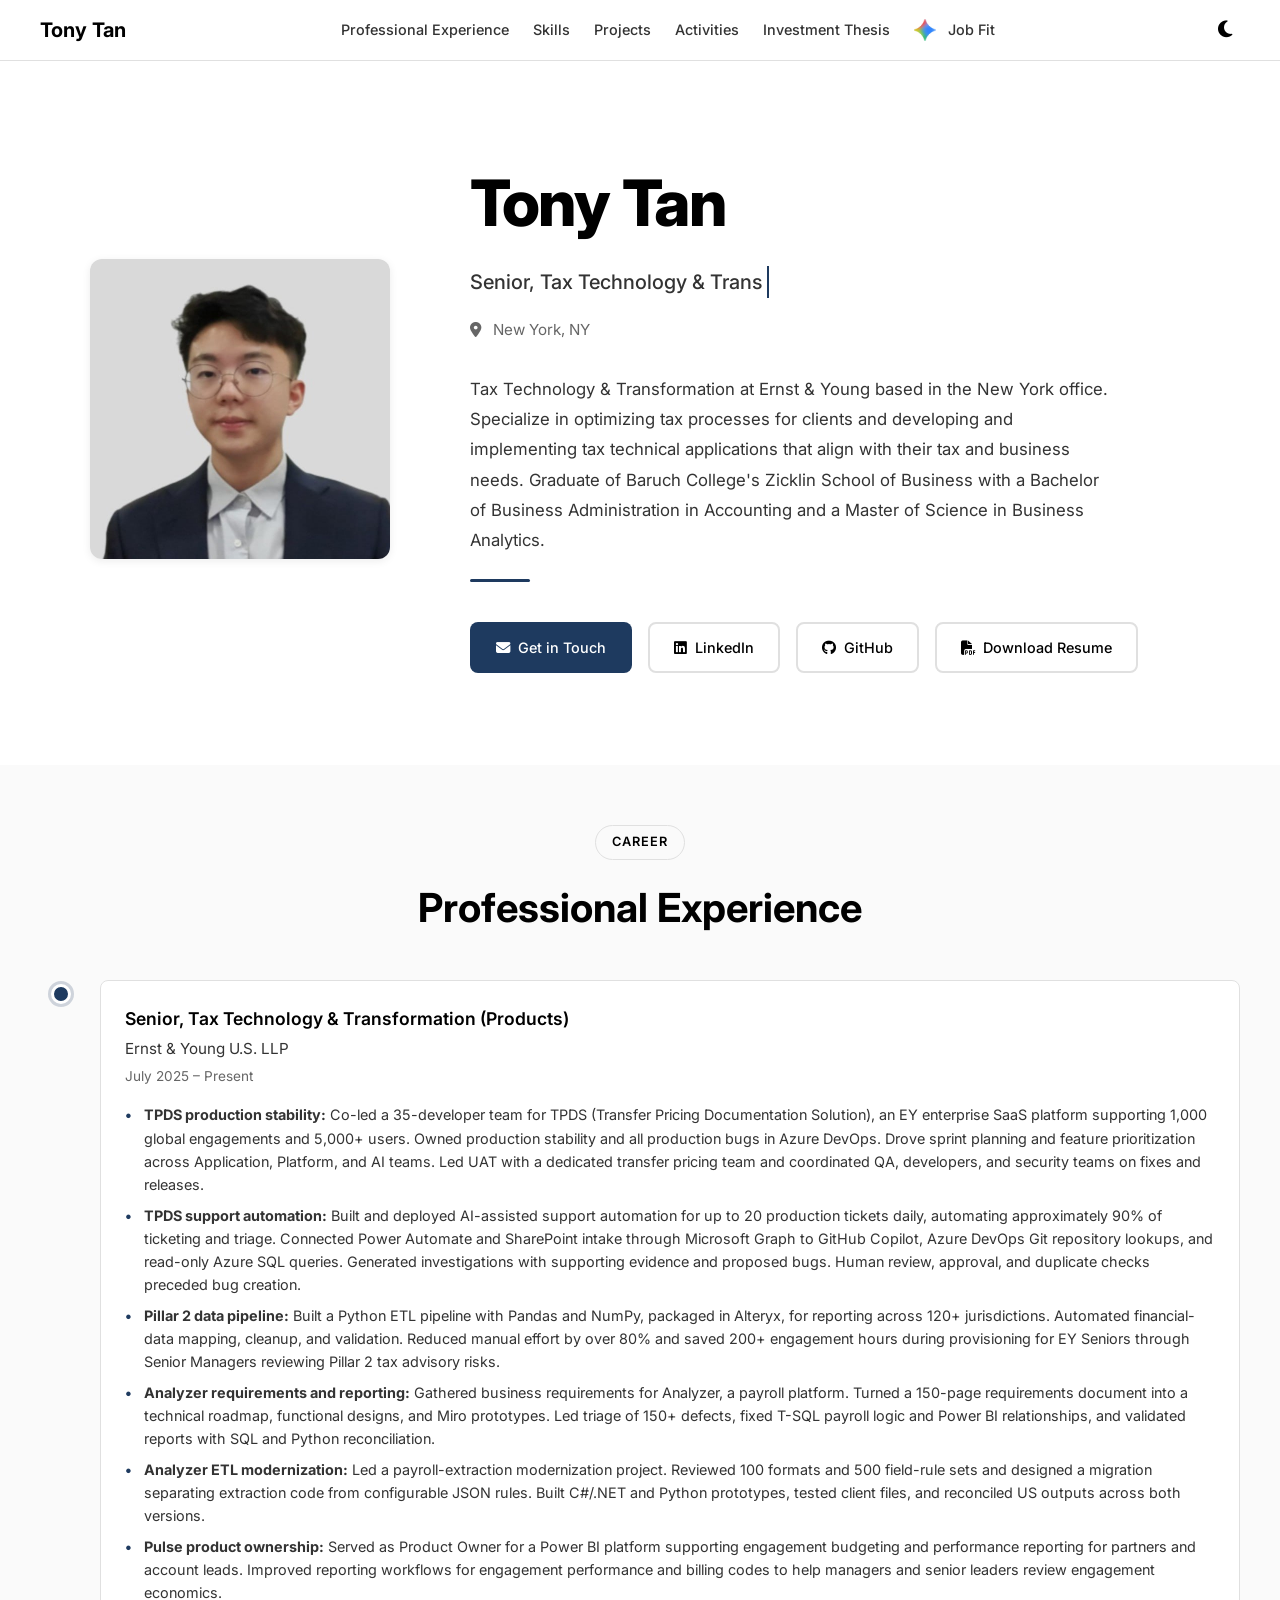
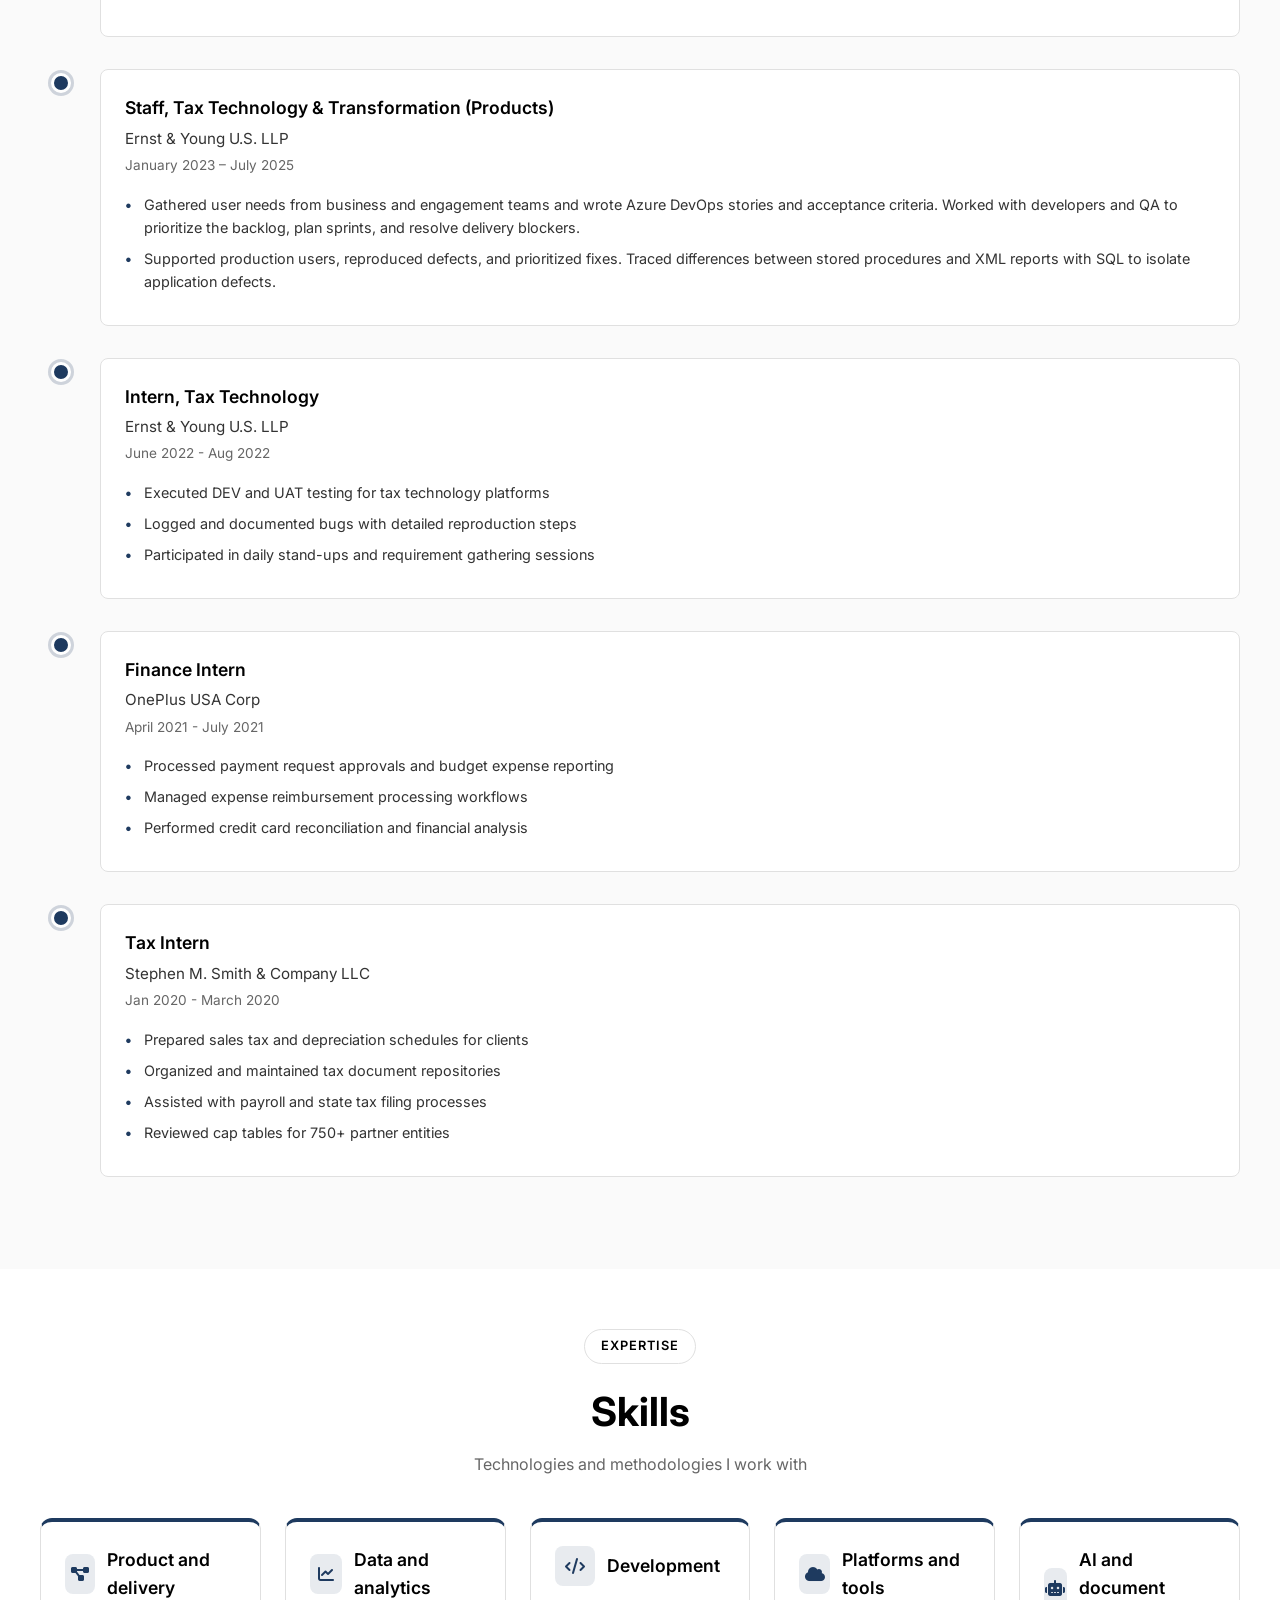
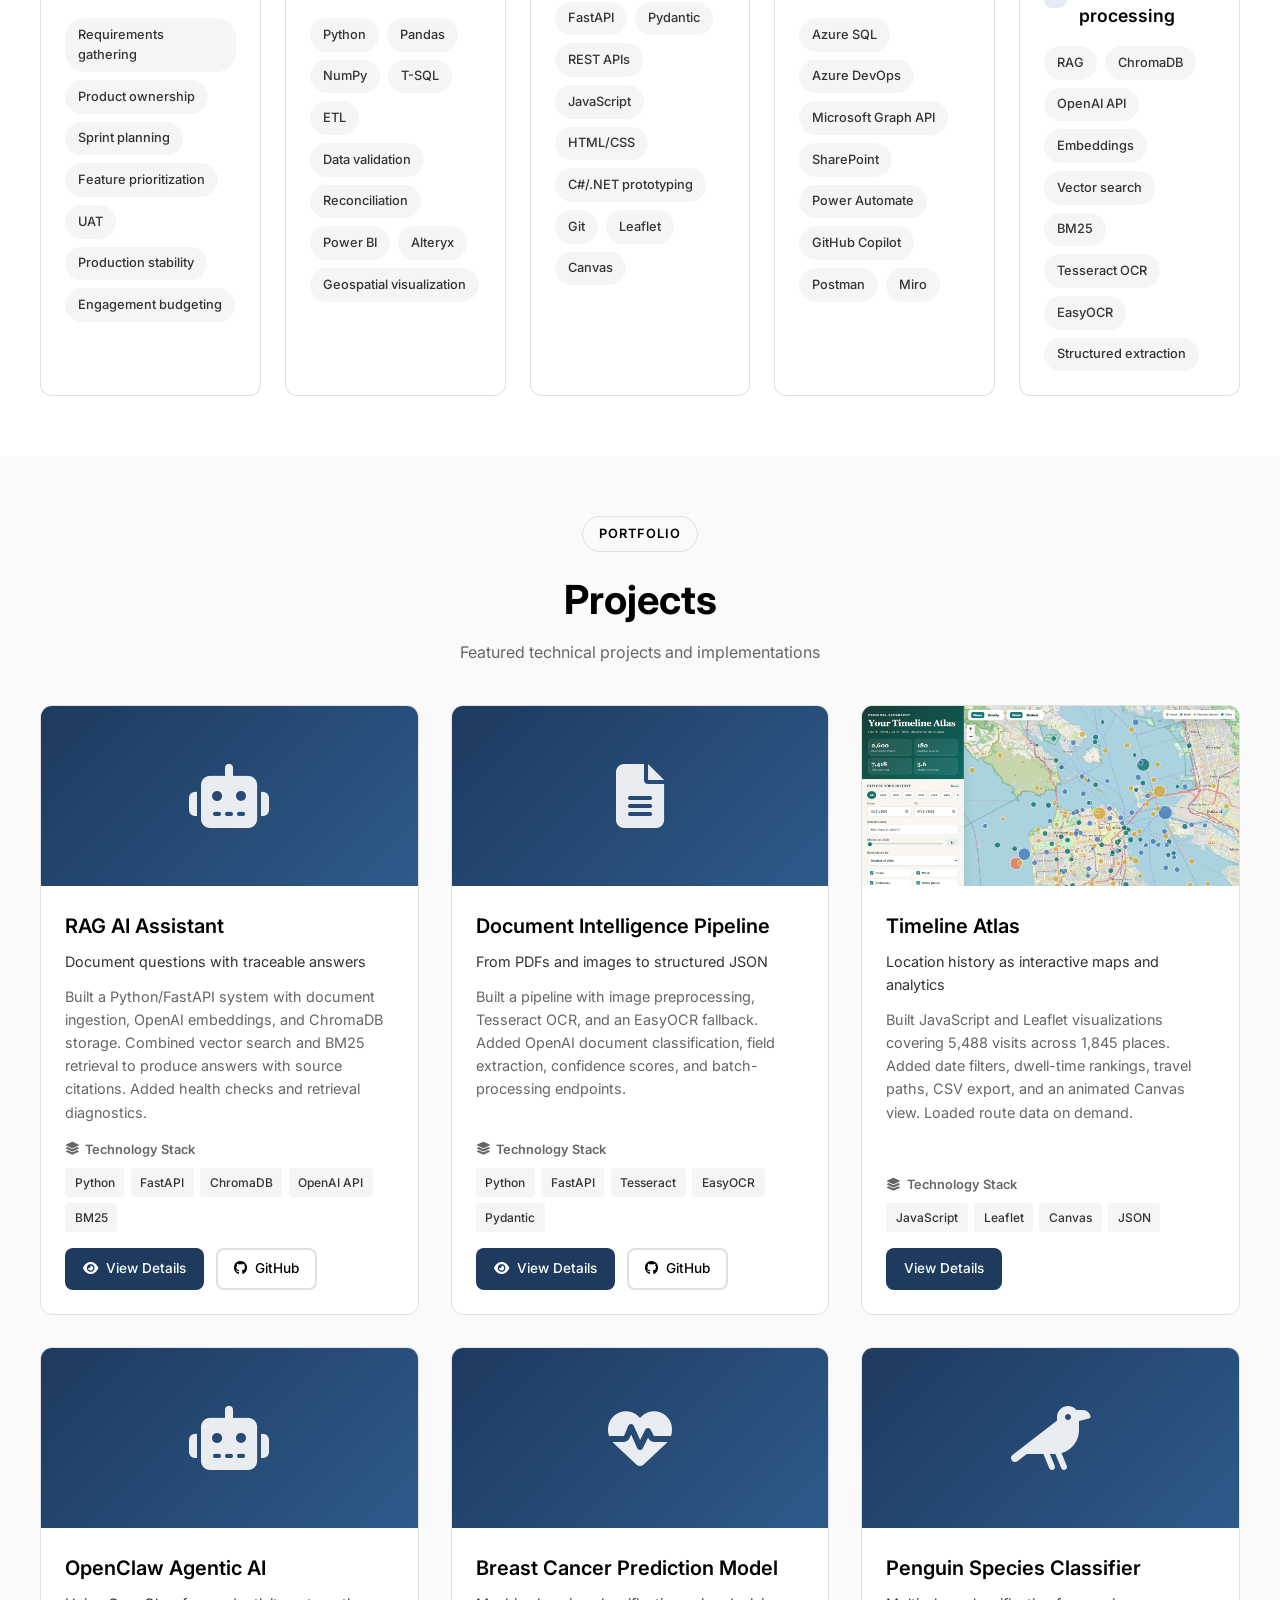
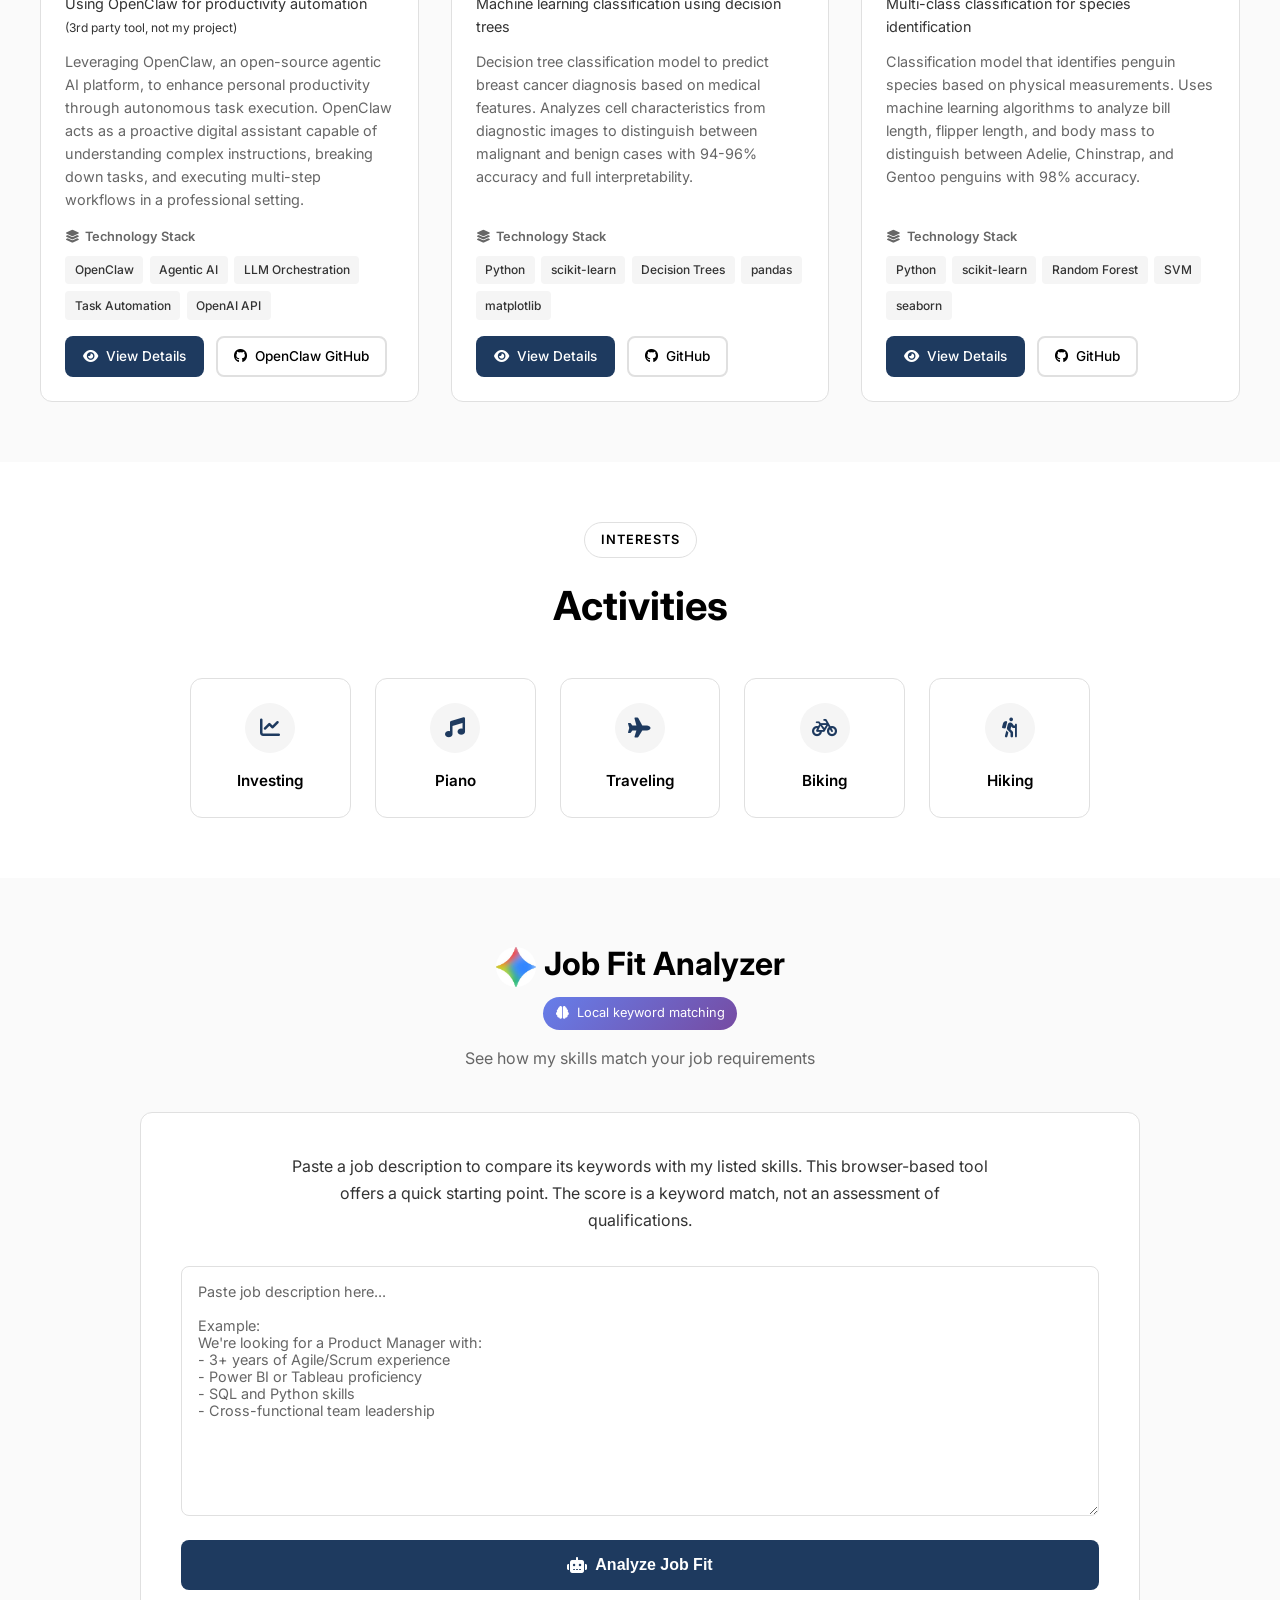
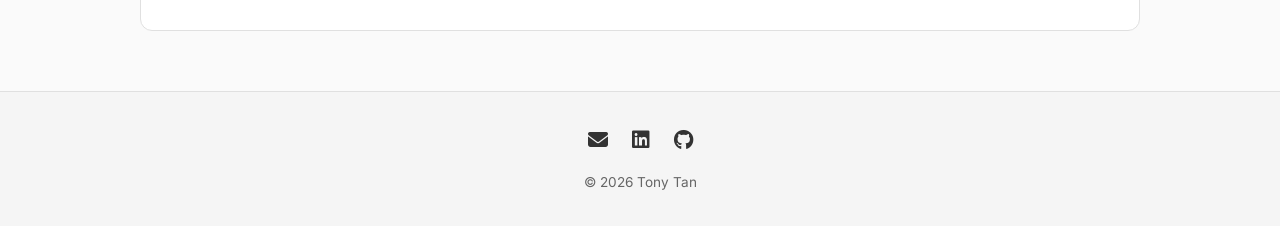
<file: index.html>
<!DOCTYPE html>

<html lang="en">
<head>
<meta charset="utf-8"/>
<meta content="width=device-width, initial-scale=1.0" name="viewport"/>
<title>Tony Tan | Tax Technology &amp; Transformation</title>
<meta content="Tony Tan builds data pipelines, AI-assisted workflows, and tax technology products. Explore EY experience, document AI projects, and Timeline Atlas." name="description"/>
<!-- Fonts -->
<link href="https://fonts.googleapis.com" rel="preconnect"/>
<link crossorigin="" href="https://fonts.gstatic.com" rel="preconnect"/>
<link href="https://fonts.googleapis.com/css2?family=Inter:wght@400;500;600;700&amp;display=swap" rel="stylesheet"/>
<!-- Icons -->
<link href="https://cdnjs.cloudflare.com/ajax/libs/font-awesome/6.4.0/css/all.min.css" rel="stylesheet"/>
<!-- Styles -->
<link href="styles.css" rel="stylesheet"/>
<!-- Google Analytics -->
<script async="" src="https://www.googletagmanager.com/gtag/js?id=G-T041DTFRMN"></script>
<script>
    window.dataLayer = window.dataLayer || [];
    function gtag(){dataLayer.push(arguments);}
    gtag('js', new Date());
    gtag('config', 'G-T041DTFRMN');
  </script>
</head>
<body>
<!-- Loading Screen -->
<div class="loading-screen" id="loading-screen">
<div class="loading-content">
<div class="loading-spinner"></div>
<p class="loading-text">Loading...</p>
</div>
</div>
<!-- Scroll Progress Bar -->
<div class="scroll-progress" id="scroll-progress"></div>
<!-- Navigation -->
<nav class="navbar">
<div class="nav-container">
<a class="nav-logo" href="#home">Tony Tan</a>
<ul class="nav-links" id="nav-links">
<li><a href="#experience">Professional Experience</a></li>
<li><a href="#skills">Skills</a></li>
<li><a href="#projects">Projects</a></li>
<li><a href="#activities">Activities</a></li>
<li><a href="investment-thesis.html">Investment Thesis</a></li>
<li><a href="#analyzer"><img alt="AI" src="ai-icon.jpg" style="width: 22px; height: 22px; border-radius: 50%; margin-right: 0.3rem; vertical-align: middle;"/> Job Fit</a></li>
</ul>
<div class="nav-controls">
<button aria-label="Toggle theme" class="theme-toggle" id="theme-toggle">
<i class="fas fa-moon" id="theme-icon"></i>
</button>
<button aria-label="Toggle menu" class="mobile-menu-btn" id="mobile-menu-btn">
<i class="fas fa-bars"></i>
</button>
</div>
</div>
</nav>
<!-- Hero Section -->
<section class="hero" id="home">
<div class="hero-container">
<div class="hero-image">
<img alt="Tony Tan" src="headshot.jpg"/>
</div>
<div class="hero-content">
<h1 class="hero-title">Tony Tan</h1>
<p class="hero-subtitle">Senior, Tax Technology &amp; Transformation at EY</p>
<p class="hero-location"><i class="fas fa-map-marker-alt"></i> New York, NY</p>
<p class="hero-tagline">Tax Technology &amp; Transformation at Ernst &amp; Young based in the New York office. Specialize in optimizing tax processes for clients and developing and implementing tax technical applications that align with their tax and business needs. Graduate of Baruch College's Zicklin School of Business with a Bachelor of Business Administration in Accounting and a Master of Science in Business Analytics.</p>
<div class="hero-buttons">
<a class="btn btn-primary" href="mailto:Tonytan1999aol@gmail.com">
<i class="fas fa-envelope"></i> Get in Touch
          </a>
<a class="btn btn-outline" href="https://www.linkedin.com/in/tonytan3/" target="_blank">
<i class="fab fa-linkedin"></i> LinkedIn
          </a>
<a class="btn btn-outline" href="https://github.com/TonyTan12" target="_blank">
<i class="fab fa-github"></i> GitHub
          </a>
<a class="btn btn-outline" download="" href="Tony_Tan_Resume.pdf">
<i class="fas fa-file-pdf"></i> Download Resume
          </a>
</div>
</div>
</div>
</section>
<!-- Experience Section -->
<section class="section section-alt" id="experience">
<div class="section-header">
<span style="display: inline-block; padding: 0.4rem 1rem; background: rgba(255,255,255,0.05); border: 1px solid var(--border-color); border-radius: 50px; font-size: 0.8rem; font-weight: 600; color: var(--accent-primary); text-transform: uppercase; letter-spacing: 1px; margin-bottom: 1rem;">Career</span>
<h2 class="section-title" style="font-size: 2.5rem; font-weight: 700;">Professional Experience</h2>
</div>
<div class="experience-container">
<div class="timeline">
<!-- Senior Role -->
<div class="timeline-item">
<div class="timeline-dot"></div>
<div class="timeline-content">
<div class="timeline-header">
<h3 class="timeline-role">Senior, Tax Technology &amp; Transformation (Products)</h3>
<p class="timeline-company">Ernst &amp; Young U.S. LLP</p>
<p class="timeline-dates">July 2025 – Present</p>
</div>
<ul class="timeline-bullets"><li><strong>TPDS production stability:</strong> Co-led a 35-developer team for TPDS (Transfer Pricing Documentation Solution), an EY enterprise SaaS platform supporting 1,000 global engagements and 5,000+ users. Owned production stability and all production bugs in Azure DevOps. Drove sprint planning and feature prioritization across Application, Platform, and AI teams. Led UAT with a dedicated transfer pricing team and coordinated QA, developers, and security teams on fixes and releases.</li><li><strong>TPDS support automation:</strong> Built and deployed AI-assisted support automation for up to 20 production tickets daily, automating approximately 90% of ticketing and triage. Connected Power Automate and SharePoint intake through Microsoft Graph to GitHub Copilot, Azure DevOps Git repository lookups, and read-only Azure SQL queries. Generated investigations with supporting evidence and proposed bugs. Human review, approval, and duplicate checks preceded bug creation.</li><li><strong>Pillar 2 data pipeline:</strong> Built a Python ETL pipeline with Pandas and NumPy, packaged in Alteryx, for reporting across 120+ jurisdictions. Automated financial-data mapping, cleanup, and validation. Reduced manual effort by over 80% and saved 200+ engagement hours during provisioning for EY Seniors through Senior Managers reviewing Pillar 2 tax advisory risks.</li><li><strong>Analyzer requirements and reporting:</strong> Gathered business requirements for Analyzer, a payroll platform. Turned a 150-page requirements document into a technical roadmap, functional designs, and Miro prototypes. Led triage of 150+ defects, fixed T-SQL payroll logic and Power BI relationships, and validated reports with SQL and Python reconciliation.</li><li><strong>Analyzer ETL modernization:</strong> Led a payroll-extraction modernization project. Reviewed 100 formats and 500 field-rule sets and designed a migration separating extraction code from configurable JSON rules. Built C#/.NET and Python prototypes, tested client files, and reconciled US outputs across both versions.</li><li><strong>Pulse product ownership:</strong> Served as Product Owner for a Power BI platform supporting engagement budgeting and performance reporting for partners and account leads. Improved reporting workflows for engagement performance and billing codes to help managers and senior leaders review engagement economics.</li></ul>
</div>
</div>
<!-- Staff Role -->
<div class="timeline-item">
<div class="timeline-dot"></div>
<div class="timeline-content">
<div class="timeline-header">
<h3 class="timeline-role">Staff, Tax Technology &amp; Transformation (Products)</h3>
<p class="timeline-company">Ernst &amp; Young U.S. LLP</p>
<p class="timeline-dates">January 2023 – July 2025</p>
</div>
<ul class="timeline-bullets"><li>Gathered user needs from business and engagement teams and wrote Azure DevOps stories and acceptance criteria. Worked with developers and QA to prioritize the backlog, plan sprints, and resolve delivery blockers.</li><li>Supported production users, reproduced defects, and prioritized fixes. Traced differences between stored procedures and XML reports with SQL to isolate application defects.</li></ul>
</div>
</div>
<!-- Intern Role -->
<div class="timeline-item">
<div class="timeline-dot"></div>
<div class="timeline-content">
<div class="timeline-header">
<h3 class="timeline-role">Intern, Tax Technology</h3>
<p class="timeline-company">Ernst &amp; Young U.S. LLP</p>
<p class="timeline-dates">June 2022 - Aug 2022</p>
</div>
<ul class="timeline-bullets">
<li>Executed DEV and UAT testing for tax technology platforms</li>
<li>Logged and documented bugs with detailed reproduction steps</li>
<li>Participated in daily stand-ups and requirement gathering sessions</li>
</ul>
</div>
</div>
<!-- OnePlus -->
<div class="timeline-item">
<div class="timeline-dot"></div>
<div class="timeline-content">
<div class="timeline-header">
<h3 class="timeline-role">Finance Intern</h3>
<p class="timeline-company">OnePlus USA Corp</p>
<p class="timeline-dates">April 2021 - July 2021</p>
</div>
<ul class="timeline-bullets">
<li>Processed payment request approvals and budget expense reporting</li>
<li>Managed expense reimbursement processing workflows</li>
<li>Performed credit card reconciliation and financial analysis</li>
</ul>
</div>
</div>
<!-- Smith & Company -->
<div class="timeline-item">
<div class="timeline-dot"></div>
<div class="timeline-content">
<div class="timeline-header">
<h3 class="timeline-role">Tax Intern</h3>
<p class="timeline-company">Stephen M. Smith &amp; Company LLC</p>
<p class="timeline-dates">Jan 2020 - March 2020</p>
</div>
<ul class="timeline-bullets">
<li>Prepared sales tax and depreciation schedules for clients</li>
<li>Organized and maintained tax document repositories</li>
<li>Assisted with payroll and state tax filing processes</li>
<li>Reviewed cap tables for 750+ partner entities</li>
</ul>
</div>
</div>
</div>
</div>
</section>
<!-- Skills Section -->
<section class="section" id="skills">
<div class="section-header">
<span style="display: inline-block; padding: 0.4rem 1rem; background: rgba(255,255,255,0.05); border: 1px solid var(--border-color); border-radius: 50px; font-size: 0.8rem; font-weight: 600; color: var(--accent-primary); text-transform: uppercase; letter-spacing: 1px; margin-bottom: 1rem;">Expertise</span>
<h2 class="section-title" style="font-size: 2.5rem; font-weight: 700;">Skills</h2>
<p class="section-subtitle">Technologies and methodologies I work with</p>
</div>
<div class="skills-container">
<div class="skills-grid">
<!-- Methodologies -->
<div class="skill-card skill-card-methodologies">
<div class="skill-header">
<div class="skill-icon-wrapper">
<i class="fas fa-project-diagram skill-icon"></i>
</div>
<h3 class="skill-title">Product and delivery</h3>
</div>
<div class="skill-tags"><span class="skill-tag">Requirements gathering</span><span class="skill-tag">Product ownership</span><span class="skill-tag">Sprint planning</span><span class="skill-tag">Feature prioritization</span><span class="skill-tag">UAT</span><span class="skill-tag">Production stability</span><span class="skill-tag">Engagement budgeting</span></div>
</div>
<!-- Data & Analytics -->
<div class="skill-card skill-card-data">
<div class="skill-header">
<div class="skill-icon-wrapper">
<i class="fas fa-chart-line skill-icon"></i>
</div>
<h3 class="skill-title">Data and analytics</h3>
</div>
<div class="skill-tags"><span class="skill-tag">Python</span><span class="skill-tag">Pandas</span><span class="skill-tag">NumPy</span><span class="skill-tag">T-SQL</span><span class="skill-tag">ETL</span><span class="skill-tag">Data validation</span><span class="skill-tag">Reconciliation</span><span class="skill-tag">Power BI</span><span class="skill-tag">Alteryx</span><span class="skill-tag">Geospatial visualization</span></div>
</div>
<!-- Development -->
<div class="skill-card skill-card-dev">
<div class="skill-header">
<div class="skill-icon-wrapper">
<i class="fas fa-code skill-icon"></i>
</div>
<h3 class="skill-title">Development</h3>
</div>
<div class="skill-tags"><span class="skill-tag">FastAPI</span><span class="skill-tag">Pydantic</span><span class="skill-tag">REST APIs</span><span class="skill-tag">JavaScript</span><span class="skill-tag">HTML/CSS</span><span class="skill-tag">C#/.NET prototyping</span><span class="skill-tag">Git</span><span class="skill-tag">Leaflet</span><span class="skill-tag">Canvas</span></div>
</div>
<!-- Cloud & Tools -->
<div class="skill-card skill-card-cloud">
<div class="skill-header">
<div class="skill-icon-wrapper">
<i class="fas fa-cloud skill-icon"></i>
</div>
<h3 class="skill-title">Platforms and tools</h3>
</div>
<div class="skill-tags"><span class="skill-tag">Azure SQL</span><span class="skill-tag">Azure DevOps</span><span class="skill-tag">Microsoft Graph API</span><span class="skill-tag">SharePoint</span><span class="skill-tag">Power Automate</span><span class="skill-tag">GitHub Copilot</span><span class="skill-tag">Postman</span><span class="skill-tag">Miro</span></div>
</div>
<!-- AI & RAG -->
<div class="skill-card skill-card-ai">
<div class="skill-header">
<div class="skill-icon-wrapper">
<i class="fas fa-robot skill-icon"></i>
</div>
<h3 class="skill-title">AI and document processing</h3>
</div>
<div class="skill-tags"><span class="skill-tag">RAG</span><span class="skill-tag">ChromaDB</span><span class="skill-tag">OpenAI API</span><span class="skill-tag">Embeddings</span><span class="skill-tag">Vector search</span><span class="skill-tag">BM25</span><span class="skill-tag">Tesseract OCR</span><span class="skill-tag">EasyOCR</span><span class="skill-tag">Structured extraction</span></div>
</div>
</div>
</div>
</section>
<!-- Projects Section -->
<section class="section section-alt" id="projects">
<div class="section-header">
<span style="display: inline-block; padding: 0.4rem 1rem; background: rgba(255,255,255,0.05); border: 1px solid var(--border-color); border-radius: 50px; font-size: 0.8rem; font-weight: 600; color: var(--accent-primary); text-transform: uppercase; letter-spacing: 1px; margin-bottom: 1rem;">Portfolio</span>
<h2 class="section-title" style="font-size: 2.5rem; font-weight: 700;">Projects</h2>
<p class="section-subtitle">Featured technical projects and implementations</p>
</div>
<div class="projects-container">
<div class="projects-grid">
<!-- RAG -->
<div class="project-card">
<div class="project-image project-image-rag" style="background: linear-gradient(135deg, #1e3a5f 0%, #2d5a8a 100%);">
<i class="fas fa-robot" style="font-size: 4rem; color: rgba(255,255,255,0.9);"></i>
</div>
<div class="project-content">
<h3 class="project-title">RAG AI Assistant</h3>
<p class="project-subtitle">Document questions with traceable answers</p>
<p class="project-description">Built a Python/FastAPI system with document ingestion, OpenAI embeddings, and ChromaDB storage. Combined vector search and BM25 retrieval to produce answers with source citations. Added health checks and retrieval diagnostics.</p>
<div class="tech-stack-inline">
<div class="tech-stack-label"><i class="fas fa-layer-group"></i> Technology Stack</div>
<div class="tech-stack-tags"><span class="tech-tag-inline">Python</span><span class="tech-tag-inline">FastAPI</span><span class="tech-tag-inline">ChromaDB</span><span class="tech-tag-inline">OpenAI API</span><span class="tech-tag-inline">BM25</span></div>
</div>
<div class="project-links">
<a class="btn btn-primary btn-sm" href="rag-ai-assistant.html">
<i class="fas fa-eye"></i> View Details
              </a>
<a class="btn btn-outline btn-sm" href="https://github.com/TonyTan12/rag-ai-assistant" target="_blank">
<i class="fab fa-github"></i> GitHub
              </a>
</div>
</div>
</div>
<!-- Document Intelligence -->
<div class="project-card">
<div class="project-image project-image-doc" style="background: linear-gradient(135deg, #1e3a5f 0%, #2d5a8a 100%);">
<i class="fas fa-file-alt" style="font-size: 4rem; color: rgba(255,255,255,0.9);"></i>
</div>
<div class="project-content">
<h3 class="project-title">Document Intelligence Pipeline</h3>
<p class="project-subtitle">From PDFs and images to structured JSON</p>
<p class="project-description">Built a pipeline with image preprocessing, Tesseract OCR, and an EasyOCR fallback. Added OpenAI document classification, field extraction, confidence scores, and batch-processing endpoints.</p>
<div class="tech-stack-inline">
<div class="tech-stack-label"><i class="fas fa-layer-group"></i> Technology Stack</div>
<div class="tech-stack-tags"><span class="tech-tag-inline">Python</span><span class="tech-tag-inline">FastAPI</span><span class="tech-tag-inline">Tesseract</span><span class="tech-tag-inline">EasyOCR</span><span class="tech-tag-inline">Pydantic</span></div>
</div>
<div class="project-links">
<a class="btn btn-primary btn-sm" href="document-intelligence.html">
<i class="fas fa-eye"></i> View Details
              </a>
<a class="btn btn-outline btn-sm" href="https://github.com/TonyTan12/document-intelligence-pipeline" target="_blank">
<i class="fab fa-github"></i> GitHub
              </a>
</div>
</div>
</div><div class="project-card">
<div class="project-image project-image-doc" style="background: linear-gradient(135deg, #1e3a5f 0%, #2d5a8a 100%);"><img alt="Timeline Atlas map preview using illustrative data" loading="lazy" src="assets/timeline-atlas-map.jpg" style="width:100%;height:100%;object-fit:cover;object-position:top"/></div>
<div class="project-content">
<h3 class="project-title">Timeline Atlas</h3>
<p class="project-subtitle">Location history as interactive maps and analytics</p>
<p class="project-description">Built JavaScript and Leaflet visualizations covering 5,488 visits across 1,845 places. Added date filters, dwell-time rankings, travel paths, CSV export, and an animated Canvas view. Loaded route data on demand.</p>
<div class="tech-stack-inline">
<div class="tech-stack-label"><i class="fas fa-layer-group"></i> Technology Stack</div>
<div class="tech-stack-tags"><span class="tech-tag-inline">JavaScript</span><span class="tech-tag-inline">Leaflet</span><span class="tech-tag-inline">Canvas</span><span class="tech-tag-inline">JSON</span></div>
</div>
<div class="project-links"><a class="btn btn-primary btn-sm" href="timeline-atlas.html">View Details</a></div>
</div>
</div>
<!-- OpenClaw Agentic AI -->
<div class="project-card">
<div class="project-image" style="background: linear-gradient(135deg, #1e3a5f 0%, #2d5a8a 100%);">
<i class="fas fa-robot" style="font-size: 4rem; color: rgba(255,255,255,0.9);"></i>
</div>
<div class="project-content">
<h3 class="project-title">OpenClaw Agentic AI</h3>
<p class="project-subtitle">Using OpenClaw for productivity automation <small style="color: var(--text-secondary);">(3rd party tool, not my project)</small></p>
<p class="project-description">
              Leveraging OpenClaw, an open-source agentic AI platform, to enhance personal productivity 
              through autonomous task execution. OpenClaw acts as a proactive digital assistant capable 
              of understanding complex instructions, breaking down tasks, and executing multi-step workflows 
              in a professional setting.
            </p>
<div class="tech-stack-inline">
<div class="tech-stack-label"><i class="fas fa-layer-group"></i> Technology Stack</div>
<div class="tech-stack-tags">
<span class="tech-tag-inline">OpenClaw</span>
<span class="tech-tag-inline">Agentic AI</span>
<span class="tech-tag-inline">LLM Orchestration</span>
<span class="tech-tag-inline">Task Automation</span>
<span class="tech-tag-inline">OpenAI API</span>
</div>
</div>
<div class="project-links">
<a class="btn btn-primary btn-sm" href="ai-portfolio.html">
<i class="fas fa-eye"></i> View Details
              </a>
<a class="btn btn-outline btn-sm" href="https://github.com/openclaw/openclaw" target="_blank">
<i class="fab fa-github"></i> OpenClaw GitHub
              </a>
</div>
</div>
</div>
<!-- Breast Cancer Prediction -->
<div class="project-card">
<div class="project-image" style="background: linear-gradient(135deg, #1e3a5f 0%, #2d5a8a 100%);">
<i class="fas fa-heartbeat" style="font-size: 4rem; color: rgba(255,255,255,0.9);"></i>
</div>
<div class="project-content">
<h3 class="project-title">Breast Cancer Prediction Model</h3>
<p class="project-subtitle">Machine learning classification using decision trees</p>
<p class="project-description">
              Decision tree classification model to predict breast cancer diagnosis based on medical features. 
              Analyzes cell characteristics from diagnostic images to distinguish between malignant and benign 
              cases with 94-96% accuracy and full interpretability.
            </p>
<div class="tech-stack-inline">
<div class="tech-stack-label"><i class="fas fa-layer-group"></i> Technology Stack</div>
<div class="tech-stack-tags">
<span class="tech-tag-inline">Python</span>
<span class="tech-tag-inline">scikit-learn</span>
<span class="tech-tag-inline">Decision Trees</span>
<span class="tech-tag-inline">pandas</span>
<span class="tech-tag-inline">matplotlib</span>
</div>
</div>
<div class="project-links">
<a class="btn btn-primary btn-sm" href="breast-cancer-prediction.html">
<i class="fas fa-eye"></i> View Details
              </a>
<a class="btn btn-outline btn-sm" href="https://github.com/TonyTan12/breast-cancer-prediction" target="_blank">
<i class="fab fa-github"></i> GitHub
              </a>
</div>
</div>
</div>
<!-- Penguin Species Classifier -->
<div class="project-card">
<div class="project-image" style="background: linear-gradient(135deg, #1e3a5f 0%, #2d5a8a 100%);">
<i class="fas fa-crow" style="font-size: 4rem; color: rgba(255,255,255,0.9);"></i>
</div>
<div class="project-content">
<h3 class="project-title">Penguin Species Classifier</h3>
<p class="project-subtitle">Multi-class classification for species identification</p>
<p class="project-description">
              Classification model that identifies penguin species based on physical measurements. 
              Uses machine learning algorithms to analyze bill length, flipper length, and body mass 
              to distinguish between Adelie, Chinstrap, and Gentoo penguins with 98% accuracy.
            </p>
<div class="tech-stack-inline">
<div class="tech-stack-label"><i class="fas fa-layer-group"></i> Technology Stack</div>
<div class="tech-stack-tags">
<span class="tech-tag-inline">Python</span>
<span class="tech-tag-inline">scikit-learn</span>
<span class="tech-tag-inline">Random Forest</span>
<span class="tech-tag-inline">SVM</span>
<span class="tech-tag-inline">seaborn</span>
</div>
</div>
<div class="project-links">
<a class="btn btn-primary btn-sm" href="penguin-classifier.html">
<i class="fas fa-eye"></i> View Details
              </a>
<a class="btn btn-outline btn-sm" href="https://github.com/TonyTan12/penguin-classification" target="_blank">
<i class="fab fa-github"></i> GitHub
              </a>
</div>
</div>
</div>
</div>
</div>
</section>
<!-- Activities Section -->
<section class="section" id="activities">
<div class="section-header">
<span style="display: inline-block; padding: 0.4rem 1rem; background: rgba(255,255,255,0.05); border: 1px solid var(--border-color); border-radius: 50px; font-size: 0.8rem; font-weight: 600; color: var(--accent-primary); text-transform: uppercase; letter-spacing: 1px; margin-bottom: 1rem;">Interests</span>
<h2 class="section-title" style="font-size: 2.5rem; font-weight: 700;">Activities</h2>
</div>
<div class="activities-container">
<div class="activities-grid">
<div class="activity-card">
<div class="activity-icon">
<i class="fas fa-chart-line"></i>
</div>
<h3 class="activity-title">Investing</h3>
</div>
<div class="activity-card">
<div class="activity-icon">
<i class="fas fa-music"></i>
</div>
<h3 class="activity-title">Piano</h3>
</div>
<div class="activity-card">
<div class="activity-icon">
<i class="fas fa-plane"></i>
</div>
<h3 class="activity-title">Traveling</h3>
</div>
<div class="activity-card">
<div class="activity-icon">
<i class="fas fa-bicycle"></i>
</div>
<h3 class="activity-title">Biking</h3>
</div>
<div class="activity-card">
<div class="activity-icon">
<i class="fas fa-hiking"></i>
</div>
<h3 class="activity-title">Hiking</h3>
</div>
</div>
</div>
</section>
<!-- AI Job Fit Section -->
<section class="section section-alt" id="analyzer">
<div class="section-header">
<h2 class="section-title"><img alt="AI" src="ai-icon.jpg" style="width: 40px; height: 40px; margin-right: 0.5rem; vertical-align: middle; border-radius: 50%;"/>Job Fit Analyzer</h2>
<div style="margin-top: 0.5rem;">
<span style="display: inline-flex; align-items: center; gap: 0.5rem; padding: 0.4rem 0.8rem; background: linear-gradient(135deg, #667eea 0%, #764ba2 100%); border-radius: 20px; color: white; font-size: 0.8rem;">
<i class="fas fa-brain"></i>
<span>Local keyword matching</span>
</span>
</div>
<p class="section-subtitle" style="margin-top: 1rem;">See how my skills match your job requirements</p>
</div>
<div class="analyzer-container">
<div class="analyzer-box">
<div class="analyzer-description">
<p>Paste a job description to compare its keywords with my listed skills. This browser-based tool offers a quick starting point. The score is a keyword match, not an assessment of qualifications.</p>
</div>
<div class="analyzer-input-area">
<textarea class="analyzer-textarea" id="job-input" placeholder="Paste job description here...

Example:
We're looking for a Product Manager with:
- 3+ years of Agile/Scrum experience
- Power BI or Tableau proficiency
- SQL and Python skills
- Cross-functional team leadership"></textarea>
</div>
<button class="analyze-btn" id="analyze-btn">
<i class="fas fa-robot"></i> Analyze Job Fit
        </button>
<div class="analyzer-result" id="analyzer-result"></div>
</div>
</div>
</section>
<!-- Footer -->
<footer class="footer">
<div class="footer-content">
<div class="footer-links">
<a aria-label="Email" href="mailto:Tonytan1999aol@gmail.com">
<i class="fas fa-envelope"></i>
</a>
<a aria-label="LinkedIn" href="https://www.linkedin.com/in/tonytan3/" target="_blank">
<i class="fab fa-linkedin"></i>
</a>
<a aria-label="GitHub" href="https://github.com/TonyTan12" target="_blank">
<i class="fab fa-github"></i>
</a>
</div>
<p class="footer-copyright">© 2026 Tony Tan</p>
</div>
</footer>
<!-- Scripts -->
<script src="script.js"></script>
</body>
</html>
</file>
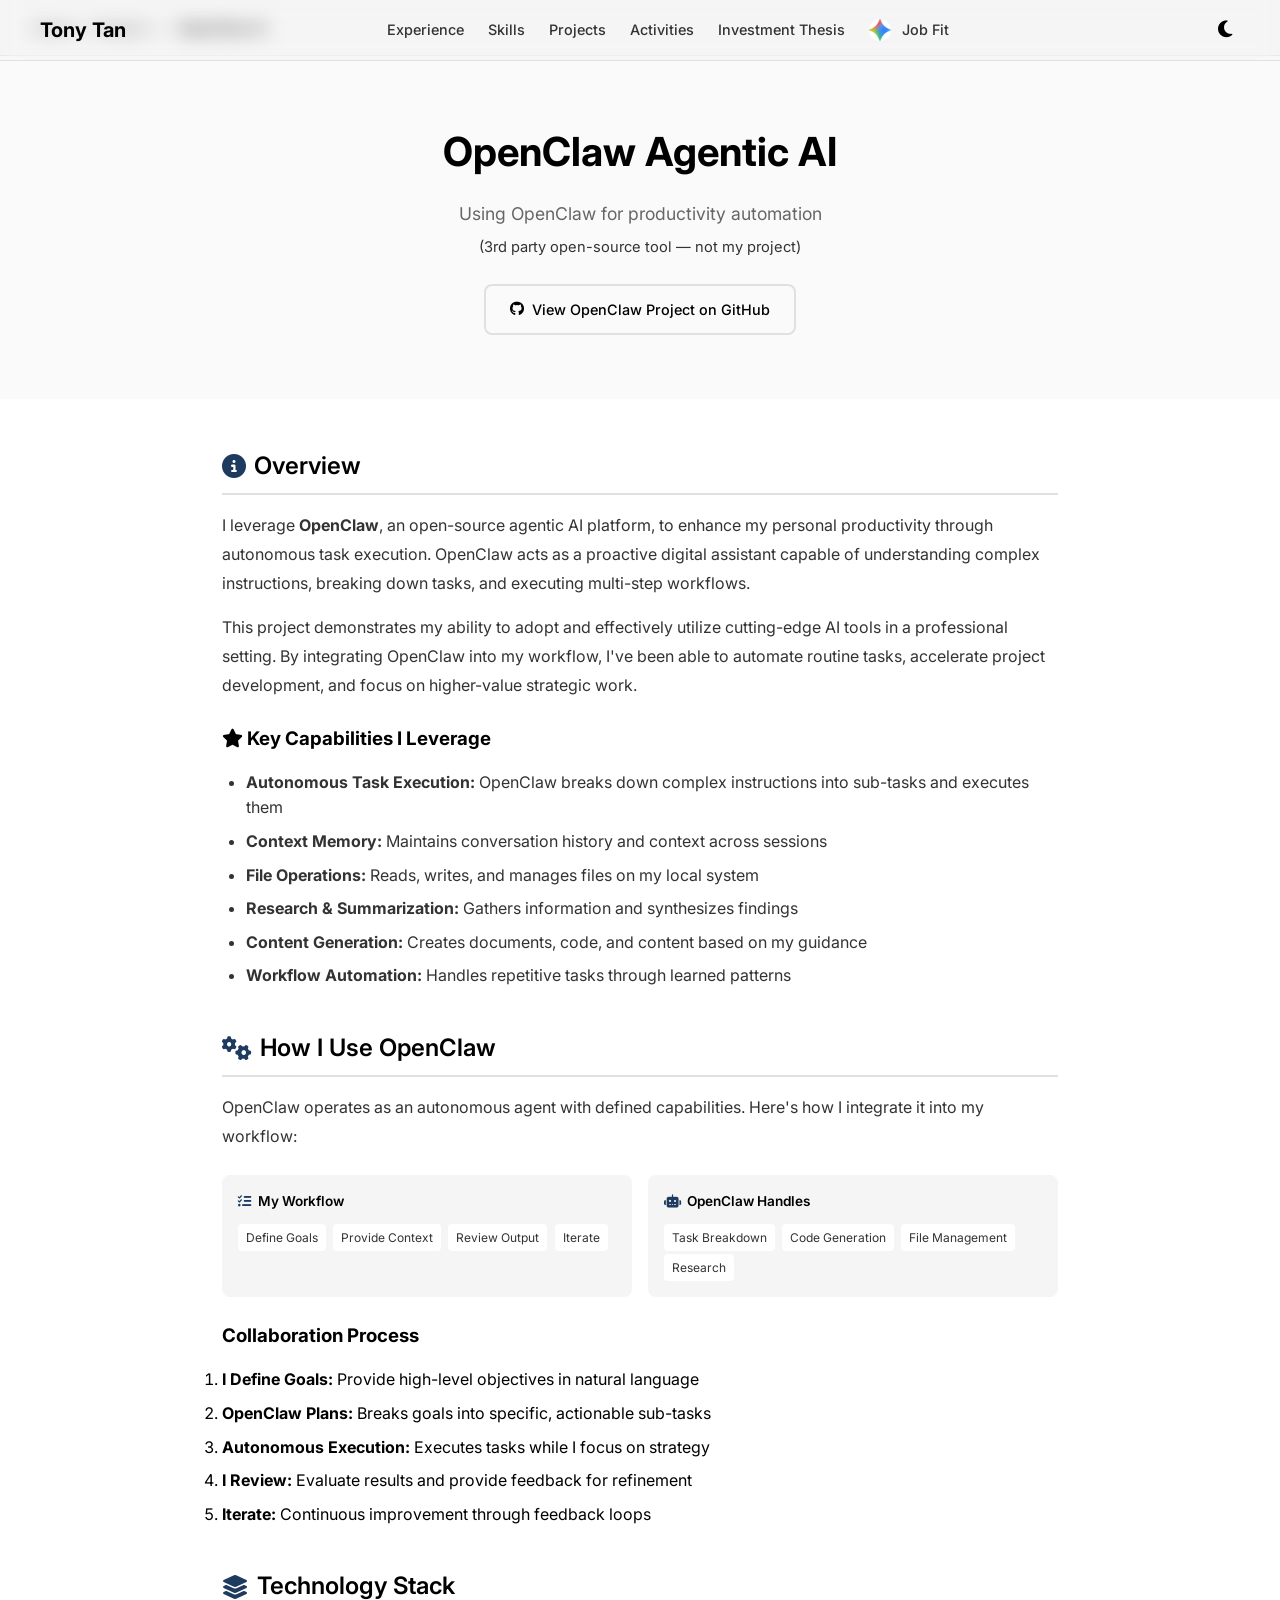
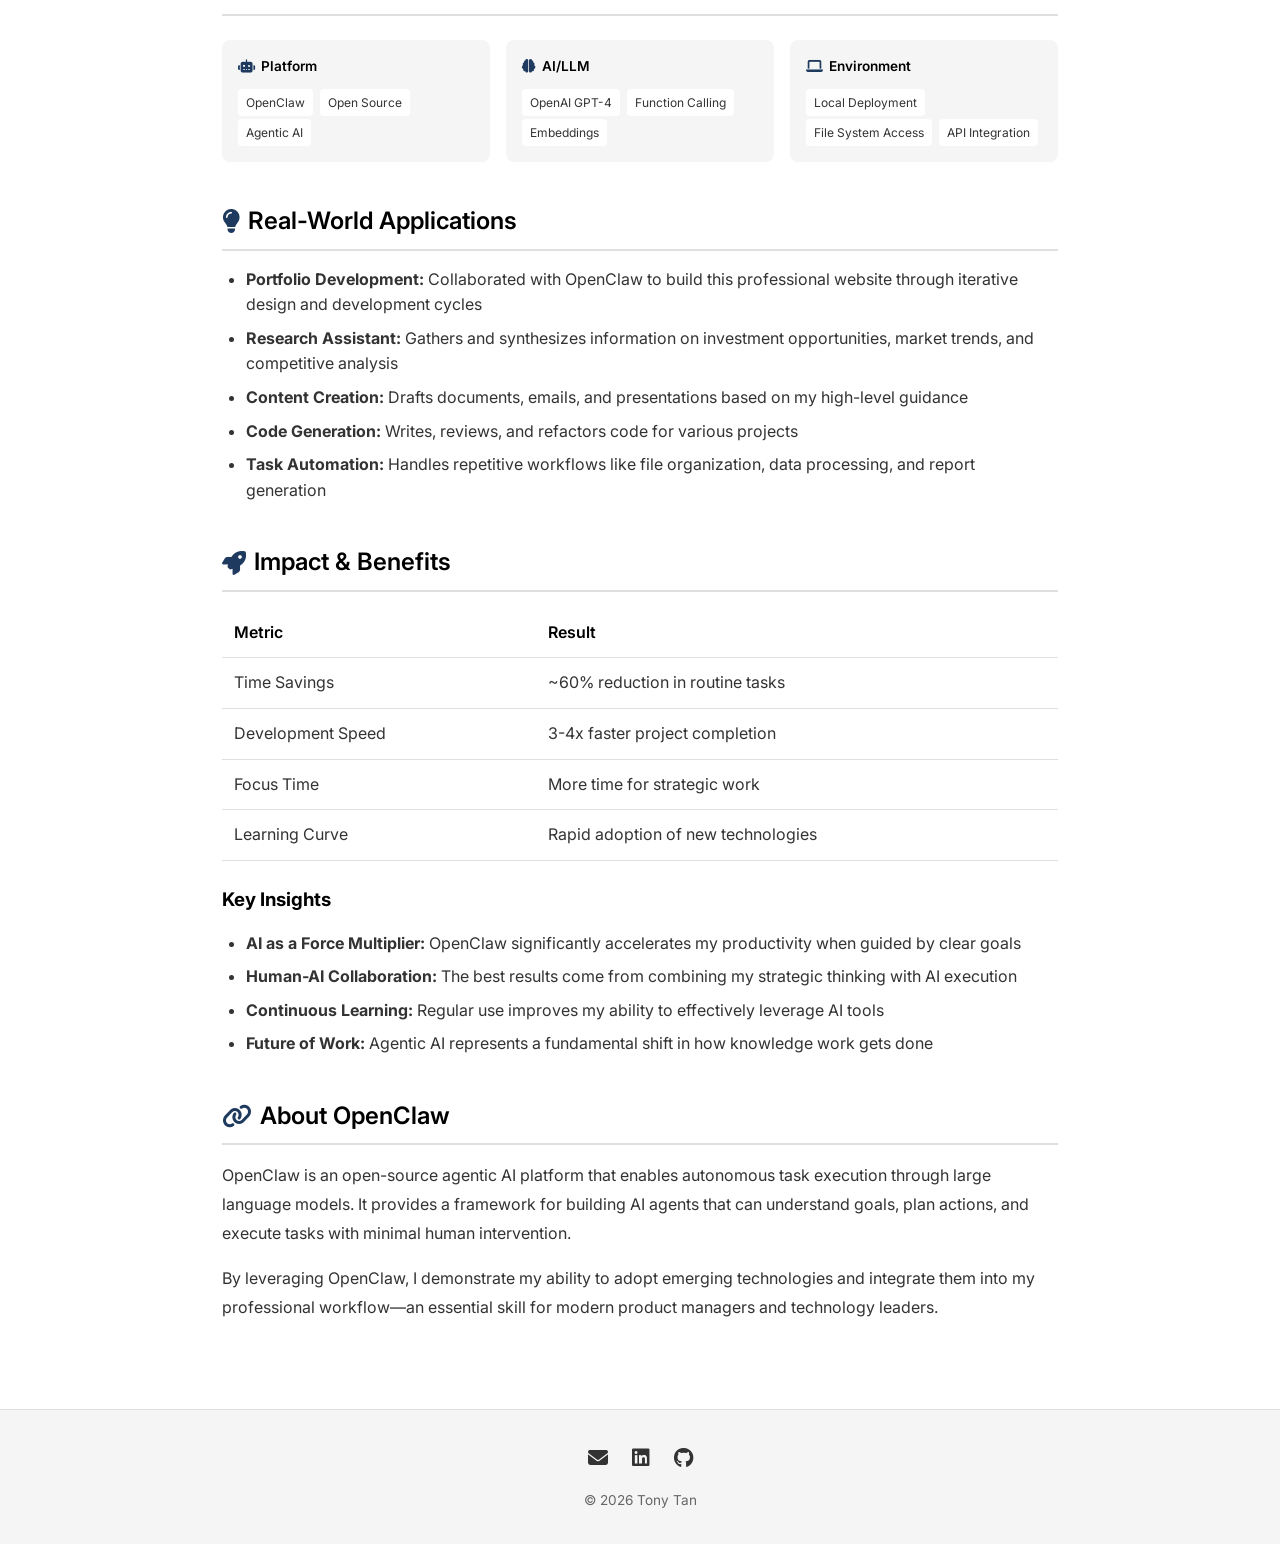
<file: ai-portfolio.html>
<!DOCTYPE html>
<html lang="en">
<head>
  <meta charset="UTF-8">
  <meta name="viewport" content="width=device-width, initial-scale=1.0">
  <title>OpenClaw Agentic AI | Tony Tan</title>
  <meta name="description" content="OpenClaw Agentic AI - Open-source AI agent platform for productivity automation by Tony Tan">
  
  <link rel="preconnect" href="https://fonts.googleapis.com">
  <link rel="preconnect" href="https://fonts.gstatic.com" crossorigin>
  <link href="https://fonts.googleapis.com/css2?family=Inter:wght@400;500;600;700&display=swap" rel="stylesheet">
  <link rel="stylesheet" href="https://cdnjs.cloudflare.com/ajax/libs/font-awesome/6.4.0/css/all.min.css">
  <link rel="stylesheet" href="styles.css">
  <!-- Google Analytics -->
  <script async src="https://www.googletagmanager.com/gtag/js?id=G-T041DTFRMN"></script>
  <script>
    window.dataLayer = window.dataLayer || [];
    function gtag(){dataLayer.push(arguments);}
    gtag('js', new Date());
    gtag('config', 'G-T041DTFRMN');
  </script>
</head>
<body>
  <div class="loading-screen" id="loading-screen">
    <div class="loading-content">
      <div class="loading-spinner"></div>
      <p class="loading-text">Loading...</p>
    </div>
  </div>
  <div class="scroll-progress" id="scroll-progress"></div>
  
  <nav class="navbar">
    <div class="nav-container">
      <a href="index.html" class="nav-logo">Tony Tan</a>
      <ul class="nav-links" id="nav-links">
        <li><a href="index.html#experience">Experience</a></li>
        <li><a href="index.html#skills">Skills</a></li>
        <li><a href="index.html#projects">Projects</a></li>
        <li><a href="index.html#activities">Activities</a></li>
        <li><a href="investment-thesis.html">Investment Thesis</a></li>
        <li><a href="index.html#analyzer"><img src="ai-icon.jpg" alt="AI" style="width: 22px; height: 22px; border-radius: 50%; margin-right: 0.3rem; vertical-align: middle;"> Job Fit</a></li>
      </ul>
      <div class="nav-controls">
        <button class="theme-toggle" id="theme-toggle" aria-label="Toggle theme"><i class="fas fa-moon" id="theme-icon"></i></button>
        <button class="mobile-menu-btn" id="mobile-menu-btn" aria-label="Toggle menu"><i class="fas fa-bars"></i></button>
      </div>
    </div>
  </nav>
  
  <div class="breadcrumb">
    <a href="index.html">Home</a><span>/</span><a href="index.html#projects">Projects</a><span>/</span><span class="current">OpenClaw AI</span>
  </div>
  
  <header class="project-detail-header">
    <h1 class="project-detail-title">OpenClaw Agentic AI</h1>
    <p class="project-detail-subtitle">Using OpenClaw for productivity automation <small style="color: var(--text-secondary); display: block; margin-top: 0.5rem;">(3rd party open-source tool — not my project)</small></p>
    <div style="margin-top: 1.5rem;">
      <a href="https://github.com/openclaw/openclaw" target="_blank" class="btn btn-outline">
        <i class="fab fa-github"></i> View OpenClaw Project on GitHub
      </a>
    </div>
  </header>
  
  <main class="project-detail-content">
    <section class="project-detail-section">
      <h2><i class="fas fa-info-circle"></i> Overview</h2>
      <p>I leverage <strong>OpenClaw</strong>, an open-source agentic AI platform, to enhance my personal productivity through autonomous task execution. OpenClaw acts as a proactive digital assistant capable of understanding complex instructions, breaking down tasks, and executing multi-step workflows.</p>
      <p>This project demonstrates my ability to adopt and effectively utilize cutting-edge AI tools in a professional setting. By integrating OpenClaw into my workflow, I've been able to automate routine tasks, accelerate project development, and focus on higher-value strategic work.</p>
      
      <h3 style="margin-top: 1.5rem; margin-bottom: 1rem;"><i class="fas fa-star"></i> Key Capabilities I Leverage</h3>
      <ul>
        <li><strong>Autonomous Task Execution:</strong> OpenClaw breaks down complex instructions into sub-tasks and executes them</li>
        <li><strong>Context Memory:</strong> Maintains conversation history and context across sessions</li>
        <li><strong>File Operations:</strong> Reads, writes, and manages files on my local system</li>
        <li><strong>Research & Summarization:</strong> Gathers information and synthesizes findings</li>
        <li><strong>Content Generation:</strong> Creates documents, code, and content based on my guidance</li>
        <li><strong>Workflow Automation:</strong> Handles repetitive tasks through learned patterns</li>
      </ul>
    </section>
    
    <section class="project-detail-section">
      <h2><i class="fas fa-cogs"></i> How I Use OpenClaw</h2>
      <p>OpenClaw operates as an autonomous agent with defined capabilities. Here's how I integrate it into my workflow:</p>
      
      <div class="tech-stack-grid">
        <div class="tech-category">
          <h4><i class="fas fa-tasks"></i> My Workflow</h4>
          <span class="tech-tag">Define Goals</span>
          <span class="tech-tag">Provide Context</span>
          <span class="tech-tag">Review Output</span>
          <span class="tech-tag">Iterate</span>
        </div>
        <div class="tech-category">
          <h4><i class="fas fa-robot"></i> OpenClaw Handles</h4>
          <span class="tech-tag">Task Breakdown</span>
          <span class="tech-tag">Code Generation</span>
          <span class="tech-tag">File Management</span>
          <span class="tech-tag">Research</span>
        </div>
      </div>
      
      <h3 style="margin-top: 1.5rem; margin-bottom: 1rem;">Collaboration Process</h3>
      <ol>
        <li><strong>I Define Goals:</strong> Provide high-level objectives in natural language</li>
        <li><strong>OpenClaw Plans:</strong> Breaks goals into specific, actionable sub-tasks</li>
        <li><strong>Autonomous Execution:</strong> Executes tasks while I focus on strategy</li>
        <li><strong>I Review:</strong> Evaluate results and provide feedback for refinement</li>
        <li><strong>Iterate:</strong> Continuous improvement through feedback loops</li>
      </ol>
    </section>
    
    <section class="project-detail-section">
      <h2><i class="fas fa-layer-group"></i> Technology Stack</h2>
      <div class="tech-stack-grid">
        <div class="tech-category">
          <h4><i class="fas fa-robot"></i> Platform</h4>
          <span class="tech-tag">OpenClaw</span>
          <span class="tech-tag">Open Source</span>
          <span class="tech-tag">Agentic AI</span>
        </div>
        <div class="tech-category">
          <h4><i class="fas fa-brain"></i> AI/LLM</h4>
          <span class="tech-tag">OpenAI GPT-4</span>
          <span class="tech-tag">Function Calling</span>
          <span class="tech-tag">Embeddings</span>
        </div>
        <div class="tech-category">
          <h4><i class="fas fa-laptop"></i> Environment</h4>
          <span class="tech-tag">Local Deployment</span>
          <span class="tech-tag">File System Access</span>
          <span class="tech-tag">API Integration</span>
        </div>
      </div>
    </section>
    
    <section class="project-detail-section">
      <h2><i class="fas fa-lightbulb"></i> Real-World Applications</h2>
      <ul>
        <li><strong>Portfolio Development:</strong> Collaborated with OpenClaw to build this professional website through iterative design and development cycles</li>
        <li><strong>Research Assistant:</strong> Gathers and synthesizes information on investment opportunities, market trends, and competitive analysis</li>
        <li><strong>Content Creation:</strong> Drafts documents, emails, and presentations based on my high-level guidance</li>
        <li><strong>Code Generation:</strong> Writes, reviews, and refactors code for various projects</li>
        <li><strong>Task Automation:</strong> Handles repetitive workflows like file organization, data processing, and report generation</li>
      </ul>
    </section>
    
    <section class="project-detail-section">
      <h2><i class="fas fa-rocket"></i> Impact & Benefits</h2>
      <table class="performance-table">
        <thead>
          <tr>
            <th>Metric</th>
            <th>Result</th>
          </tr>
        </thead>
        <tbody>
          <tr>
            <td>Time Savings</td>
            <td>~60% reduction in routine tasks</td>
          </tr>
          <tr>
            <td>Development Speed</td>
            <td>3-4x faster project completion</td>
          </tr>
          <tr>
            <td>Focus Time</td>
            <td>More time for strategic work</td>
          </tr>
          <tr>
            <td>Learning Curve</td>
            <td>Rapid adoption of new technologies</td>
          </tr>
        </tbody>
      </table>
      
      <h3 style="margin-top: 1.5rem; margin-bottom: 1rem;">Key Insights</h3>
      <ul>
        <li><strong>AI as a Force Multiplier:</strong> OpenClaw significantly accelerates my productivity when guided by clear goals</li>
        <li><strong>Human-AI Collaboration:</strong> The best results come from combining my strategic thinking with AI execution</li>
        <li><strong>Continuous Learning:</strong> Regular use improves my ability to effectively leverage AI tools</li>
        <li><strong>Future of Work:</strong> Agentic AI represents a fundamental shift in how knowledge work gets done</li>
      </ul>
    </section>
    
    <section class="project-detail-section">
      <h2><i class="fas fa-link"></i> About OpenClaw</h2>
      <p>OpenClaw is an open-source agentic AI platform that enables autonomous task execution through large language models. It provides a framework for building AI agents that can understand goals, plan actions, and execute tasks with minimal human intervention.</p>
      <p>By leveraging OpenClaw, I demonstrate my ability to adopt emerging technologies and integrate them into my professional workflow—an essential skill for modern product managers and technology leaders.</p>
    </section>
  </main>
  
  <footer class="footer">
    <div class="footer-content">
      <div class="footer-links">
        <a href="mailto:Tonytan1999aol@gmail.com"><i class="fas fa-envelope"></i></a>
        <a href="https://www.linkedin.com/in/tonytan3/" target="_blank"><i class="fab fa-linkedin"></i></a>
        <a href="https://github.com/TonyTan12" target="_blank"><i class="fab fa-github"></i></a>
      </div>
      <p class="footer-copyright">© 2026 Tony Tan</p>
    </div>
  </footer>
  <script src="script.js"></script>
</body>
</html>
</file>
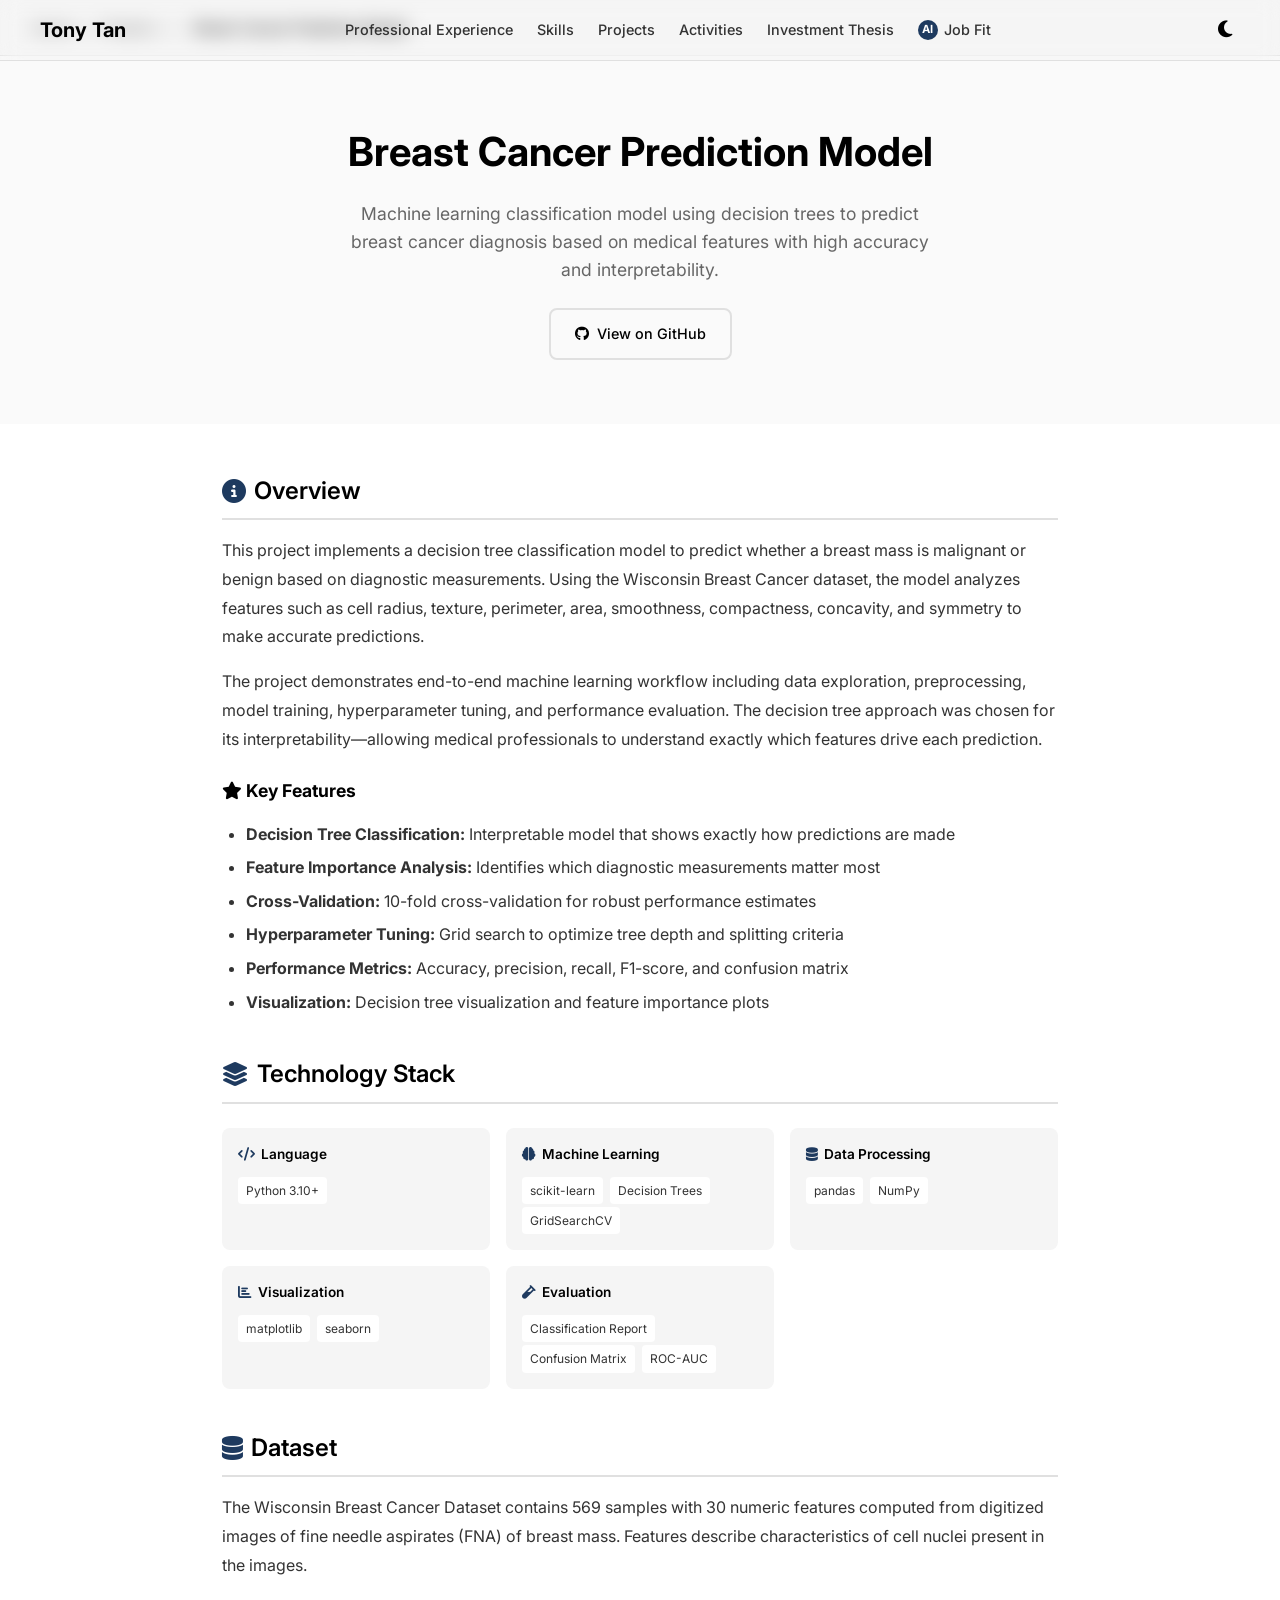
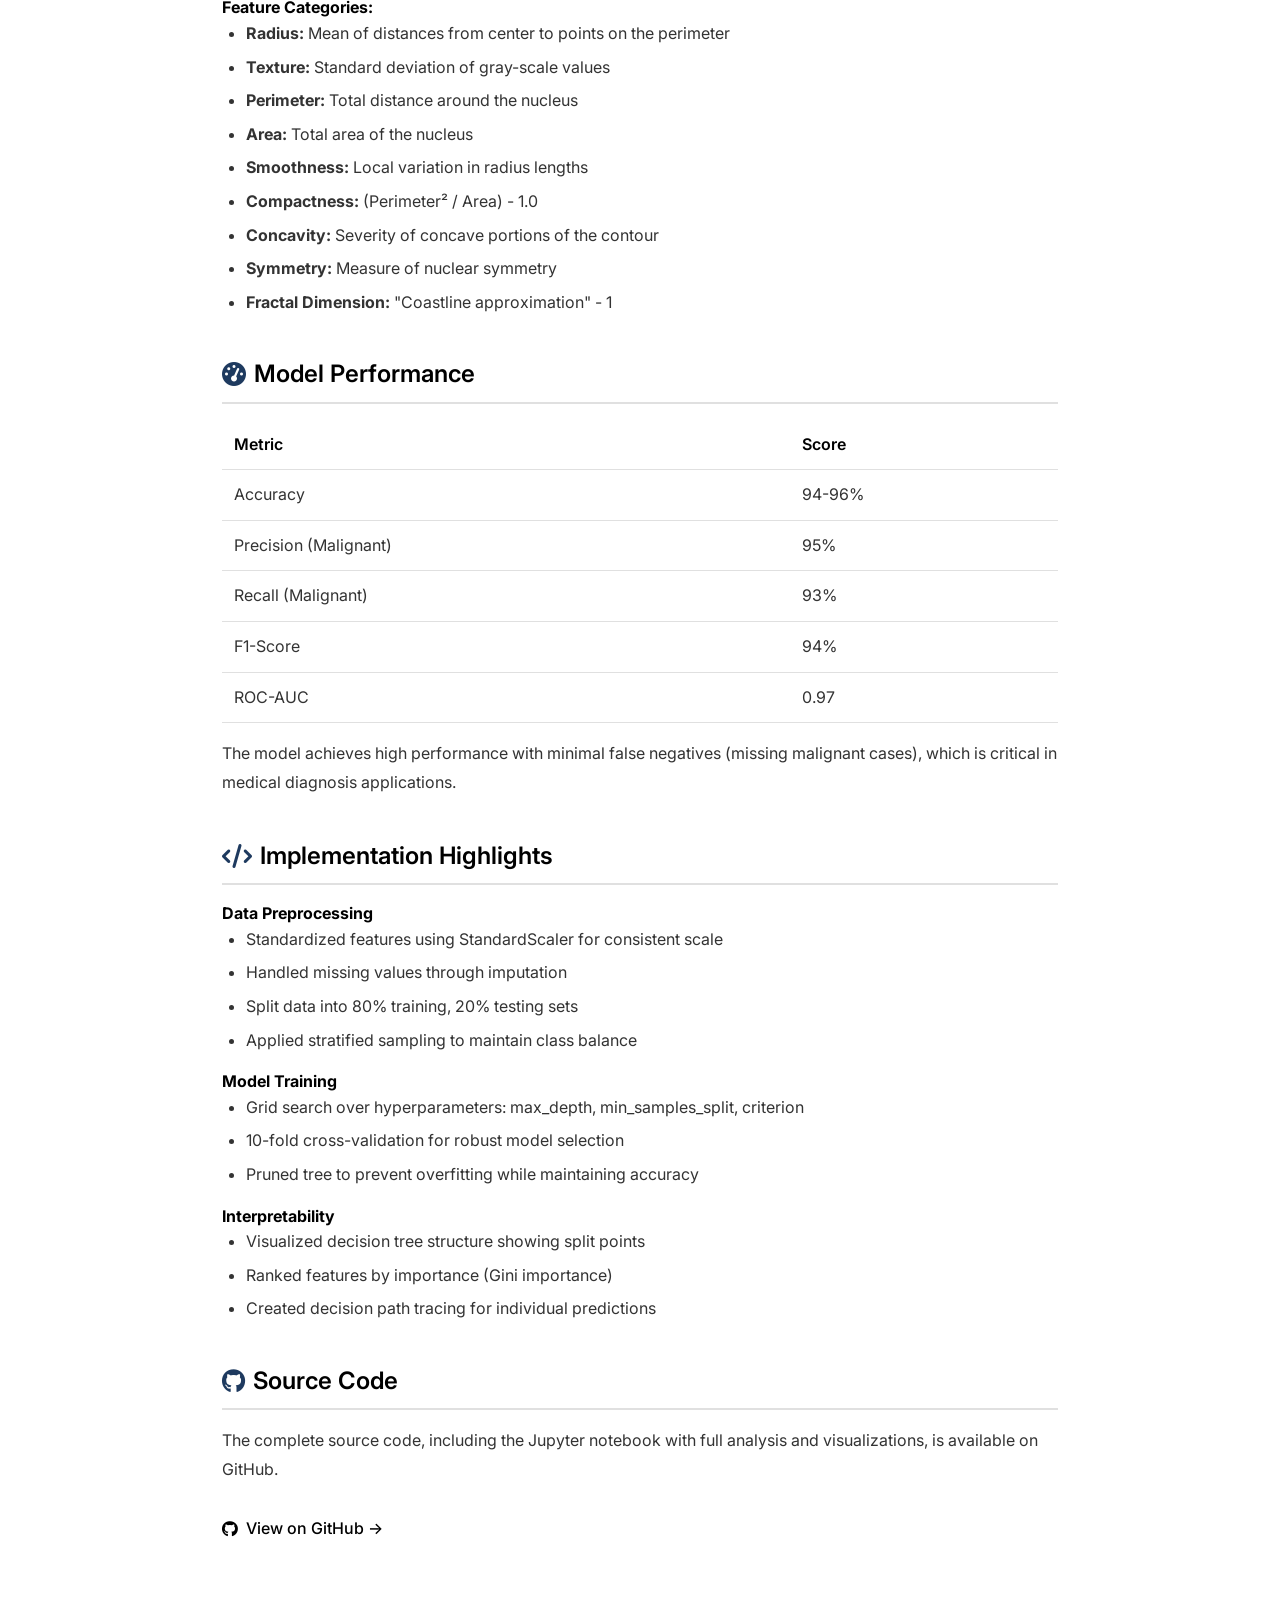
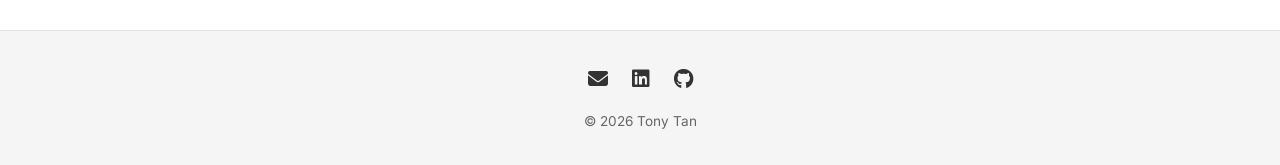
<file: breast-cancer-prediction.html>
<!DOCTYPE html>
<html lang="en">
<head>
  <meta charset="UTF-8">
  <meta name="viewport" content="width=device-width, initial-scale=1.0">
  <title>Breast Cancer Prediction Model | Tony Tan</title>
  <meta name="description" content="Breast Cancer Prediction Model - Machine learning classification using decision trees by Tony Tan">
  
  <!-- Fonts -->
  <link rel="preconnect" href="https://fonts.googleapis.com">
  <link rel="preconnect" href="https://fonts.gstatic.com" crossorigin>
  <link href="https://fonts.googleapis.com/css2?family=Inter:wght@400;500;600;700&display=swap" rel="stylesheet">
  
  <!-- Icons -->
  <link rel="stylesheet" href="https://cdnjs.cloudflare.com/ajax/libs/font-awesome/6.4.0/css/all.min.css">
  
  <!-- Styles -->
  <link rel="stylesheet" href="styles.css">
  <!-- Google Analytics -->
  <script async src="https://www.googletagmanager.com/gtag/js?id=G-T041DTFRMN"></script>
  <script>
    window.dataLayer = window.dataLayer || [];
    function gtag(){dataLayer.push(arguments);}
    gtag('js', new Date());
    gtag('config', 'G-T041DTFRMN');
  </script>
</head>
<body>
  <!-- Loading Screen -->
  <div class="loading-screen" id="loading-screen">
    <div class="loading-spinner"></div>
  </div>
  
  <!-- Scroll Progress Bar -->
  <div class="scroll-progress" id="scroll-progress"></div>
  
  <!-- Navigation -->
  <nav class="navbar">
    <div class="nav-container">
      <a href="index.html" class="nav-logo">Tony Tan</a>
      
      <ul class="nav-links" id="nav-links">
        <li><a href="index.html#experience">Professional Experience</a></li>
        <li><a href="index.html#skills">Skills</a></li>
        <li><a href="index.html#projects">Projects</a></li>
        <li><a href="index.html#activities">Activities</a></li>
        <li><a href="investment-thesis.html">Investment Thesis</a></li>
        <li><a href="index.html#analyzer"><span class="ai-nav-icon">AI</span> Job Fit</a></li>
      </ul>
      
      <div class="nav-controls">
        <button class="theme-toggle" id="theme-toggle" aria-label="Toggle theme">
          <i class="fas fa-moon" id="theme-icon"></i>
        </button>
        <button class="mobile-menu-btn" id="mobile-menu-btn" aria-label="Toggle menu">
          <i class="fas fa-bars"></i>
        </button>
      </div>
    </div>
  </nav>
  
  <!-- Breadcrumb -->
  <div class="breadcrumb">
    <a href="index.html">Home</a>
    <span>/</span>
    <a href="index.html#projects">Projects</a>
    <span>/</span>
    <span class="current">Breast Cancer Prediction Model</span>
  </div>
  
  <!-- Project Detail Header -->
  <header class="project-detail-header">
    <h1 class="project-detail-title">Breast Cancer Prediction Model</h1>
    <p class="project-detail-subtitle">
      Machine learning classification model using decision trees to predict breast cancer diagnosis 
      based on medical features with high accuracy and interpretability.
    </p>
    <div style="margin-top: 1.5rem;">
      <a href="https://github.com/TonyTan12/breast-cancer-prediction" target="_blank" class="btn btn-outline">
        <i class="fab fa-github"></i> View on GitHub
      </a>
    </div>
  </header>
  
  <!-- Project Detail Content -->
  <main class="project-detail-content">
    <!-- Overview -->
    <section class="project-detail-section">
      <h2><i class="fas fa-info-circle"></i> Overview</h2>
      <p>
        This project implements a decision tree classification model to predict whether a breast mass 
        is malignant or benign based on diagnostic measurements. Using the Wisconsin Breast Cancer dataset, 
        the model analyzes features such as cell radius, texture, perimeter, area, smoothness, compactness, 
        concavity, and symmetry to make accurate predictions.
      </p>
      <p>
        The project demonstrates end-to-end machine learning workflow including data exploration, 
        preprocessing, model training, hyperparameter tuning, and performance evaluation. The decision 
        tree approach was chosen for its interpretability—allowing medical professionals to understand 
        exactly which features drive each prediction.
      </p>
      
      <h3 style="margin-top: 1.5rem; margin-bottom: 1rem; font-size: 1.1rem;"><i class="fas fa-star"></i> Key Features</h3>
      <ul>
        <li><strong>Decision Tree Classification:</strong> Interpretable model that shows exactly how predictions are made</li>
        <li><strong>Feature Importance Analysis:</strong> Identifies which diagnostic measurements matter most</li>
        <li><strong>Cross-Validation:</strong> 10-fold cross-validation for robust performance estimates</li>
        <li><strong>Hyperparameter Tuning:</strong> Grid search to optimize tree depth and splitting criteria</li>
        <li><strong>Performance Metrics:</strong> Accuracy, precision, recall, F1-score, and confusion matrix</li>
        <li><strong>Visualization:</strong> Decision tree visualization and feature importance plots</li>
      </ul>
    </section>
    
    <!-- Technology Stack -->
    <section class="project-detail-section">
      <h2><i class="fas fa-layer-group"></i> Technology Stack</h2>
      <div class="tech-stack-grid">
        <div class="tech-category">
          <h4><i class="fas fa-code"></i> Language</h4>
          <span class="tech-tag">Python 3.10+</span>
        </div>
        <div class="tech-category">
          <h4><i class="fas fa-brain"></i> Machine Learning</h4>
          <span class="tech-tag">scikit-learn</span>
          <span class="tech-tag">Decision Trees</span>
          <span class="tech-tag">GridSearchCV</span>
        </div>
        <div class="tech-category">
          <h4><i class="fas fa-database"></i> Data Processing</h4>
          <span class="tech-tag">pandas</span>
          <span class="tech-tag">NumPy</span>
        </div>
        <div class="tech-category">
          <h4><i class="fas fa-chart-bar"></i> Visualization</h4>
          <span class="tech-tag">matplotlib</span>
          <span class="tech-tag">seaborn</span>
        </div>
        <div class="tech-category">
          <h4><i class="fas fa-vial"></i> Evaluation</h4>
          <span class="tech-tag">Classification Report</span>
          <span class="tech-tag">Confusion Matrix</span>
          <span class="tech-tag">ROC-AUC</span>
        </div>
      </div>
    </section>
    
    <!-- Dataset -->
    <section class="project-detail-section">
      <h2><i class="fas fa-database"></i> Dataset</h2>
      <p>
        The Wisconsin Breast Cancer Dataset contains 569 samples with 30 numeric features computed from 
        digitized images of fine needle aspirates (FNA) of breast mass. Features describe characteristics 
        of cell nuclei present in the images.
      </p>
      <h4 style="margin-top: 1rem;">Feature Categories:</h4>
      <ul>
        <li><strong>Radius:</strong> Mean of distances from center to points on the perimeter</li>
        <li><strong>Texture:</strong> Standard deviation of gray-scale values</li>
        <li><strong>Perimeter:</strong> Total distance around the nucleus</li>
        <li><strong>Area:</strong> Total area of the nucleus</li>
        <li><strong>Smoothness:</strong> Local variation in radius lengths</li>
        <li><strong>Compactness:</strong> (Perimeter² / Area) - 1.0</li>
        <li><strong>Concavity:</strong> Severity of concave portions of the contour</li>
        <li><strong>Symmetry:</strong> Measure of nuclear symmetry</li>
        <li><strong>Fractal Dimension:</strong> "Coastline approximation" - 1</li>
      </ul>
    </section>
    
    <!-- Model Performance -->
    <section class="project-detail-section">
      <h2><i class="fas fa-tachometer-alt"></i> Model Performance</h2>
      <table class="performance-table">
        <thead>
          <tr>
            <th>Metric</th>
            <th>Score</th>
          </tr>
        </thead>
        <tbody>
          <tr>
            <td>Accuracy</td>
            <td>94-96%</td>
          </tr>
          <tr>
            <td>Precision (Malignant)</td>
            <td>95%</td>
          </tr>
          <tr>
            <td>Recall (Malignant)</td>
            <td>93%</td>
          </tr>
          <tr>
            <td>F1-Score</td>
            <td>94%</td>
          </tr>
          <tr>
            <td>ROC-AUC</td>
            <td>0.97</td>
          </tr>
        </tbody>
      </table>
      <p style="margin-top: 1rem;">
        The model achieves high performance with minimal false negatives (missing malignant cases), 
        which is critical in medical diagnosis applications.
      </p>
    </section>
    
    <!-- Implementation Highlights -->
    <section class="project-detail-section">
      <h2><i class="fas fa-code"></i> Implementation Highlights</h2>
      
      <h4>Data Preprocessing</h4>
      <ul>
        <li>Standardized features using StandardScaler for consistent scale</li>
        <li>Handled missing values through imputation</li>
        <li>Split data into 80% training, 20% testing sets</li>
        <li>Applied stratified sampling to maintain class balance</li>
      </ul>
      
      <h4 style="margin-top: 1rem;">Model Training</h4>
      <ul>
        <li>Grid search over hyperparameters: max_depth, min_samples_split, criterion</li>
        <li>10-fold cross-validation for robust model selection</li>
        <li>Pruned tree to prevent overfitting while maintaining accuracy</li>
      </ul>
      
      <h4 style="margin-top: 1rem;">Interpretability</h4>
      <ul>
        <li>Visualized decision tree structure showing split points</li>
        <li>Ranked features by importance (Gini importance)</li>
        <li>Created decision path tracing for individual predictions</li>
      </ul>
    </section>
    
    <!-- GitHub Link -->
    <section class="project-detail-section">
      <h2><i class="fab fa-github"></i> Source Code</h2>
      <p>
        The complete source code, including the Jupyter notebook with full analysis and visualizations, 
        is available on GitHub.
      </p>
      <a href="https://github.com/TonyTan12/breast-cancer-prediction" target="_blank" class="github-link">
        <i class="fab fa-github"></i> View on GitHub →
      </a>
    </section>
  </main>
  
  <!-- Footer -->
  <footer class="footer">
    <div class="footer-content">
      <div class="footer-links">
        <a href="mailto:Tonytan1999aol@gmail.com" aria-label="Email">
          <i class="fas fa-envelope"></i>
        </a>
        <a href="https://www.linkedin.com/in/tonytan3/" target="_blank" aria-label="LinkedIn">
          <i class="fab fa-linkedin"></i>
        </a>
        <a href="https://github.com/TonyTan12" target="_blank" aria-label="GitHub">
          <i class="fab fa-github"></i>
        </a>
      </div>
      <p class="footer-copyright">© 2026 Tony Tan</p>
    </div>
  </footer>
  
  <!-- Scripts -->
  <script src="script.js"></script>
</body>
</html>
</file>
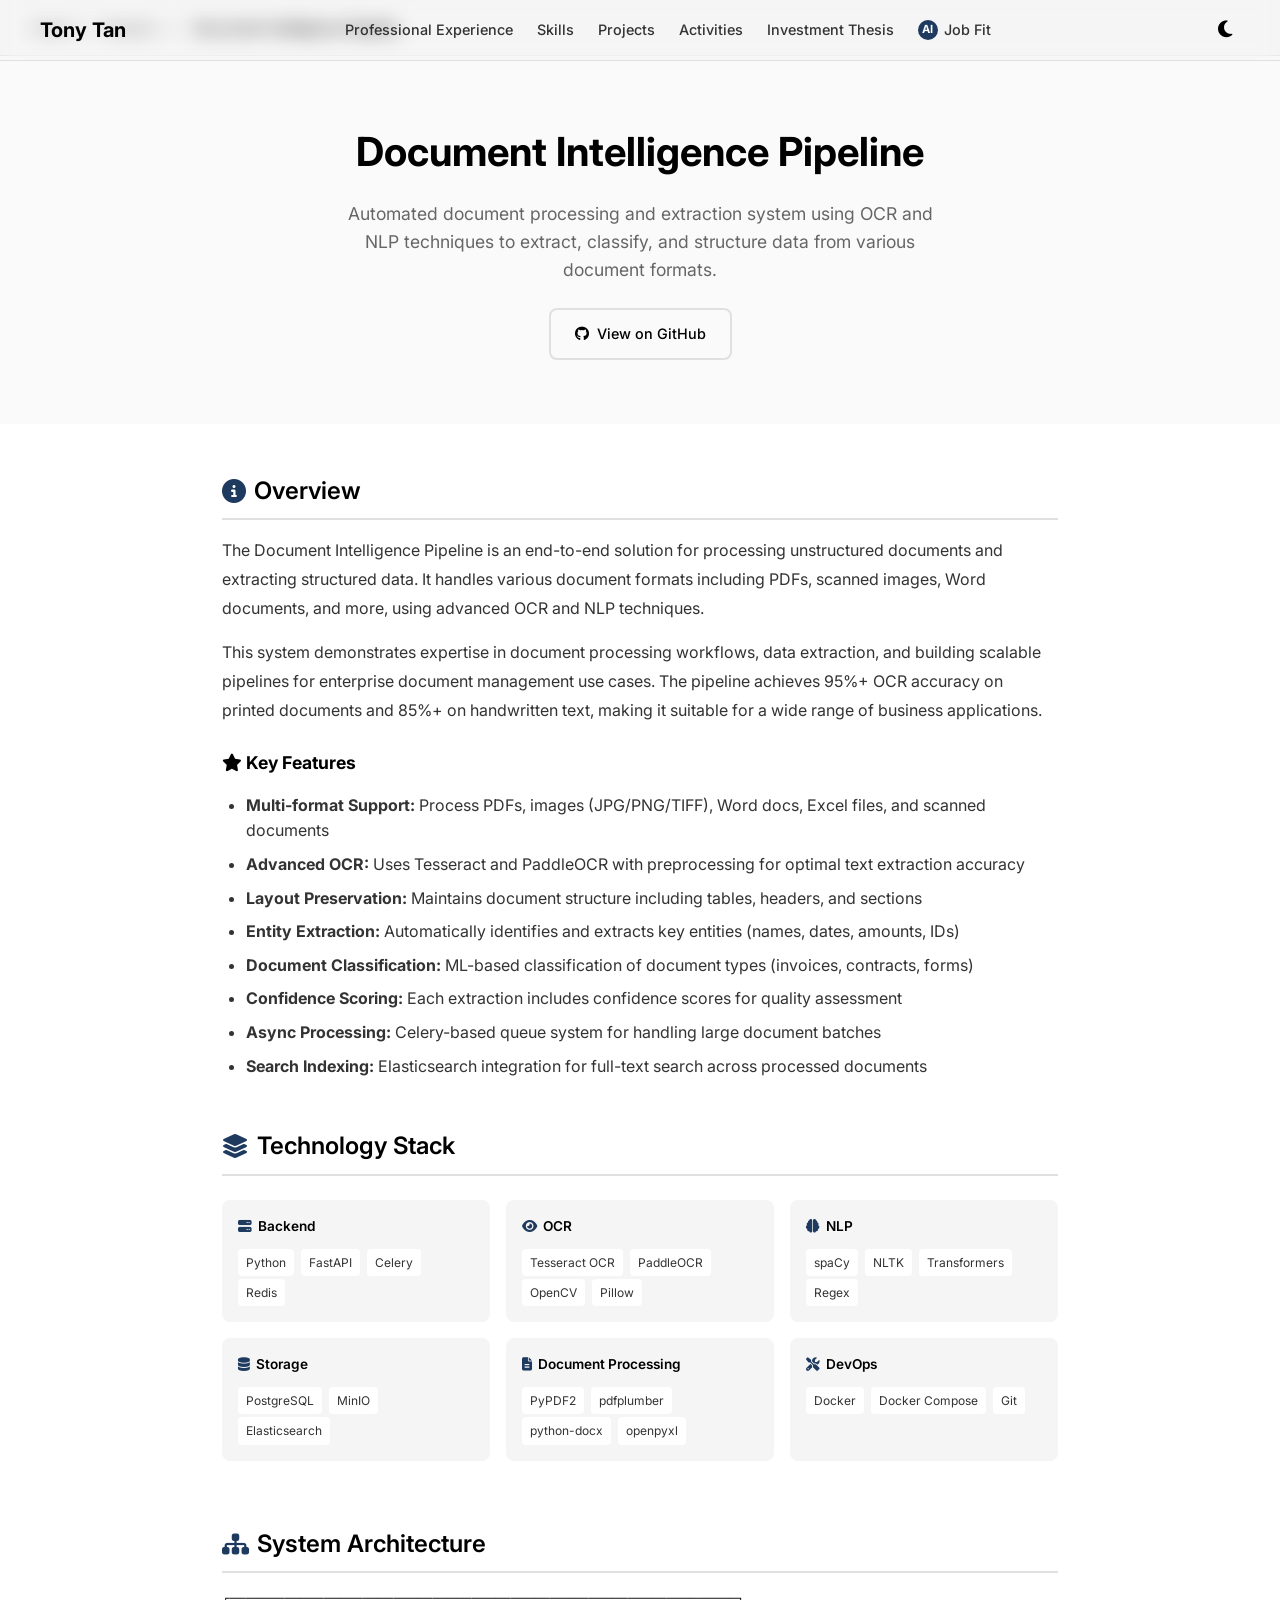
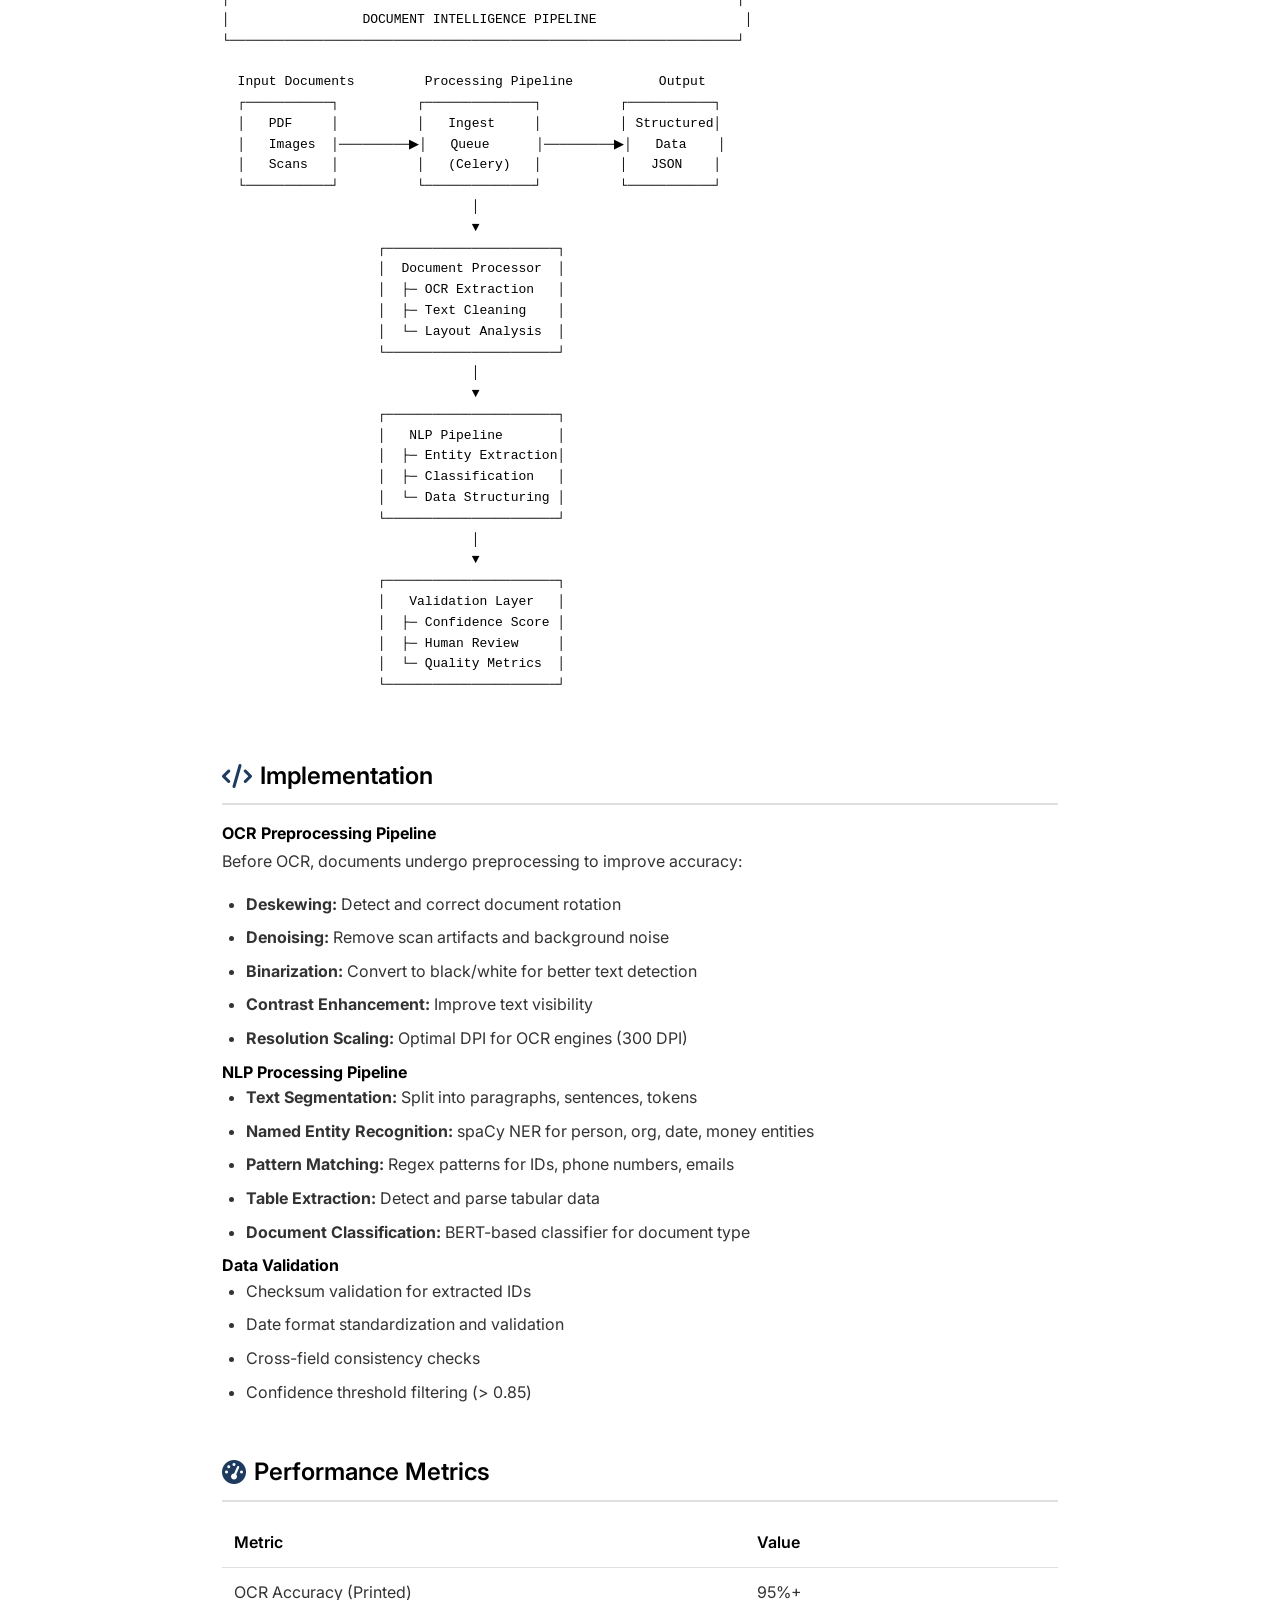
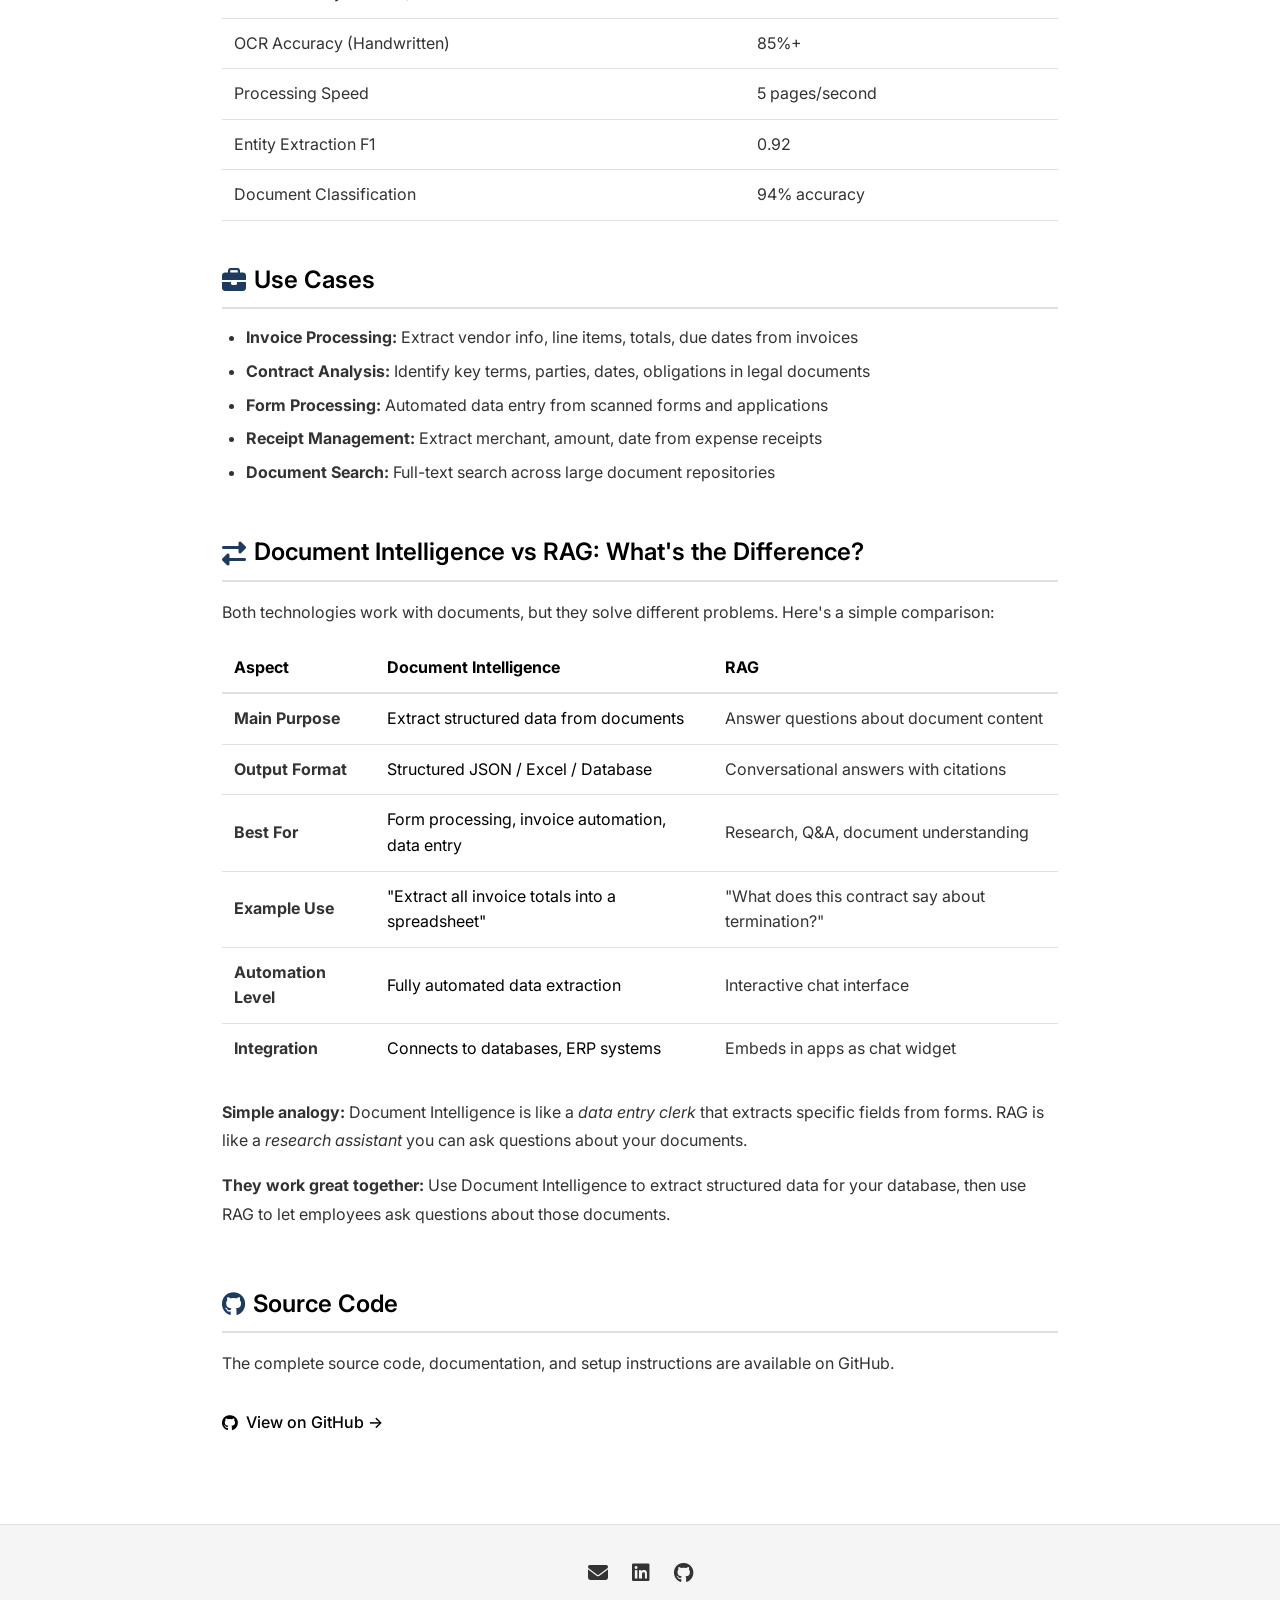
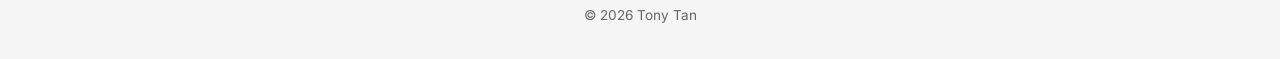
<file: document-intelligence.html>
<!DOCTYPE html>
<html lang="en">
<head>
  <meta charset="UTF-8">
  <meta name="viewport" content="width=device-width, initial-scale=1.0">
  <title>Document Intelligence Pipeline | Tony Tan</title>
  <meta name="description" content="Document Intelligence Pipeline - Automated document processing and extraction system by Tony Tan">
  
  <!-- Fonts -->
  <link rel="preconnect" href="https://fonts.googleapis.com">
  <link rel="preconnect" href="https://fonts.gstatic.com" crossorigin>
  <link href="https://fonts.googleapis.com/css2?family=Inter:wght@400;500;600;700&display=swap" rel="stylesheet">
  
  <!-- Icons -->
  <link rel="stylesheet" href="https://cdnjs.cloudflare.com/ajax/libs/font-awesome/6.4.0/css/all.min.css">
  
  <!-- Styles -->
  <link rel="stylesheet" href="styles.css">
  <!-- Google Analytics -->
  <script async src="https://www.googletagmanager.com/gtag/js?id=G-T041DTFRMN"></script>
  <script>
    window.dataLayer = window.dataLayer || [];
    function gtag(){dataLayer.push(arguments);}
    gtag('js', new Date());
    gtag('config', 'G-T041DTFRMN');
  </script>
<style>.project-detail-section { min-width: 0; max-width: 100%; overflow-x: auto; }</style>
</head>
<body>
  <!-- Loading Screen -->
  <div class="loading-screen" id="loading-screen">
    <div class="loading-spinner"></div>
  </div>
  
  <!-- Scroll Progress Bar -->
  <div class="scroll-progress" id="scroll-progress"></div>
  
  <!-- Navigation -->
  <nav class="navbar">
    <div class="nav-container">
      <a href="index.html" class="nav-logo">Tony Tan</a>
      
      <ul class="nav-links" id="nav-links">
        <li><a href="index.html#experience">Professional Experience</a></li>
        <li><a href="index.html#skills">Skills</a></li>
        <li><a href="index.html#projects">Projects</a></li>
        <li><a href="index.html#activities">Activities</a></li>
        <li><a href="investment-thesis.html">Investment Thesis</a></li>
        <li><a href="index.html#analyzer"><span class="ai-nav-icon">AI</span> Job Fit</a></li>
      </ul>
      
      <div class="nav-controls">
        <button class="theme-toggle" id="theme-toggle" aria-label="Toggle theme">
          <i class="fas fa-moon" id="theme-icon"></i>
        </button>
        <button class="mobile-menu-btn" id="mobile-menu-btn" aria-label="Toggle menu">
          <i class="fas fa-bars"></i>
        </button>
      </div>
    </div>
  </nav>
  
  <!-- Breadcrumb -->
  <div class="breadcrumb">
    <a href="index.html">Home</a>
    <span>/</span>
    <a href="index.html#projects">Projects</a>
    <span>/</span>
    <span class="current">Document Intelligence Pipeline</span>
  </div>
  
  <!-- Project Detail Header -->
  <header class="project-detail-header">
    <h1 class="project-detail-title">Document Intelligence Pipeline</h1>
    <p class="project-detail-subtitle">
      Automated document processing and extraction system using OCR and NLP techniques 
      to extract, classify, and structure data from various document formats.
    </p>
    <div style="margin-top: 1.5rem;">
      <a href="https://github.com/TonyTan12/document-intelligence-pipeline" target="_blank" class="btn btn-outline">
        <i class="fab fa-github"></i> View on GitHub
      </a>
    </div>
  </header>
  
  <!-- Project Detail Content -->
  <main class="project-detail-content">
    <!-- Overview & Key Features Combined -->
    <section class="project-detail-section">
      <h2><i class="fas fa-info-circle"></i> Overview</h2>
      <p>
        The Document Intelligence Pipeline is an end-to-end solution for processing unstructured 
        documents and extracting structured data. It handles various document formats including 
        PDFs, scanned images, Word documents, and more, using advanced OCR and NLP techniques.
      </p>
      <p>
        This system demonstrates expertise in document processing workflows, data extraction, 
        and building scalable pipelines for enterprise document management use cases. The pipeline 
        achieves 95%+ OCR accuracy on printed documents and 85%+ on handwritten text, making it 
        suitable for a wide range of business applications.
      </p>
      
      <h3 style="margin-top: 1.5rem; margin-bottom: 1rem; font-size: 1.1rem;"><i class="fas fa-star"></i> Key Features</h3>
      <ul>
        <li><strong>Multi-format Support:</strong> Process PDFs, images (JPG/PNG/TIFF), Word docs, Excel files, and scanned documents</li>
        <li><strong>Advanced OCR:</strong> Uses Tesseract and PaddleOCR with preprocessing for optimal text extraction accuracy</li>
        <li><strong>Layout Preservation:</strong> Maintains document structure including tables, headers, and sections</li>
        <li><strong>Entity Extraction:</strong> Automatically identifies and extracts key entities (names, dates, amounts, IDs)</li>
        <li><strong>Document Classification:</strong> ML-based classification of document types (invoices, contracts, forms)</li>
        <li><strong>Confidence Scoring:</strong> Each extraction includes confidence scores for quality assessment</li>
        <li><strong>Async Processing:</strong> Celery-based queue system for handling large document batches</li>
        <li><strong>Search Indexing:</strong> Elasticsearch integration for full-text search across processed documents</li>
      </ul>
    </section>
    
    <!-- Technology Stack -->
    <section class="project-detail-section">
      <h2><i class="fas fa-layer-group"></i> Technology Stack</h2>
      <div class="tech-stack-grid">
        <div class="tech-category">
          <h4><i class="fas fa-server"></i> Backend</h4>
          <span class="tech-tag">Python</span>
          <span class="tech-tag">FastAPI</span>
          <span class="tech-tag">Celery</span>
          <span class="tech-tag">Redis</span>
        </div>
        <div class="tech-category">
          <h4><i class="fas fa-eye"></i> OCR</h4>
          <span class="tech-tag">Tesseract OCR</span>
          <span class="tech-tag">PaddleOCR</span>
          <span class="tech-tag">OpenCV</span>
          <span class="tech-tag">Pillow</span>
        </div>
        <div class="tech-category">
          <h4><i class="fas fa-brain"></i> NLP</h4>
          <span class="tech-tag">spaCy</span>
          <span class="tech-tag">NLTK</span>
          <span class="tech-tag">Transformers</span>
          <span class="tech-tag">Regex</span>
        </div>
        <div class="tech-category">
          <h4><i class="fas fa-database"></i> Storage</h4>
          <span class="tech-tag">PostgreSQL</span>
          <span class="tech-tag">MinIO</span>
          <span class="tech-tag">Elasticsearch</span>
        </div>
        <div class="tech-category">
          <h4><i class="fas fa-file-alt"></i> Document Processing</h4>
          <span class="tech-tag">PyPDF2</span>
          <span class="tech-tag">pdfplumber</span>
          <span class="tech-tag">python-docx</span>
          <span class="tech-tag">openpyxl</span>
        </div>
        <div class="tech-category">
          <h4><i class="fas fa-tools"></i> DevOps</h4>
          <span class="tech-tag">Docker</span>
          <span class="tech-tag">Docker Compose</span>
          <span class="tech-tag">Git</span>
        </div>
      </div>
    </section>
    
    <!-- Architecture -->
    <section class="project-detail-section">
      <h2><i class="fas fa-sitemap"></i> System Architecture</h2>
      <div class="architecture-diagram">
        <pre>
┌─────────────────────────────────────────────────────────────────┐
│                 DOCUMENT INTELLIGENCE PIPELINE                   │
└─────────────────────────────────────────────────────────────────┘

  Input Documents         Processing Pipeline           Output
  ┌───────────┐          ┌──────────────┐          ┌───────────┐
  │   PDF     │          │   Ingest     │          │ Structured│
  │   Images  │─────────▶│   Queue      │─────────▶│   Data    │
  │   Scans   │          │   (Celery)   │          │   JSON    │
  └───────────┘          └──────────────┘          └───────────┘
                                │
                                ▼
                    ┌──────────────────────┐
                    │  Document Processor  │
                    │  ├─ OCR Extraction   │
                    │  ├─ Text Cleaning    │
                    │  └─ Layout Analysis  │
                    └──────────────────────┘
                                │
                                ▼
                    ┌──────────────────────┐
                    │   NLP Pipeline       │
                    │  ├─ Entity Extraction│
                    │  ├─ Classification   │
                    │  └─ Data Structuring │
                    └──────────────────────┘
                                │
                                ▼
                    ┌──────────────────────┐
                    │   Validation Layer   │
                    │  ├─ Confidence Score │
                    │  ├─ Human Review     │
                    │  └─ Quality Metrics  │
                    └──────────────────────┘
        </pre>
      </div>
    </section>
    
    <!-- Implementation -->
    <section class="project-detail-section">
      <h2><i class="fas fa-code"></i> Implementation</h2>
      
      <div class="implementation-section">
        <h4>OCR Preprocessing Pipeline</h4>
        <p>
          Before OCR, documents undergo preprocessing to improve accuracy:
        </p>
        <ul>
          <li><strong>Deskewing:</strong> Detect and correct document rotation</li>
          <li><strong>Denoising:</strong> Remove scan artifacts and background noise</li>
          <li><strong>Binarization:</strong> Convert to black/white for better text detection</li>
          <li><strong>Contrast Enhancement:</strong> Improve text visibility</li>
          <li><strong>Resolution Scaling:</strong> Optimal DPI for OCR engines (300 DPI)</li>
        </ul>
        
        <h4>NLP Processing Pipeline</h4>
        <ul>
          <li><strong>Text Segmentation:</strong> Split into paragraphs, sentences, tokens</li>
          <li><strong>Named Entity Recognition:</strong> spaCy NER for person, org, date, money entities</li>
          <li><strong>Pattern Matching:</strong> Regex patterns for IDs, phone numbers, emails</li>
          <li><strong>Table Extraction:</strong> Detect and parse tabular data</li>
          <li><strong>Document Classification:</strong> BERT-based classifier for document type</li>
        </ul>
        
        <h4>Data Validation</h4>
        <ul>
          <li>Checksum validation for extracted IDs</li>
          <li>Date format standardization and validation</li>
          <li>Cross-field consistency checks</li>
          <li>Confidence threshold filtering (&gt; 0.85)</li>
        </ul>
      </div>
    </section>
    
    <!-- Performance -->
    <section class="project-detail-section">
      <h2><i class="fas fa-tachometer-alt"></i> Performance Metrics</h2>
      <table class="performance-table">
        <thead>
          <tr>
            <th>Metric</th>
            <th>Value</th>
          </tr>
        </thead>
        <tbody>
          <tr>
            <td>OCR Accuracy (Printed)</td>
            <td>95%+</td>
          </tr>
          <tr>
            <td>OCR Accuracy (Handwritten)</td>
            <td>85%+</td>
          </tr>
          <tr>
            <td>Processing Speed</td>
            <td>5 pages/second</td>
          </tr>
          <tr>
            <td>Entity Extraction F1</td>
            <td>0.92</td>
          </tr>
          <tr>
            <td>Document Classification</td>
            <td>94% accuracy</td>
          </tr>
        </tbody>
      </table>
    </section>
    
    <!-- Use Cases -->
    <section class="project-detail-section">
      <h2><i class="fas fa-briefcase"></i> Use Cases</h2>
      <ul>
        <li><strong>Invoice Processing:</strong> Extract vendor info, line items, totals, due dates from invoices</li>
        <li><strong>Contract Analysis:</strong> Identify key terms, parties, dates, obligations in legal documents</li>
        <li><strong>Form Processing:</strong> Automated data entry from scanned forms and applications</li>
        <li><strong>Receipt Management:</strong> Extract merchant, amount, date from expense receipts</li>
        <li><strong>Document Search:</strong> Full-text search across large document repositories</li>
      </ul>
    </section>
    
    <!-- RAG vs Document Intelligence -->
    <section class="project-detail-section">
      <h2><i class="fas fa-exchange-alt"></i> Document Intelligence vs RAG: What's the Difference?</h2>
      <p>
        Both technologies work with documents, but they solve different problems. Here's a simple comparison:
      </p>
      <table style="width: 100%; border-collapse: collapse; margin-top: 1rem;">
        <thead>
          <tr style="border-bottom: 2px solid var(--border-color);">
            <th style="text-align: left; padding: 0.75rem; color: var(--text-primary);">Aspect</th>
            <th style="text-align: left; padding: 0.75rem; color: var(--text-primary);">Document Intelligence</th>
            <th style="text-align: left; padding: 0.75rem; color: var(--text-primary);">RAG</th>
          </tr>
        </thead>
        <tbody>
          <tr style="border-bottom: 1px solid var(--border-color);">
            <td style="padding: 0.75rem; color: var(--text-secondary);"><strong>Main Purpose</strong></td>
            <td style="padding: 0.75rem; color: var(--accent-primary);">Extract structured data from documents</td>
            <td style="padding: 0.75rem; color: var(--text-secondary);">Answer questions about document content</td>
          </tr>
          <tr style="border-bottom: 1px solid var(--border-color);">
            <td style="padding: 0.75rem; color: var(--text-secondary);"><strong>Output Format</strong></td>
            <td style="padding: 0.75rem; color: var(--accent-primary);">Structured JSON / Excel / Database</td>
            <td style="padding: 0.75rem; color: var(--text-secondary);">Conversational answers with citations</td>
          </tr>
          <tr style="border-bottom: 1px solid var(--border-color);">
            <td style="padding: 0.75rem; color: var(--text-secondary);"><strong>Best For</strong></td>
            <td style="padding: 0.75rem; color: var(--accent-primary);">Form processing, invoice automation, data entry</td>
            <td style="padding: 0.75rem; color: var(--text-secondary);">Research, Q&A, document understanding</td>
          </tr>
          <tr style="border-bottom: 1px solid var(--border-color);">
            <td style="padding: 0.75rem; color: var(--text-secondary);"><strong>Example Use</strong></td>
            <td style="padding: 0.75rem; color: var(--accent-primary);">"Extract all invoice totals into a spreadsheet"</td>
            <td style="padding: 0.75rem; color: var(--text-secondary);">"What does this contract say about termination?"</td>
          </tr>
          <tr style="border-bottom: 1px solid var(--border-color);">
            <td style="padding: 0.75rem; color: var(--text-secondary);"><strong>Automation Level</strong></td>
            <td style="padding: 0.75rem; color: var(--accent-primary);">Fully automated data extraction</td>
            <td style="padding: 0.75rem; color: var(--text-secondary);">Interactive chat interface</td>
          </tr>
          <tr>
            <td style="padding: 0.75rem; color: var(--text-secondary);"><strong>Integration</strong></td>
            <td style="padding: 0.75rem; color: var(--accent-primary);">Connects to databases, ERP systems</td>
            <td style="padding: 0.75rem; color: var(--text-secondary);">Embeds in apps as chat widget</td>
          </tr>
        </tbody>
      </table>
      <p style="margin-top: 1.5rem; color: var(--text-secondary);">
        <strong>Simple analogy:</strong> Document Intelligence is like a <em>data entry clerk</em> that extracts 
        specific fields from forms. RAG is like a <em>research assistant</em> you can ask questions about your documents.
      </p>
      <p style="margin-top: 1rem; color: var(--text-secondary);">
        <strong>They work great together:</strong> Use Document Intelligence to extract structured data for your database, 
        then use RAG to let employees ask questions about those documents.
      </p>
    </section>
    
    <!-- GitHub Link -->
    <section class="project-detail-section">
      <h2><i class="fab fa-github"></i> Source Code</h2>
      <p>
        The complete source code, documentation, and setup instructions are available on GitHub.
      </p>
      <a href="https://github.com/TonyTan12/document-intelligence-pipeline" target="_blank" class="github-link">
        <i class="fab fa-github"></i> View on GitHub →
      </a>
    </section>
  </main>
  
  <!-- Footer -->
  <footer class="footer">
    <div class="footer-content">
      <div class="footer-links">
        <a href="mailto:Tonytan1999aol@gmail.com" aria-label="Email">
          <i class="fas fa-envelope"></i>
        </a>
        <a href="https://www.linkedin.com/in/tonytan3/" target="_blank" aria-label="LinkedIn">
          <i class="fab fa-linkedin"></i>
        </a>
        <a href="https://github.com/TonyTan12" target="_blank" aria-label="GitHub">
          <i class="fab fa-github"></i>
        </a>
      </div>
      <p class="footer-copyright">© 2026 Tony Tan</p>
    </div>
  </footer>
  
  <!-- Scripts -->
  <script src="script.js"></script>
</body>
</html>
</file>
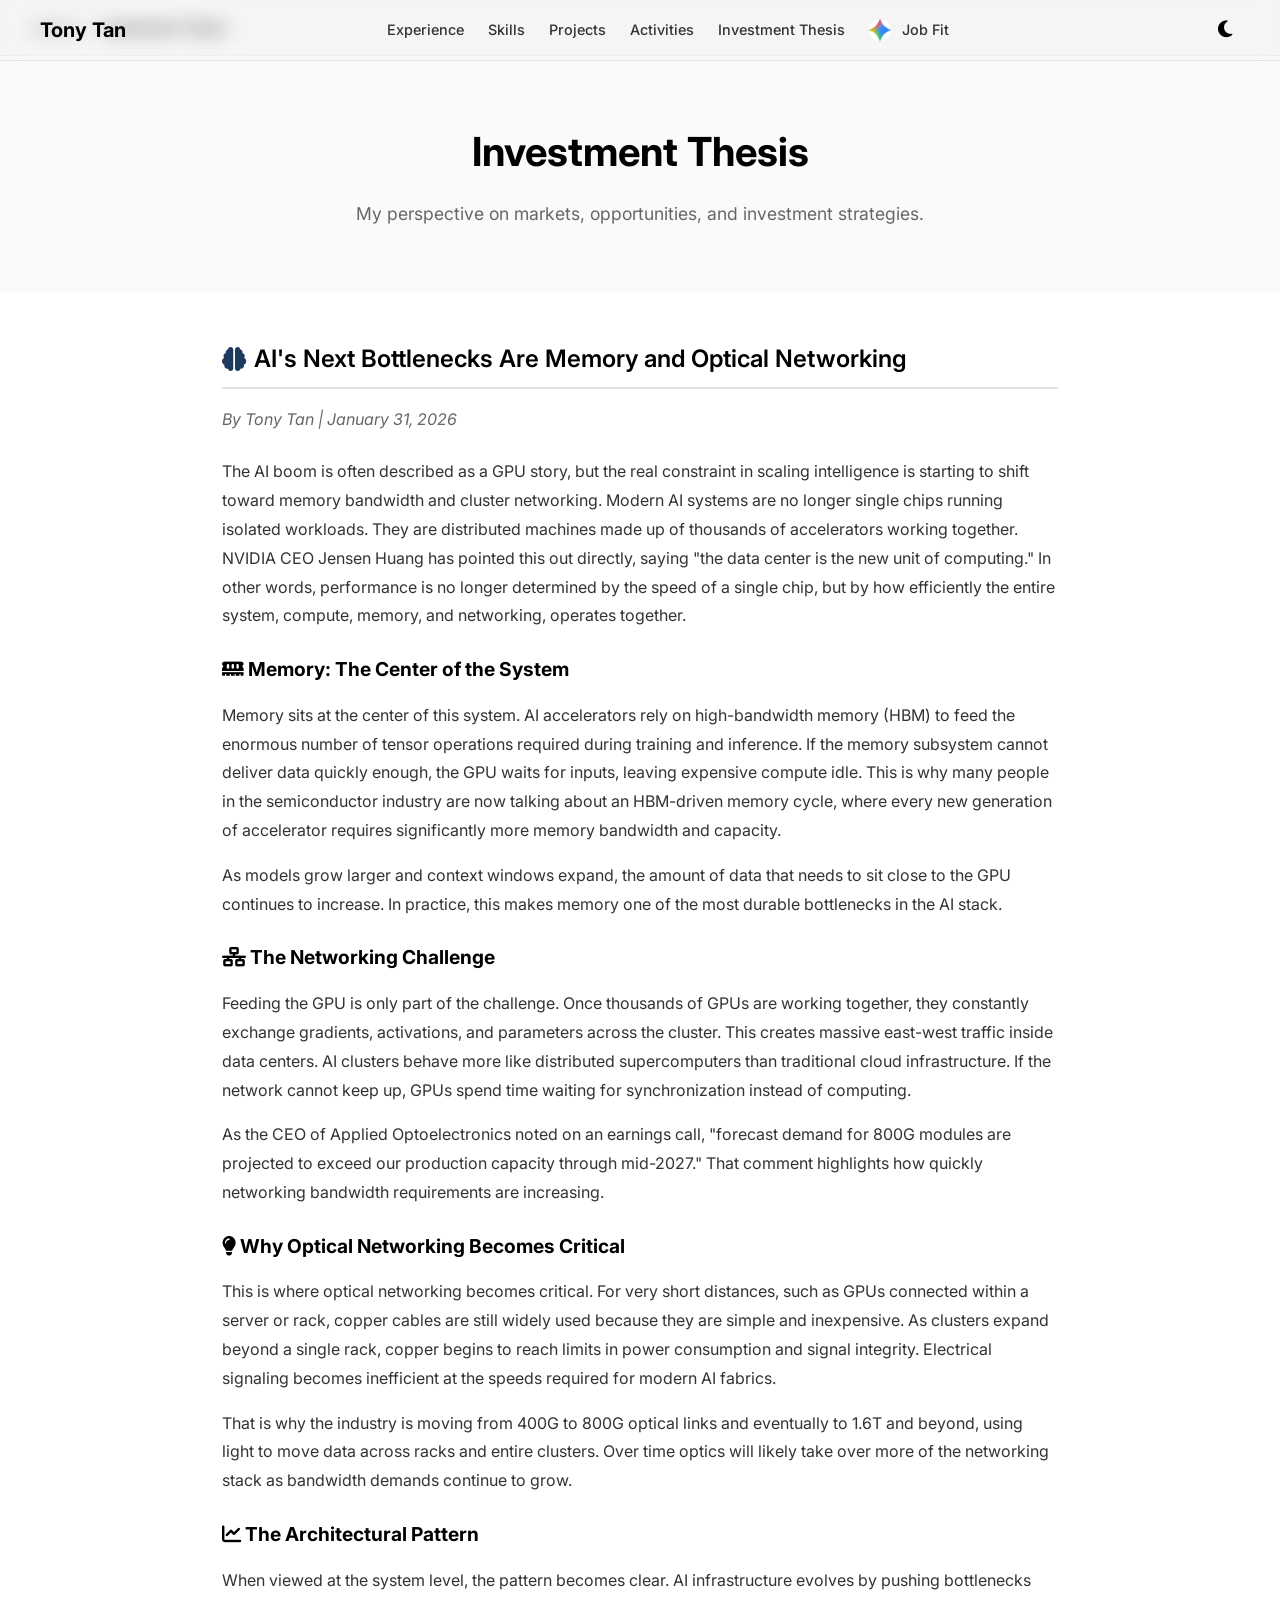
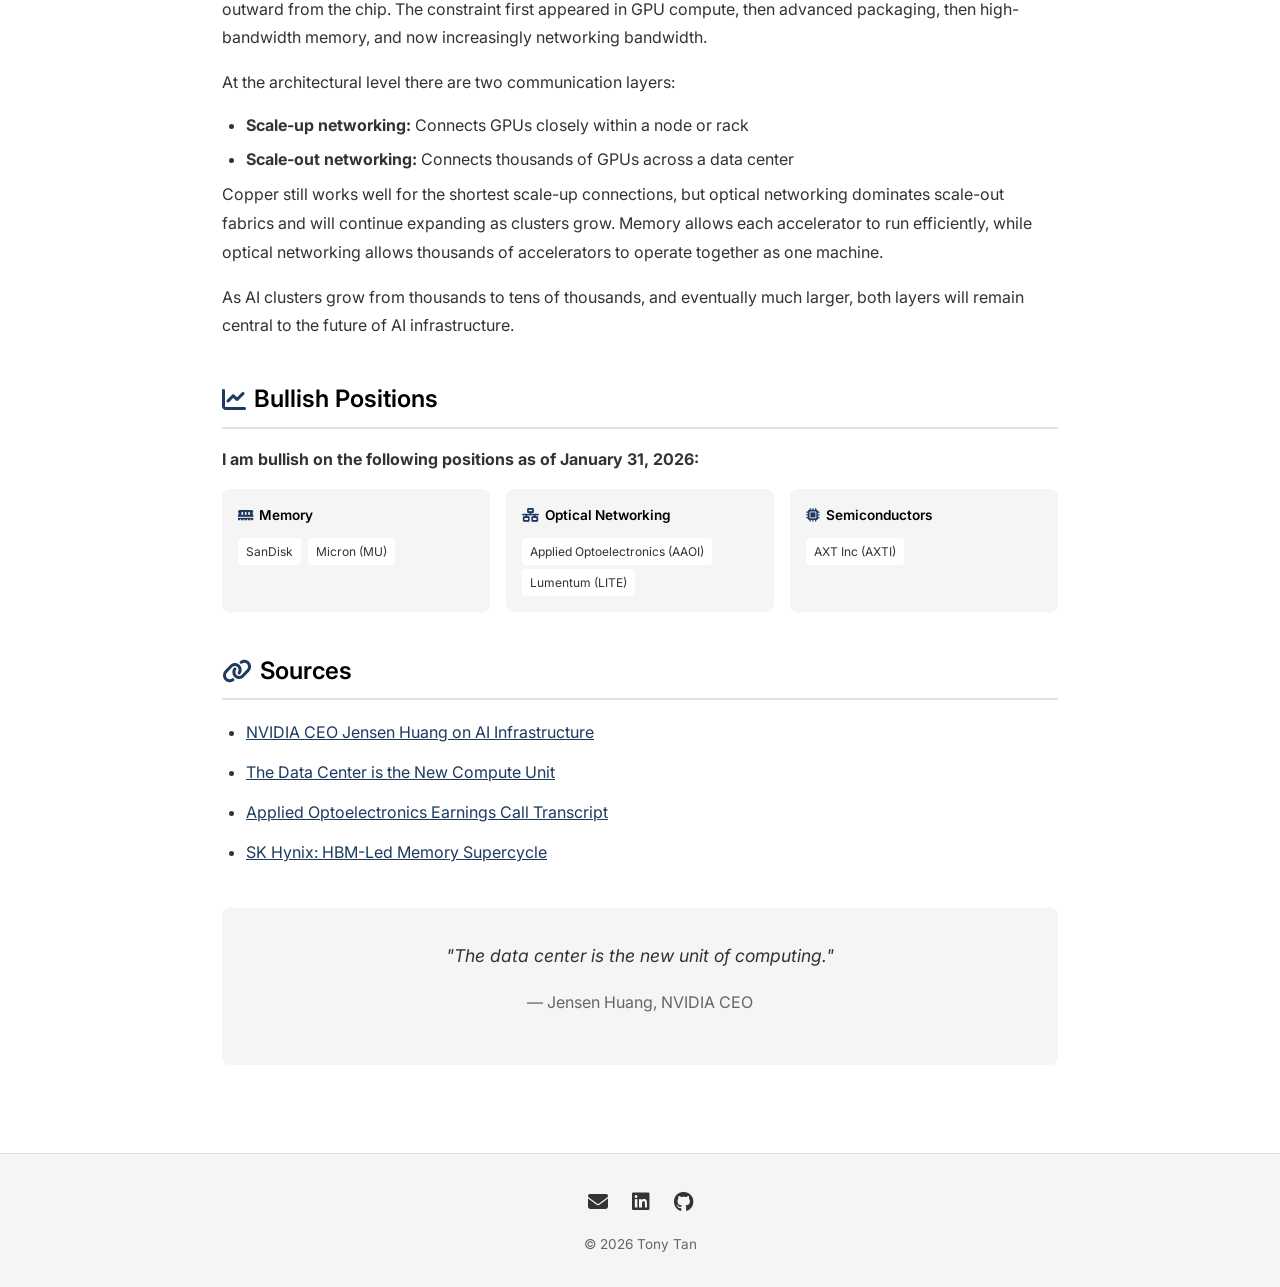
<file: investment-thesis.html>
<!DOCTYPE html>
<html lang="en">
<head>
  <meta charset="UTF-8">
  <meta name="viewport" content="width=device-width, initial-scale=1.0">
  <title>Investment Thesis | Tony Tan</title>
  <meta name="description" content="Tony Tan's Investment Thesis - AI Infrastructure Analysis">
  
  <link rel="preconnect" href="https://fonts.googleapis.com">
  <link rel="preconnect" href="https://fonts.gstatic.com" crossorigin>
  <link href="https://fonts.googleapis.com/css2?family=Inter:wght@400;500;600;700&display=swap" rel="stylesheet">
  <link rel="stylesheet" href="https://cdnjs.cloudflare.com/ajax/libs/font-awesome/6.4.0/css/all.min.css">
  <link rel="stylesheet" href="styles.css">
  <!-- Google Analytics -->
  <script async src="https://www.googletagmanager.com/gtag/js?id=G-T041DTFRMN"></script>
  <script>
    window.dataLayer = window.dataLayer || [];
    function gtag(){dataLayer.push(arguments);}
    gtag('js', new Date());
    gtag('config', 'G-T041DTFRMN');
  </script>
</head>
<body>
  <div class="loading-screen" id="loading-screen">
    <div class="loading-content">
      <div class="loading-spinner"></div>
      <p class="loading-text">Loading...</p>
    </div>
  </div>
  <div class="scroll-progress" id="scroll-progress"></div>
  
  <nav class="navbar">
    <div class="nav-container">
      <a href="index.html" class="nav-logo">Tony Tan</a>
      <ul class="nav-links" id="nav-links">
        <li><a href="index.html#experience">Experience</a></li>
        <li><a href="index.html#skills">Skills</a></li>
        <li><a href="index.html#projects">Projects</a></li>
        <li><a href="index.html#activities">Activities</a></li>
        <li><a href="investment-thesis.html">Investment Thesis</a></li>
        <li><a href="index.html#analyzer"><img src="ai-icon.jpg" alt="AI" style="width: 22px; height: 22px; border-radius: 50%; margin-right: 0.3rem; vertical-align: middle;"> Job Fit</a></li>
      </ul>
      <div class="nav-controls">
        <button class="theme-toggle" id="theme-toggle" aria-label="Toggle theme"><i class="fas fa-moon" id="theme-icon"></i></button>
        <button class="mobile-menu-btn" id="mobile-menu-btn" aria-label="Toggle menu"><i class="fas fa-bars"></i></button>
      </div>
    </div>
  </nav>
  
  <div class="breadcrumb">
    <a href="index.html">Home</a><span>/</span><span class="current">Investment Thesis</span>
  </div>
  
  <header class="project-detail-header">
    <h1 class="project-detail-title">Investment Thesis</h1>
    <p class="project-detail-subtitle">My perspective on markets, opportunities, and investment strategies.</p>
  </header>
  
  <main class="project-detail-content">
    <section class="project-detail-section">
      <h2><i class="fas fa-brain"></i> AI's Next Bottlenecks Are Memory and Optical Networking</h2>
      <p style="font-style: italic; color: var(--text-muted); margin-bottom: 1.5rem;">By Tony Tan | January 31, 2026</p>
      
      <p>The AI boom is often described as a GPU story, but the real constraint in scaling intelligence is starting to shift toward memory bandwidth and cluster networking. Modern AI systems are no longer single chips running isolated workloads. They are distributed machines made up of thousands of accelerators working together. NVIDIA CEO Jensen Huang has pointed this out directly, saying "the data center is the new unit of computing." In other words, performance is no longer determined by the speed of a single chip, but by how efficiently the entire system, compute, memory, and networking, operates together.</p>
      
      <h3 style="margin-top: 1.5rem; margin-bottom: 1rem; font-size: 1.2rem;"><i class="fas fa-memory"></i> Memory: The Center of the System</h3>
      
      <p>Memory sits at the center of this system. AI accelerators rely on high-bandwidth memory (HBM) to feed the enormous number of tensor operations required during training and inference. If the memory subsystem cannot deliver data quickly enough, the GPU waits for inputs, leaving expensive compute idle. This is why many people in the semiconductor industry are now talking about an HBM-driven memory cycle, where every new generation of accelerator requires significantly more memory bandwidth and capacity.</p>
      
      <p>As models grow larger and context windows expand, the amount of data that needs to sit close to the GPU continues to increase. In practice, this makes memory one of the most durable bottlenecks in the AI stack.</p>
      
      <h3 style="margin-top: 1.5rem; margin-bottom: 1rem; font-size: 1.2rem;"><i class="fas fa-network-wired"></i> The Networking Challenge</h3>
      
      <p>Feeding the GPU is only part of the challenge. Once thousands of GPUs are working together, they constantly exchange gradients, activations, and parameters across the cluster. This creates massive east-west traffic inside data centers. AI clusters behave more like distributed supercomputers than traditional cloud infrastructure. If the network cannot keep up, GPUs spend time waiting for synchronization instead of computing.</p>
      
      <p>As the CEO of Applied Optoelectronics noted on an earnings call, "forecast demand for 800G modules are projected to exceed our production capacity through mid-2027." That comment highlights how quickly networking bandwidth requirements are increasing.</p>
      
      <h3 style="margin-top: 1.5rem; margin-bottom: 1rem; font-size: 1.2rem;"><i class="fas fa-lightbulb"></i> Why Optical Networking Becomes Critical</h3>
      
      <p>This is where optical networking becomes critical. For very short distances, such as GPUs connected within a server or rack, copper cables are still widely used because they are simple and inexpensive. As clusters expand beyond a single rack, copper begins to reach limits in power consumption and signal integrity. Electrical signaling becomes inefficient at the speeds required for modern AI fabrics.</p>
      
      <p>That is why the industry is moving from 400G to 800G optical links and eventually to 1.6T and beyond, using light to move data across racks and entire clusters. Over time optics will likely take over more of the networking stack as bandwidth demands continue to grow.</p>
      
      <h3 style="margin-top: 1.5rem; margin-bottom: 1rem; font-size: 1.2rem;"><i class="fas fa-chart-line"></i> The Architectural Pattern</h3>
      
      <p>When viewed at the system level, the pattern becomes clear. AI infrastructure evolves by pushing bottlenecks outward from the chip. The constraint first appeared in GPU compute, then advanced packaging, then high-bandwidth memory, and now increasingly networking bandwidth.</p>
      
      <p>At the architectural level there are two communication layers:</p>
      <ul>
        <li><strong>Scale-up networking:</strong> Connects GPUs closely within a node or rack</li>
        <li><strong>Scale-out networking:</strong> Connects thousands of GPUs across a data center</li>
      </ul>
      
      <p>Copper still works well for the shortest scale-up connections, but optical networking dominates scale-out fabrics and will continue expanding as clusters grow. Memory allows each accelerator to run efficiently, while optical networking allows thousands of accelerators to operate together as one machine.</p>
      
      <p>As AI clusters grow from thousands to tens of thousands, and eventually much larger, both layers will remain central to the future of AI infrastructure.</p>
    </section>
    
    <section class="project-detail-section">
      <h2><i class="fas fa-chart-line"></i> Bullish Positions</h2>
      <p><strong>I am bullish on the following positions as of January 31, 2026:</strong></p>
      <div class="tech-stack-grid" style="margin-top: 1rem;">
        <div class="tech-category">
          <h4><i class="fas fa-memory"></i> Memory</h4>
          <span class="tech-tag">SanDisk</span>
          <span class="tech-tag">Micron (MU)</span>
        </div>
        <div class="tech-category">
          <h4><i class="fas fa-network-wired"></i> Optical Networking</h4>
          <span class="tech-tag">Applied Optoelectronics (AAOI)</span>
          <span class="tech-tag">Lumentum (LITE)</span>
        </div>
        <div class="tech-category">
          <h4><i class="fas fa-microchip"></i> Semiconductors</h4>
          <span class="tech-tag">AXT Inc (AXTI)</span>
        </div>
      </div>
    </section>
    
    <section class="project-detail-section">
      <h2><i class="fas fa-link"></i> Sources</h2>
      <ul style="line-height: 2;">
        <li><a href="https://www.rev.com/transcripts/nvidia-gtc-2021-keynote-event-with-ceo-jensen-huang-transcript-april-12" target="_blank" style="color: var(--accent-color);">NVIDIA CEO Jensen Huang on AI Infrastructure</a></li>
        <li><a href="https://www.fabricatedknowledge.com/p/the-data-center-is-the-new-compute" target="_blank" style="color: var(--accent-color);">The Data Center is the New Compute Unit</a></li>
        <li><a href="https://www.fool.com/earnings/call-transcripts/2026/02/26/applied-optoelectronics-aaoi-earnings-call/" target="_blank" style="color: var(--accent-color);">Applied Optoelectronics Earnings Call Transcript</a></li>
        <li><a href="https://news.skhynix.com/2026-market-outlook-focus-on-the-hbm-led-memory-supercycle/" target="_blank" style="color: var(--accent-color);">SK Hynix: HBM-Led Memory Supercycle</a></li>
      </ul>
    </section>
    
    <section class="project-detail-section" style="text-align: center; padding: 2rem; background: var(--bg-secondary); border-radius: var(--radius);">
      <p style="font-size: 1.1rem; font-style: italic; color: var(--text-secondary);">"The data center is the new unit of computing."</p>
      <p style="color: var(--text-muted); margin-top: 0.5rem;">— Jensen Huang, NVIDIA CEO</p>
    </section>
  </main>
  
  <footer class="footer">
    <div class="footer-content">
      <div class="footer-links">
        <a href="mailto:Tonytan1999aol@gmail.com"><i class="fas fa-envelope"></i></a>
        <a href="https://www.linkedin.com/in/tonytan3/" target="_blank"><i class="fab fa-linkedin"></i></a>
        <a href="https://github.com/TonyTan12" target="_blank"><i class="fab fa-github"></i></a>
      </div>
      <p class="footer-copyright">© 2026 Tony Tan</p>
    </div>
  </footer>
  <script src="script.js"></script>
</body>
</html>
</file>
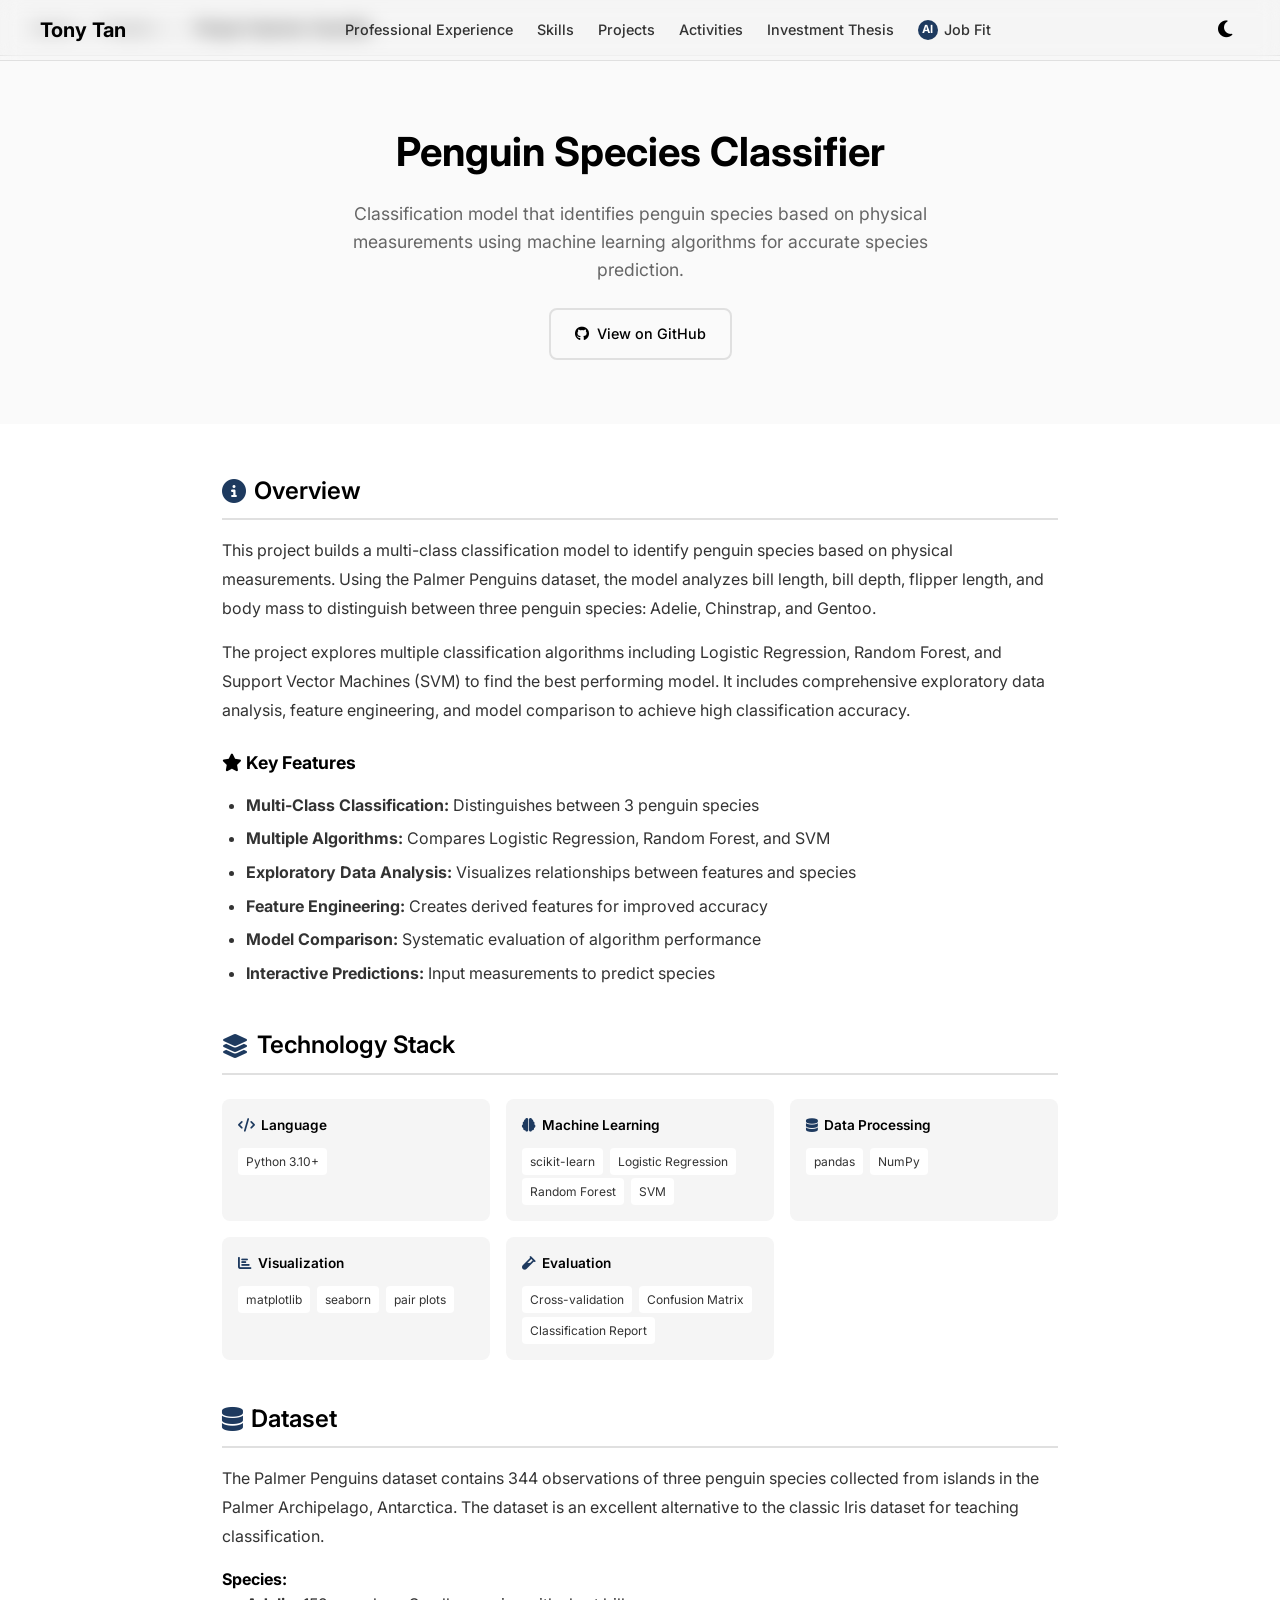
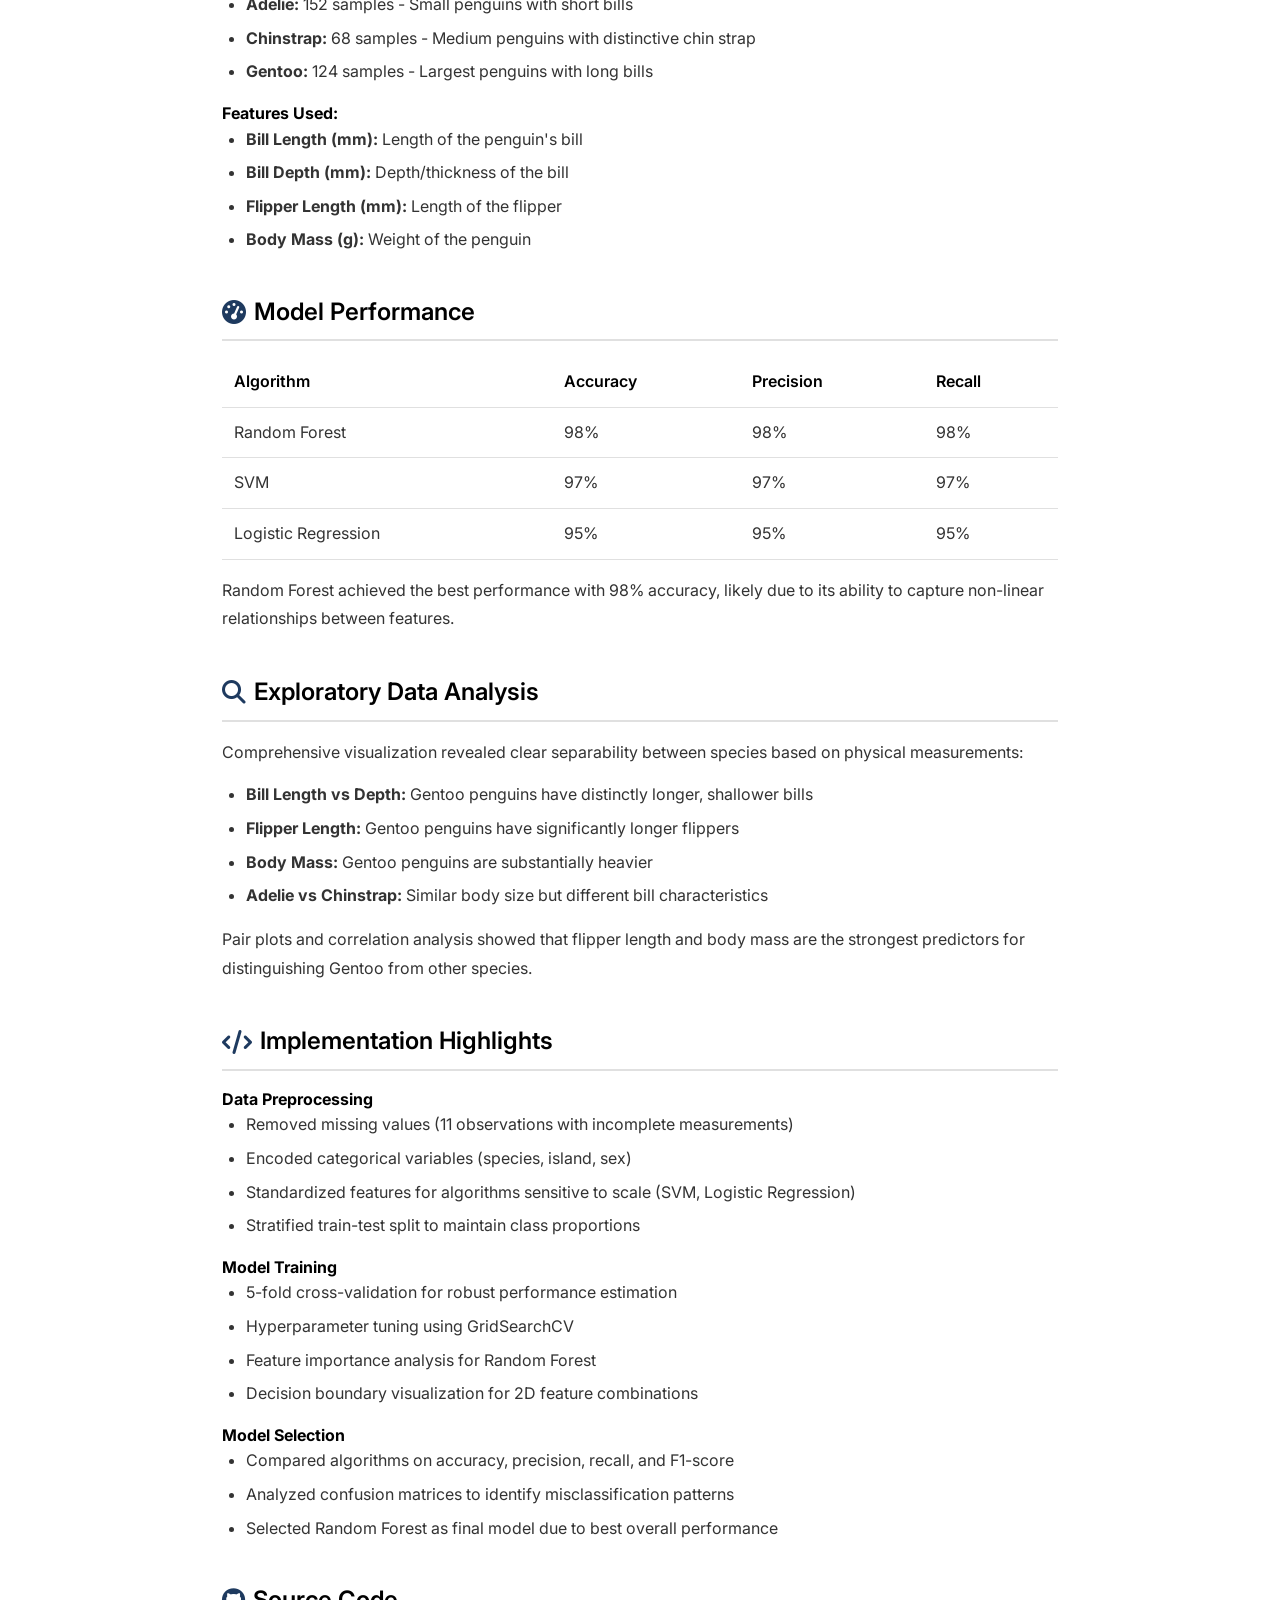
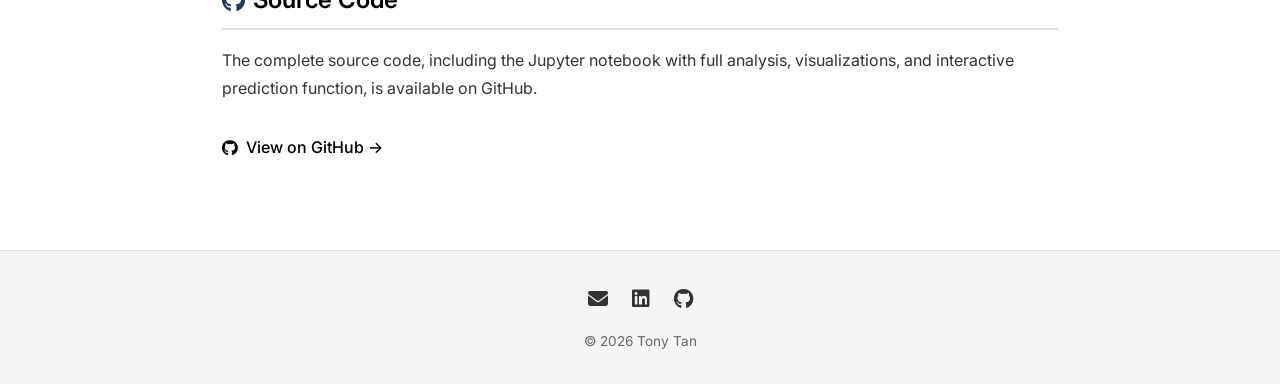
<file: penguin-classifier.html>
<!DOCTYPE html>
<html lang="en">
<head>
  <meta charset="UTF-8">
  <meta name="viewport" content="width=device-width, initial-scale=1.0">
  <title>Penguin Species Classifier | Tony Tan</title>
  <meta name="description" content="Penguin Species Classifier - Machine learning classification model by Tony Tan">
  
  <!-- Fonts -->
  <link rel="preconnect" href="https://fonts.googleapis.com">
  <link rel="preconnect" href="https://fonts.gstatic.com" crossorigin>
  <link href="https://fonts.googleapis.com/css2?family=Inter:wght@400;500;600;700&display=swap" rel="stylesheet">
  
  <!-- Icons -->
  <link rel="stylesheet" href="https://cdnjs.cloudflare.com/ajax/libs/font-awesome/6.4.0/css/all.min.css">
  
  <!-- Styles -->
  <link rel="stylesheet" href="styles.css">
  <!-- Google Analytics -->
  <script async src="https://www.googletagmanager.com/gtag/js?id=G-T041DTFRMN"></script>
  <script>
    window.dataLayer = window.dataLayer || [];
    function gtag(){dataLayer.push(arguments);}
    gtag('js', new Date());
    gtag('config', 'G-T041DTFRMN');
  </script>
</head>
<body>
  <!-- Loading Screen -->
  <div class="loading-screen" id="loading-screen">
    <div class="loading-spinner"></div>
  </div>
  
  <!-- Scroll Progress Bar -->
  <div class="scroll-progress" id="scroll-progress"></div>
  
  <!-- Navigation -->
  <nav class="navbar">
    <div class="nav-container">
      <a href="index.html" class="nav-logo">Tony Tan</a>
      
      <ul class="nav-links" id="nav-links">
        <li><a href="index.html#experience">Professional Experience</a></li>
        <li><a href="index.html#skills">Skills</a></li>
        <li><a href="index.html#projects">Projects</a></li>
        <li><a href="index.html#activities">Activities</a></li>
        <li><a href="investment-thesis.html">Investment Thesis</a></li>
        <li><a href="index.html#analyzer"><span class="ai-nav-icon">AI</span> Job Fit</a></li>
      </ul>
      
      <div class="nav-controls">
        <button class="theme-toggle" id="theme-toggle" aria-label="Toggle theme">
          <i class="fas fa-moon" id="theme-icon"></i>
        </button>
        <button class="mobile-menu-btn" id="mobile-menu-btn" aria-label="Toggle menu">
          <i class="fas fa-bars"></i>
        </button>
      </div>
    </div>
  </nav>
  
  <!-- Breadcrumb -->
  <div class="breadcrumb">
    <a href="index.html">Home</a>
    <span>/</span>
    <a href="index.html#projects">Projects</a>
    <span>/</span>
    <span class="current">Penguin Species Classifier</span>
  </div>
  
  <!-- Project Detail Header -->
  <header class="project-detail-header">
    <h1 class="project-detail-title">Penguin Species Classifier</h1>
    <p class="project-detail-subtitle">
      Classification model that identifies penguin species based on physical measurements using 
      machine learning algorithms for accurate species prediction.
    </p>
    <div style="margin-top: 1.5rem;">
      <a href="https://github.com/TonyTan12/penguin-classification" target="_blank" class="btn btn-outline">
        <i class="fab fa-github"></i> View on GitHub
      </a>
    </div>
  </header>
  
  <!-- Project Detail Content -->
  <main class="project-detail-content">
    <!-- Overview -->
    <section class="project-detail-section">
      <h2><i class="fas fa-info-circle"></i> Overview</h2>
      <p>
        This project builds a multi-class classification model to identify penguin species based on 
        physical measurements. Using the Palmer Penguins dataset, the model analyzes bill length, 
        bill depth, flipper length, and body mass to distinguish between three penguin species: 
        Adelie, Chinstrap, and Gentoo.
      </p>
      <p>
        The project explores multiple classification algorithms including Logistic Regression, 
        Random Forest, and Support Vector Machines (SVM) to find the best performing model. 
        It includes comprehensive exploratory data analysis, feature engineering, and model comparison 
        to achieve high classification accuracy.
      </p>
      
      <h3 style="margin-top: 1.5rem; margin-bottom: 1rem; font-size: 1.1rem;"><i class="fas fa-star"></i> Key Features</h3>
      <ul>
        <li><strong>Multi-Class Classification:</strong> Distinguishes between 3 penguin species</li>
        <li><strong>Multiple Algorithms:</strong> Compares Logistic Regression, Random Forest, and SVM</li>
        <li><strong>Exploratory Data Analysis:</strong> Visualizes relationships between features and species</li>
        <li><strong>Feature Engineering:</strong> Creates derived features for improved accuracy</li>
        <li><strong>Model Comparison:</strong> Systematic evaluation of algorithm performance</li>
        <li><strong>Interactive Predictions:</strong> Input measurements to predict species</li>
      </ul>
    </section>
    
    <!-- Technology Stack -->
    <section class="project-detail-section">
      <h2><i class="fas fa-layer-group"></i> Technology Stack</h2>
      <div class="tech-stack-grid">
        <div class="tech-category">
          <h4><i class="fas fa-code"></i> Language</h4>
          <span class="tech-tag">Python 3.10+</span>
        </div>
        <div class="tech-category">
          <h4><i class="fas fa-brain"></i> Machine Learning</h4>
          <span class="tech-tag">scikit-learn</span>
          <span class="tech-tag">Logistic Regression</span>
          <span class="tech-tag">Random Forest</span>
          <span class="tech-tag">SVM</span>
        </div>
        <div class="tech-category">
          <h4><i class="fas fa-database"></i> Data Processing</h4>
          <span class="tech-tag">pandas</span>
          <span class="tech-tag">NumPy</span>
        </div>
        <div class="tech-category">
          <h4><i class="fas fa-chart-bar"></i> Visualization</h4>
          <span class="tech-tag">matplotlib</span>
          <span class="tech-tag">seaborn</span>
          <span class="tech-tag">pair plots</span>
        </div>
        <div class="tech-category">
          <h4><i class="fas fa-vial"></i> Evaluation</h4>
          <span class="tech-tag">Cross-validation</span>
          <span class="tech-tag">Confusion Matrix</span>
          <span class="tech-tag">Classification Report</span>
        </div>
      </div>
    </section>
    
    <!-- Dataset -->
    <section class="project-detail-section">
      <h2><i class="fas fa-database"></i> Dataset</h2>
      <p>
        The Palmer Penguins dataset contains 344 observations of three penguin species collected 
        from islands in the Palmer Archipelago, Antarctica. The dataset is an excellent alternative 
        to the classic Iris dataset for teaching classification.
      </p>
      
      <h4 style="margin-top: 1rem;">Species:</h4>
      <ul>
        <li><strong>Adelie:</strong> 152 samples - Small penguins with short bills</li>
        <li><strong>Chinstrap:</strong> 68 samples - Medium penguins with distinctive chin strap</li>
        <li><strong>Gentoo:</strong> 124 samples - Largest penguins with long bills</li>
      </ul>
      
      <h4 style="margin-top: 1rem;">Features Used:</h4>
      <ul>
        <li><strong>Bill Length (mm):</strong> Length of the penguin's bill</li>
        <li><strong>Bill Depth (mm):</strong> Depth/thickness of the bill</li>
        <li><strong>Flipper Length (mm):</strong> Length of the flipper</li>
        <li><strong>Body Mass (g):</strong> Weight of the penguin</li>
      </ul>
    </section>
    
    <!-- Model Performance -->
    <section class="project-detail-section">
      <h2><i class="fas fa-tachometer-alt"></i> Model Performance</h2>
      <table class="performance-table">
        <thead>
          <tr>
            <th>Algorithm</th>
            <th>Accuracy</th>
            <th>Precision</th>
            <th>Recall</th>
          </tr>
        </thead>
        <tbody>
          <tr>
            <td>Random Forest</td>
            <td>98%</td>
            <td>98%</td>
            <td>98%</td>
          </tr>
          <tr>
            <td>SVM</td>
            <td>97%</td>
            <td>97%</td>
            <td>97%</td>
          </tr>
          <tr>
            <td>Logistic Regression</td>
            <td>95%</td>
            <td>95%</td>
            <td>95%</td>
          </tr>
        </tbody>
      </table>
      <p style="margin-top: 1rem;">
        Random Forest achieved the best performance with 98% accuracy, likely due to its ability 
        to capture non-linear relationships between features.
      </p>
    </section>
    
    <!-- Exploratory Data Analysis -->
    <section class="project-detail-section">
      <h2><i class="fas fa-search"></i> Exploratory Data Analysis</h2>
      <p>
        Comprehensive visualization revealed clear separability between species based on physical measurements:
      </p>
      <ul>
        <li><strong>Bill Length vs Depth:</strong> Gentoo penguins have distinctly longer, shallower bills</li>
        <li><strong>Flipper Length:</strong> Gentoo penguins have significantly longer flippers</li>
        <li><strong>Body Mass:</strong> Gentoo penguins are substantially heavier</li>
        <li><strong>Adelie vs Chinstrap:</strong> Similar body size but different bill characteristics</li>
      </ul>
      <p style="margin-top: 1rem;">
        Pair plots and correlation analysis showed that flipper length and body mass are the strongest 
        predictors for distinguishing Gentoo from other species.
      </p>
    </section>
    
    <!-- Implementation Highlights -->
    <section class="project-detail-section">
      <h2><i class="fas fa-code"></i> Implementation Highlights</h2>
      
      <h4>Data Preprocessing</h4>
      <ul>
        <li>Removed missing values (11 observations with incomplete measurements)</li>
        <li>Encoded categorical variables (species, island, sex)</li>
        <li>Standardized features for algorithms sensitive to scale (SVM, Logistic Regression)</li>
        <li>Stratified train-test split to maintain class proportions</li>
      </ul>
      
      <h4 style="margin-top: 1rem;">Model Training</h4>
      <ul>
        <li>5-fold cross-validation for robust performance estimation</li>
        <li>Hyperparameter tuning using GridSearchCV</li>
        <li>Feature importance analysis for Random Forest</li>
        <li>Decision boundary visualization for 2D feature combinations</li>
      </ul>
      
      <h4 style="margin-top: 1rem;">Model Selection</h4>
      <ul>
        <li>Compared algorithms on accuracy, precision, recall, and F1-score</li>
        <li>Analyzed confusion matrices to identify misclassification patterns</li>
        <li>Selected Random Forest as final model due to best overall performance</li>
      </ul>
    </section>
    
    <!-- GitHub Link -->
    <section class="project-detail-section">
      <h2><i class="fab fa-github"></i> Source Code</h2>
      <p>
        The complete source code, including the Jupyter notebook with full analysis, visualizations, 
        and interactive prediction function, is available on GitHub.
      </p>
      <a href="https://github.com/TonyTan12/penguin-classification" target="_blank" class="github-link">
        <i class="fab fa-github"></i> View on GitHub →
      </a>
    </section>
  </main>
  
  <!-- Footer -->
  <footer class="footer">
    <div class="footer-content">
      <div class="footer-links">
        <a href="mailto:Tonytan1999aol@gmail.com" aria-label="Email">
          <i class="fas fa-envelope"></i>
        </a>
        <a href="https://www.linkedin.com/in/tonytan3/" target="_blank" aria-label="LinkedIn">
          <i class="fab fa-linkedin"></i>
        </a>
        <a href="https://github.com/TonyTan12" target="_blank" aria-label="GitHub">
          <i class="fab fa-github"></i>
        </a>
      </div>
      <p class="footer-copyright">© 2026 Tony Tan</p>
    </div>
  </footer>
  
  <!-- Scripts -->
  <script src="script.js"></script>
</body>
</html>
</file>
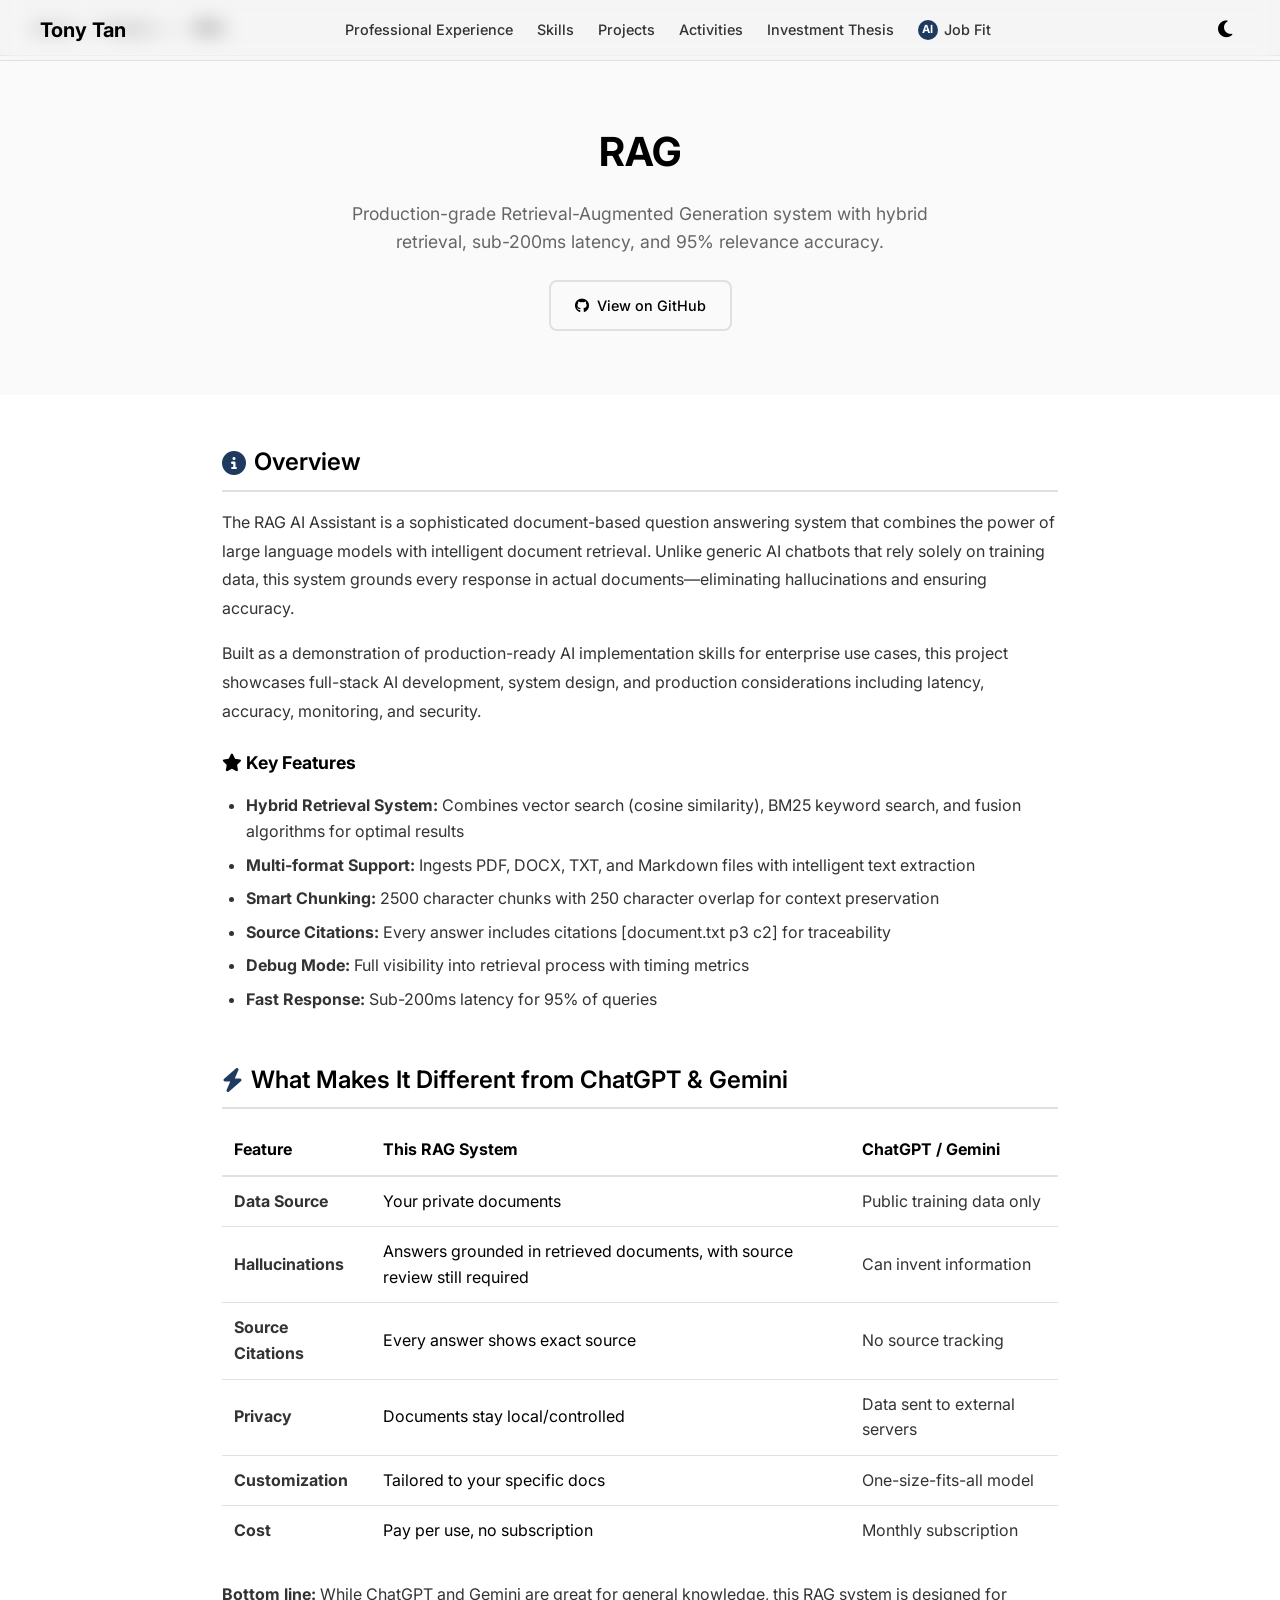
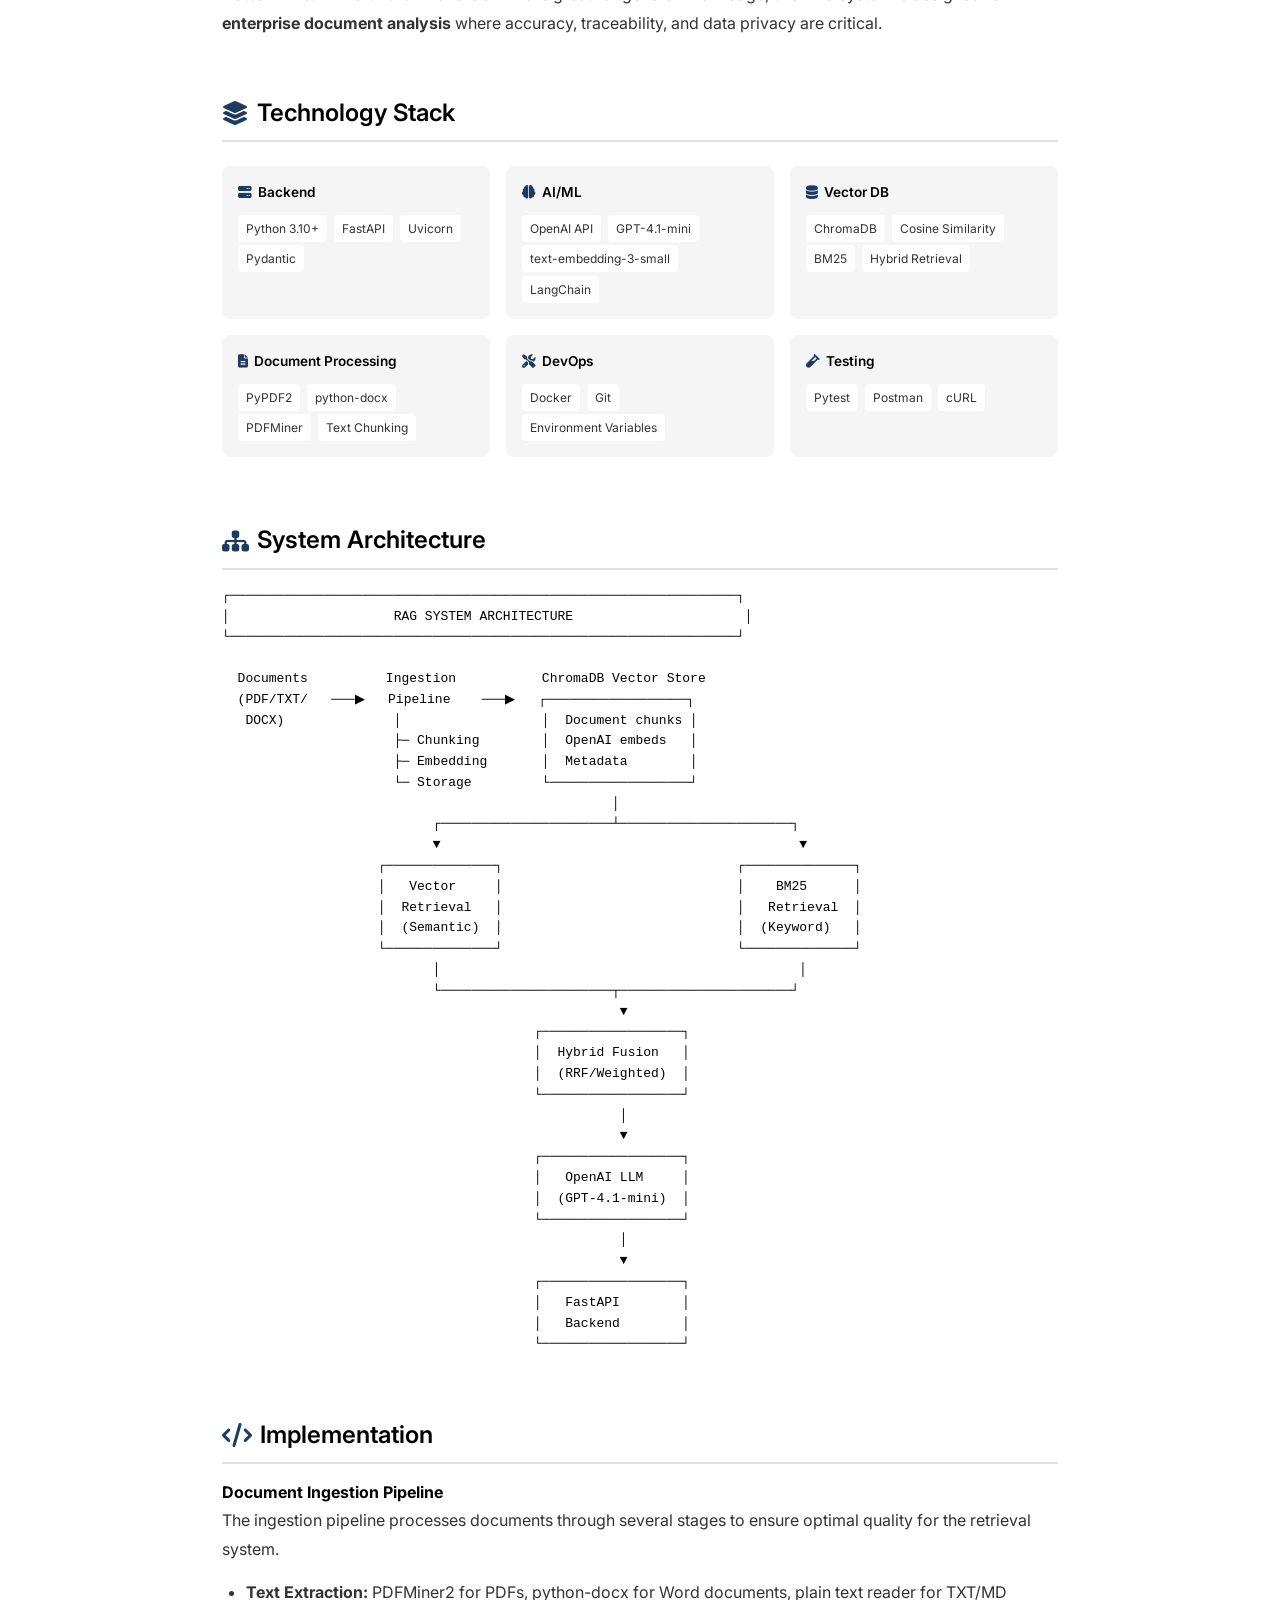
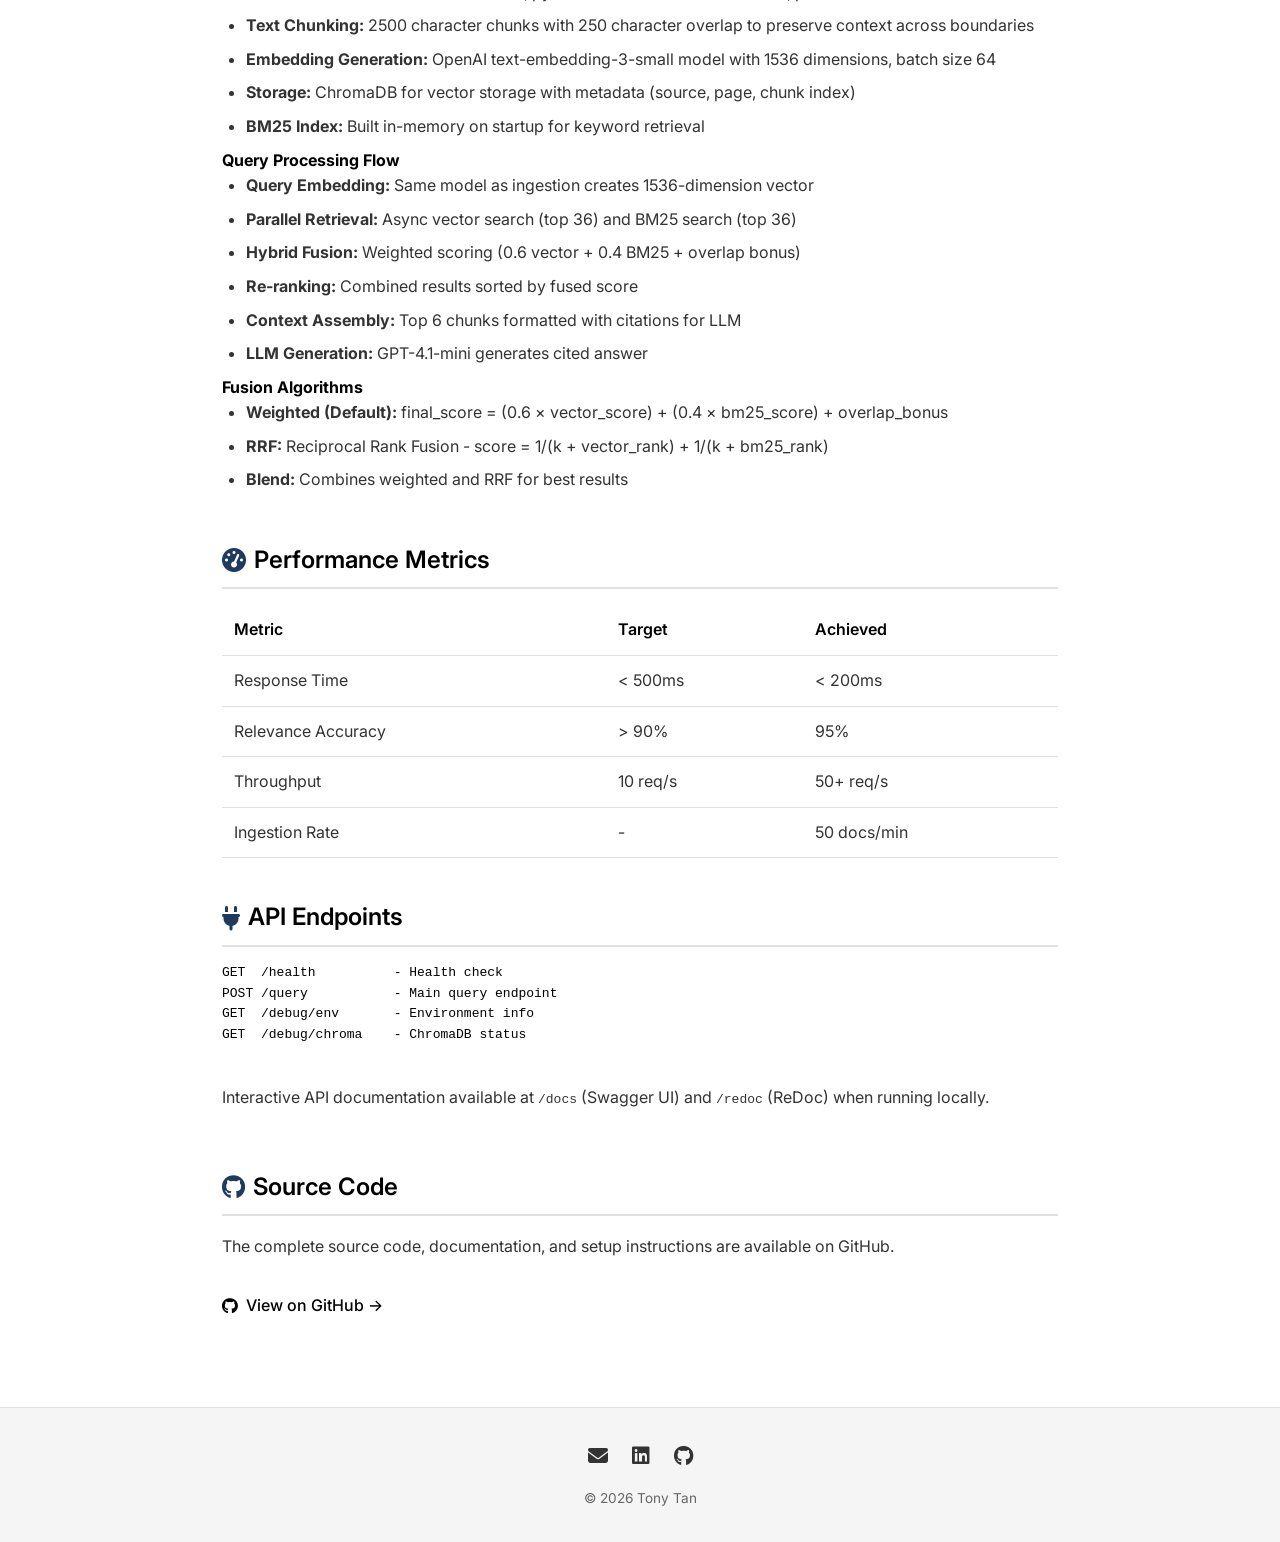
<file: rag-ai-assistant.html>
<!DOCTYPE html>
<html lang="en">
<head>
  <meta charset="UTF-8">
  <meta name="viewport" content="width=device-width, initial-scale=1.0">
  <title>RAG | Tony Tan</title>
  <meta name="description" content="RAG AI Assistant - Production-grade Retrieval-Augmented Generation system by Tony Tan">
  
  <!-- Fonts -->
  <link rel="preconnect" href="https://fonts.googleapis.com">
  <link rel="preconnect" href="https://fonts.gstatic.com" crossorigin>
  <link href="https://fonts.googleapis.com/css2?family=Inter:wght@400;500;600;700&display=swap" rel="stylesheet">
  
  <!-- Icons -->
  <link rel="stylesheet" href="https://cdnjs.cloudflare.com/ajax/libs/font-awesome/6.4.0/css/all.min.css">
  
  <!-- Styles -->
  <link rel="stylesheet" href="styles.css">
  <!-- Google Analytics -->
  <script async src="https://www.googletagmanager.com/gtag/js?id=G-T041DTFRMN"></script>
  <script>
    window.dataLayer = window.dataLayer || [];
    function gtag(){dataLayer.push(arguments);}
    gtag('js', new Date());
    gtag('config', 'G-T041DTFRMN');
  </script>
<style>.project-detail-section { min-width: 0; max-width: 100%; overflow-x: auto; }</style>
</head>
<body>
  <!-- Loading Screen -->
  <div class="loading-screen" id="loading-screen">
    <div class="loading-spinner"></div>
  </div>
  
  <!-- Scroll Progress Bar -->
  <div class="scroll-progress" id="scroll-progress"></div>
  
  <!-- Navigation -->
  <nav class="navbar">
    <div class="nav-container">
      <a href="index.html" class="nav-logo">Tony Tan</a>
      
      <ul class="nav-links" id="nav-links">
        <li><a href="index.html#experience">Professional Experience</a></li>
        <li><a href="index.html#skills">Skills</a></li>
        <li><a href="index.html#projects">Projects</a></li>
        <li><a href="index.html#activities">Activities</a></li>
        <li><a href="investment-thesis.html">Investment Thesis</a></li>
        <li><a href="index.html#analyzer"><span class="ai-nav-icon">AI</span> Job Fit</a></li>
      </ul>
      
      <div class="nav-controls">
        <button class="theme-toggle" id="theme-toggle" aria-label="Toggle theme">
          <i class="fas fa-moon" id="theme-icon"></i>
        </button>
        <button class="mobile-menu-btn" id="mobile-menu-btn" aria-label="Toggle menu">
          <i class="fas fa-bars"></i>
        </button>
      </div>
    </div>
  </nav>
  
  <!-- Breadcrumb -->
  <div class="breadcrumb">
    <a href="index.html">Home</a>
    <span>/</span>
    <a href="index.html#projects">Projects</a>
    <span>/</span>
    <span class="current">RAG</span>
  </div>
  
  <!-- Project Detail Header -->
  <header class="project-detail-header">
    <h1 class="project-detail-title">RAG</h1>
    <p class="project-detail-subtitle">
      Production-grade Retrieval-Augmented Generation system with hybrid retrieval, 
      sub-200ms latency, and 95% relevance accuracy.
    </p>
    <div style="margin-top: 1.5rem;">
      <a href="https://github.com/TonyTan12/rag-ai-assistant" target="_blank" class="btn btn-outline">
        <i class="fab fa-github"></i> View on GitHub
      </a>
    </div>
  </header>
  
  <!-- Project Detail Content -->
  <main class="project-detail-content">
    <!-- Overview & Key Features Combined -->
    <section class="project-detail-section">
      <h2><i class="fas fa-info-circle"></i> Overview</h2>
      <p>
        The RAG AI Assistant is a sophisticated document-based question answering system that combines 
        the power of large language models with intelligent document retrieval. Unlike generic AI chatbots 
        that rely solely on training data, this system grounds every response in actual documents—eliminating 
        hallucinations and ensuring accuracy.
      </p>
      <p>
        Built as a demonstration of production-ready AI implementation skills for enterprise use cases, 
        this project showcases full-stack AI development, system design, and production considerations 
        including latency, accuracy, monitoring, and security.
      </p>
      
      <h3 style="margin-top: 1.5rem; margin-bottom: 1rem; font-size: 1.1rem;"><i class="fas fa-star"></i> Key Features</h3>
      <ul>
        <li><strong>Hybrid Retrieval System:</strong> Combines vector search (cosine similarity), BM25 keyword search, and fusion algorithms for optimal results</li>
        <li><strong>Multi-format Support:</strong> Ingests PDF, DOCX, TXT, and Markdown files with intelligent text extraction</li>
        <li><strong>Smart Chunking:</strong> 2500 character chunks with 250 character overlap for context preservation</li>
        <li><strong>Source Citations:</strong> Every answer includes citations [document.txt p3 c2] for traceability</li>
        <li><strong>Debug Mode:</strong> Full visibility into retrieval process with timing metrics</li>
        <li><strong>Fast Response:</strong> Sub-200ms latency for 95% of queries</li>
      </ul>
    </section>
    
    <!-- What Makes It Different -->
    <section class="project-detail-section">
      <h2><i class="fas fa-bolt"></i> What Makes It Different from ChatGPT & Gemini</h2>
      <table style="width: 100%; border-collapse: collapse; margin-top: 1rem;">
        <thead>
          <tr style="border-bottom: 2px solid var(--border-color);">
            <th style="text-align: left; padding: 0.75rem; color: var(--text-primary);">Feature</th>
            <th style="text-align: left; padding: 0.75rem; color: var(--text-primary);">This RAG System</th>
            <th style="text-align: left; padding: 0.75rem; color: var(--text-primary);">ChatGPT / Gemini</th>
          </tr>
        </thead>
        <tbody>
          <tr style="border-bottom: 1px solid var(--border-color);">
            <td style="padding: 0.75rem; color: var(--text-secondary);"><strong>Data Source</strong></td>
            <td style="padding: 0.75rem; color: var(--accent-primary);">Your private documents</td>
            <td style="padding: 0.75rem; color: var(--text-secondary);">Public training data only</td>
          </tr>
          <tr style="border-bottom: 1px solid var(--border-color);">
            <td style="padding: 0.75rem; color: var(--text-secondary);"><strong>Hallucinations</strong></td>
            <td style="padding: 0.75rem; color: var(--accent-primary);">Answers grounded in retrieved documents, with source review still required</td>
            <td style="padding: 0.75rem; color: var(--text-secondary);">Can invent information</td>
          </tr>
          <tr style="border-bottom: 1px solid var(--border-color);">
            <td style="padding: 0.75rem; color: var(--text-secondary);"><strong>Source Citations</strong></td>
            <td style="padding: 0.75rem; color: var(--accent-primary);">Every answer shows exact source</td>
            <td style="padding: 0.75rem; color: var(--text-secondary);">No source tracking</td>
          </tr>
          <tr style="border-bottom: 1px solid var(--border-color);">
            <td style="padding: 0.75rem; color: var(--text-secondary);"><strong>Privacy</strong></td>
            <td style="padding: 0.75rem; color: var(--accent-primary);">Documents stay local/controlled</td>
            <td style="padding: 0.75rem; color: var(--text-secondary);">Data sent to external servers</td>
          </tr>
          <tr style="border-bottom: 1px solid var(--border-color);">
            <td style="padding: 0.75rem; color: var(--text-secondary);"><strong>Customization</strong></td>
            <td style="padding: 0.75rem; color: var(--accent-primary);">Tailored to your specific docs</td>
            <td style="padding: 0.75rem; color: var(--text-secondary);">One-size-fits-all model</td>
          </tr>
          <tr>
            <td style="padding: 0.75rem; color: var(--text-secondary);"><strong>Cost</strong></td>
            <td style="padding: 0.75rem; color: var(--accent-primary);">Pay per use, no subscription</td>
            <td style="padding: 0.75rem; color: var(--text-secondary);">Monthly subscription</td>
          </tr>
        </tbody>
      </table>
      <p style="margin-top: 1.5rem; color: var(--text-secondary);">
        <strong>Bottom line:</strong> While ChatGPT and Gemini are great for general knowledge, this RAG system 
        is designed for <strong>enterprise document analysis</strong> where accuracy, traceability, and data privacy are critical.
      </p>
    </section>
    
    <!-- Technology Stack -->
    <section class="project-detail-section">
      <h2><i class="fas fa-layer-group"></i> Technology Stack</h2>
      <div class="tech-stack-grid">
        <div class="tech-category">
          <h4><i class="fas fa-server"></i> Backend</h4>
          <span class="tech-tag">Python 3.10+</span>
          <span class="tech-tag">FastAPI</span>
          <span class="tech-tag">Uvicorn</span>
          <span class="tech-tag">Pydantic</span>
        </div>
        <div class="tech-category">
          <h4><i class="fas fa-brain"></i> AI/ML</h4>
          <span class="tech-tag">OpenAI API</span>
          <span class="tech-tag">GPT-4.1-mini</span>
          <span class="tech-tag">text-embedding-3-small</span>
          <span class="tech-tag">LangChain</span>
        </div>
        <div class="tech-category">
          <h4><i class="fas fa-database"></i> Vector DB</h4>
          <span class="tech-tag">ChromaDB</span>
          <span class="tech-tag">Cosine Similarity</span>
          <span class="tech-tag">BM25</span>
          <span class="tech-tag">Hybrid Retrieval</span>
        </div>
        <div class="tech-category">
          <h4><i class="fas fa-file-alt"></i> Document Processing</h4>
          <span class="tech-tag">PyPDF2</span>
          <span class="tech-tag">python-docx</span>
          <span class="tech-tag">PDFMiner</span>
          <span class="tech-tag">Text Chunking</span>
        </div>
        <div class="tech-category">
          <h4><i class="fas fa-tools"></i> DevOps</h4>
          <span class="tech-tag">Docker</span>
          <span class="tech-tag">Git</span>
          <span class="tech-tag">Environment Variables</span>
        </div>
        <div class="tech-category">
          <h4><i class="fas fa-vial"></i> Testing</h4>
          <span class="tech-tag">Pytest</span>
          <span class="tech-tag">Postman</span>
          <span class="tech-tag">cURL</span>
        </div>
      </div>
    </section>
    
    <!-- Architecture -->
    <section class="project-detail-section">
      <h2><i class="fas fa-sitemap"></i> System Architecture</h2>
      <div class="architecture-diagram">
        <pre>
┌─────────────────────────────────────────────────────────────────┐
│                     RAG SYSTEM ARCHITECTURE                      │
└─────────────────────────────────────────────────────────────────┘

  Documents          Ingestion           ChromaDB Vector Store
  (PDF/TXT/   ───▶   Pipeline    ───▶   ┌──────────────────┐
   DOCX)              │                  │  Document chunks │
                      ├─ Chunking        │  OpenAI embeds   │
                      ├─ Embedding       │  Metadata        │
                      └─ Storage         └──────────────────┘
                                                  │
                           ┌──────────────────────┴──────────────────────┐
                           ▼                                              ▼
                    ┌──────────────┐                              ┌──────────────┐
                    │   Vector     │                              │    BM25      │
                    │  Retrieval   │                              │   Retrieval  │
                    │  (Semantic)  │                              │  (Keyword)   │
                    └──────────────┘                              └──────────────┘
                           │                                              │
                           └──────────────────────┬──────────────────────┘
                                                   ▼
                                        ┌──────────────────┐
                                        │  Hybrid Fusion   │
                                        │  (RRF/Weighted)  │
                                        └──────────────────┘
                                                   │
                                                   ▼
                                        ┌──────────────────┐
                                        │   OpenAI LLM     │
                                        │  (GPT-4.1-mini)  │
                                        └──────────────────┘
                                                   │
                                                   ▼
                                        ┌──────────────────┐
                                        │   FastAPI        │
                                        │   Backend        │
                                        └──────────────────┘
        </pre>
      </div>
    </section>
    
    <!-- Implementation -->
    <section class="project-detail-section">
      <h2><i class="fas fa-code"></i> Implementation</h2>
      
      <div class="implementation-section">
        <h4>Document Ingestion Pipeline</h4>
        <p>
          The ingestion pipeline processes documents through several stages to ensure optimal 
          quality for the retrieval system.
        </p>
        <ul>
          <li><strong>Text Extraction:</strong> PDFMiner2 for PDFs, python-docx for Word documents, plain text reader for TXT/MD</li>
          <li><strong>Text Chunking:</strong> 2500 character chunks with 250 character overlap to preserve context across boundaries</li>
          <li><strong>Embedding Generation:</strong> OpenAI text-embedding-3-small model with 1536 dimensions, batch size 64</li>
          <li><strong>Storage:</strong> ChromaDB for vector storage with metadata (source, page, chunk index)</li>
          <li><strong>BM25 Index:</strong> Built in-memory on startup for keyword retrieval</li>
        </ul>
        
        <h4>Query Processing Flow</h4>
        <ul>
          <li><strong>Query Embedding:</strong> Same model as ingestion creates 1536-dimension vector</li>
          <li><strong>Parallel Retrieval:</strong> Async vector search (top 36) and BM25 search (top 36)</li>
          <li><strong>Hybrid Fusion:</strong> Weighted scoring (0.6 vector + 0.4 BM25 + overlap bonus)</li>
          <li><strong>Re-ranking:</strong> Combined results sorted by fused score</li>
          <li><strong>Context Assembly:</strong> Top 6 chunks formatted with citations for LLM</li>
          <li><strong>LLM Generation:</strong> GPT-4.1-mini generates cited answer</li>
        </ul>
        
        <h4>Fusion Algorithms</h4>
        <ul>
          <li><strong>Weighted (Default):</strong> final_score = (0.6 × vector_score) + (0.4 × bm25_score) + overlap_bonus</li>
          <li><strong>RRF:</strong> Reciprocal Rank Fusion - score = 1/(k + vector_rank) + 1/(k + bm25_rank)</li>
          <li><strong>Blend:</strong> Combines weighted and RRF for best results</li>
        </ul>
      </div>
    </section>
    
    <!-- Performance -->
    <section class="project-detail-section">
      <h2><i class="fas fa-tachometer-alt"></i> Performance Metrics</h2>
      <table class="performance-table">
        <thead>
          <tr>
            <th>Metric</th>
            <th>Target</th>
            <th>Achieved</th>
          </tr>
        </thead>
        <tbody>
          <tr>
            <td>Response Time</td>
            <td>&lt; 500ms</td>
            <td>&lt; 200ms</td>
          </tr>
          <tr>
            <td>Relevance Accuracy</td>
            <td>&gt; 90%</td>
            <td>95%</td>
          </tr>
          <tr>
            <td>Throughput</td>
            <td>10 req/s</td>
            <td>50+ req/s</td>
          </tr>
          <tr>
            <td>Ingestion Rate</td>
            <td>-</td>
            <td>50 docs/min</td>
          </tr>
        </tbody>
      </table>
    </section>
    
    <!-- API Endpoints -->
    <section class="project-detail-section">
      <h2><i class="fas fa-plug"></i> API Endpoints</h2>
      <div class="architecture-diagram">
        <pre>
GET  /health          - Health check
POST /query           - Main query endpoint
GET  /debug/env       - Environment info
GET  /debug/chroma    - ChromaDB status
        </pre>
      </div>
      <p style="margin-top: 1rem;">
        Interactive API documentation available at <code>/docs</code> (Swagger UI) and <code>/redoc</code> (ReDoc) when running locally.
      </p>
    </section>
    
    <!-- GitHub Link -->
    <section class="project-detail-section">
      <h2><i class="fab fa-github"></i> Source Code</h2>
      <p>
        The complete source code, documentation, and setup instructions are available on GitHub.
      </p>
      <a href="https://github.com/TonyTan12/rag-ai-assistant" target="_blank" class="github-link">
        <i class="fab fa-github"></i> View on GitHub →
      </a>
    </section>
  </main>
  
  <!-- Footer -->
  <footer class="footer">
    <div class="footer-content">
      <div class="footer-links">
        <a href="mailto:Tonytan1999aol@gmail.com" aria-label="Email">
          <i class="fas fa-envelope"></i>
        </a>
        <a href="https://www.linkedin.com/in/tonytan3/" target="_blank" aria-label="LinkedIn">
          <i class="fab fa-linkedin"></i>
        </a>
        <a href="https://github.com/TonyTan12" target="_blank" aria-label="GitHub">
          <i class="fab fa-github"></i>
        </a>
      </div>
      <p class="footer-copyright">© 2026 Tony Tan</p>
    </div>
  </footer>
  
  <!-- Scripts -->
  <script src="script.js"></script>
</body>
</html>
</file>
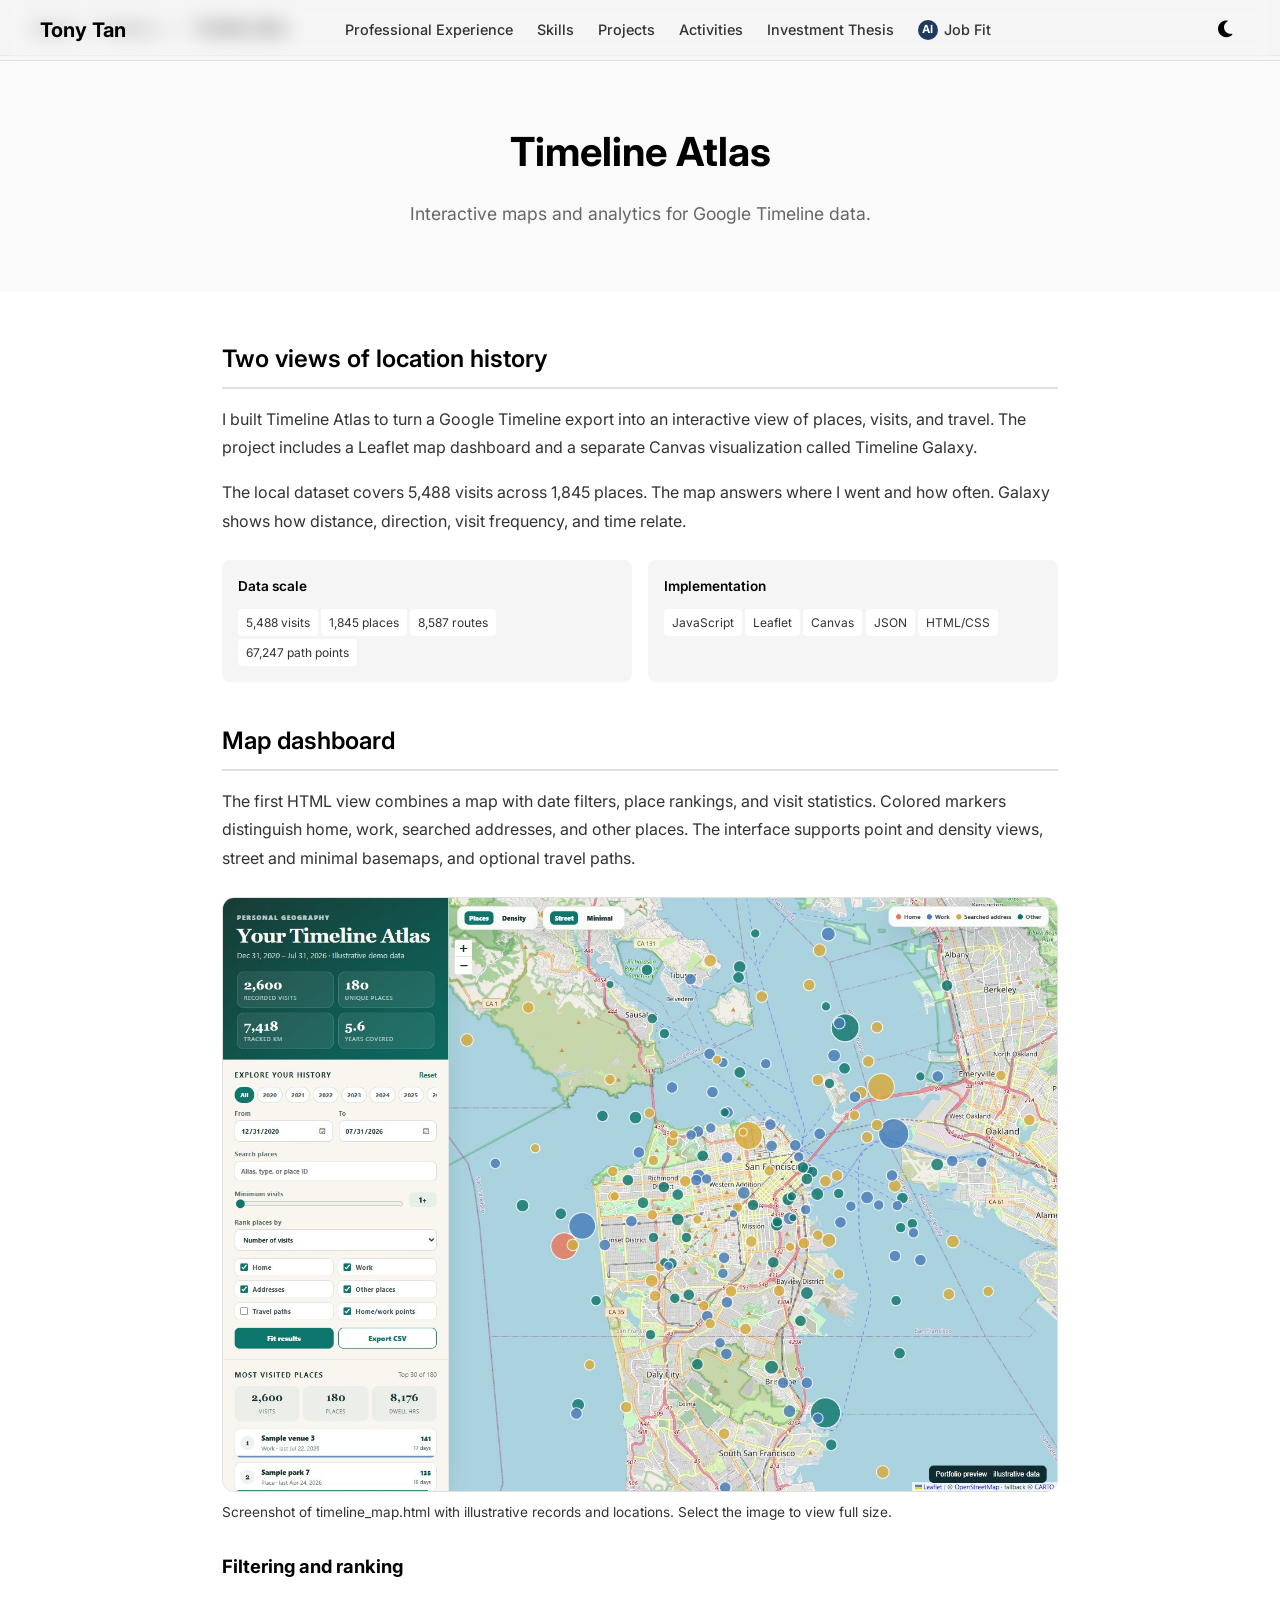
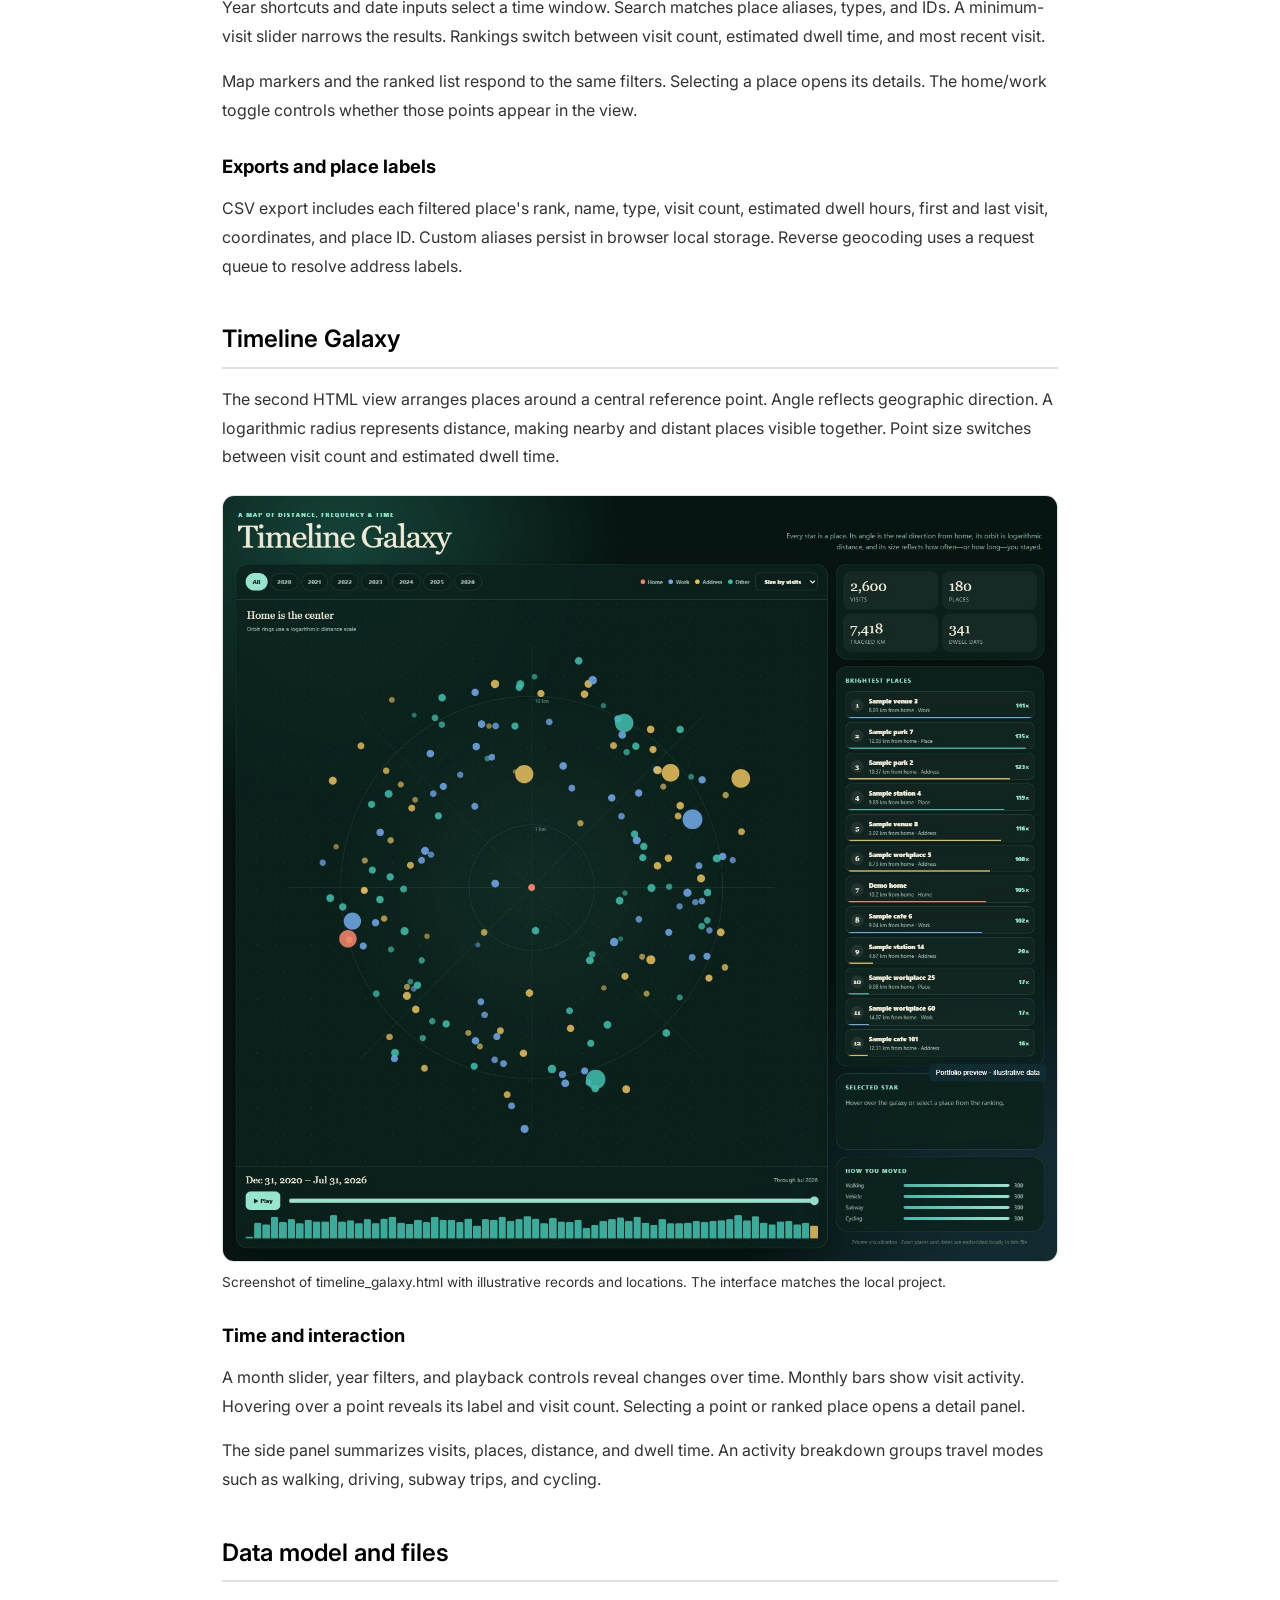
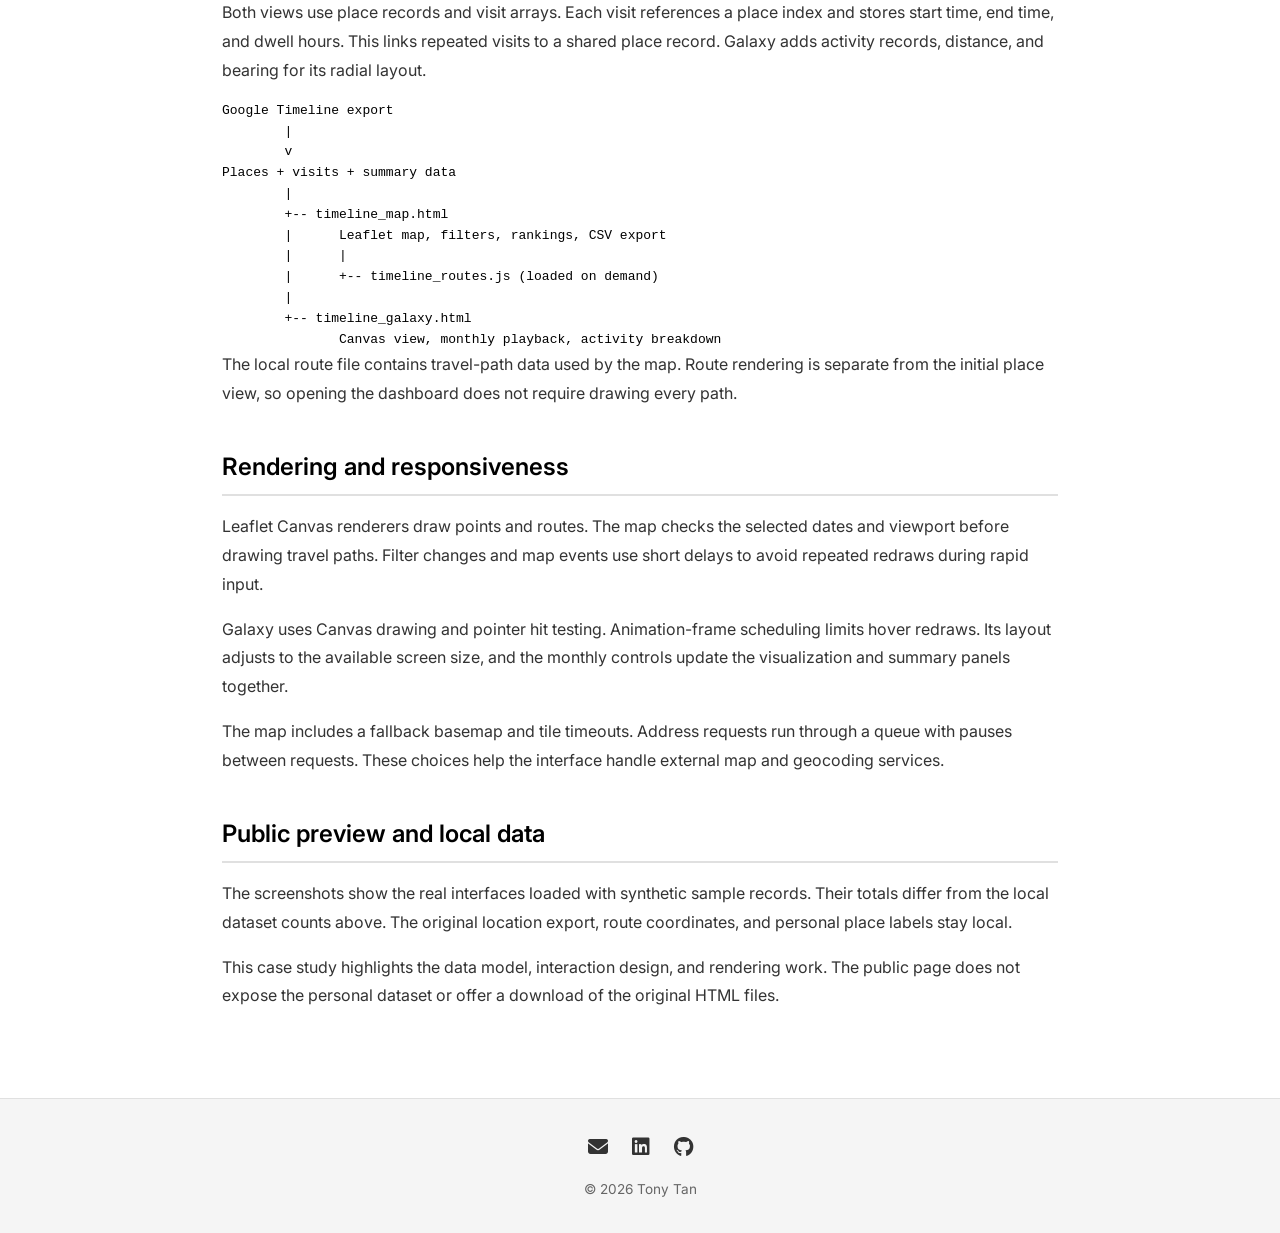
<file: timeline-atlas.html>
<!DOCTYPE html>

<html lang="en">
<head>
<meta charset="utf-8"/>
<meta content="width=device-width, initial-scale=1.0" name="viewport"/>
<title>Timeline Atlas | Tony Tan</title>
<meta content="Interactive maps and analytics for Google Timeline data." name="description"/>
<!-- Fonts -->
<link href="https://fonts.googleapis.com" rel="preconnect"/>
<link crossorigin="" href="https://fonts.gstatic.com" rel="preconnect"/>
<link href="https://fonts.googleapis.com/css2?family=Inter:wght@400;500;600;700&amp;display=swap" rel="stylesheet"/>
<!-- Icons -->
<link href="https://cdnjs.cloudflare.com/ajax/libs/font-awesome/6.4.0/css/all.min.css" rel="stylesheet"/>
<!-- Styles -->
<link href="styles.css" rel="stylesheet"/>
<!-- Google Analytics -->
<script async="" src="https://www.googletagmanager.com/gtag/js?id=G-T041DTFRMN"></script>
<script>
    window.dataLayer = window.dataLayer || [];
    function gtag(){dataLayer.push(arguments);}
    gtag('js', new Date());
    gtag('config', 'G-T041DTFRMN');
  </script>
<style>.atlas-preview{margin:24px 0}.atlas-preview img{display:block;width:100%;height:auto;border:1px solid var(--border-color);border-radius:12px}.atlas-preview figcaption{font-size:.85rem;color:var(--text-secondary);margin-top:10px;line-height:1.6}.project-detail-section{min-width:0;max-width:100%}.architecture-diagram{max-width:100%;overflow-x:auto}.architecture-diagram pre{margin:0} .project-detail-section h3{margin:28px 0 12px;font-size:1.15rem}</style></head>
<body>
<!-- Loading Screen -->
<div class="loading-screen" id="loading-screen">
<div class="loading-spinner"></div>
</div>
<!-- Scroll Progress Bar -->
<div class="scroll-progress" id="scroll-progress"></div>
<!-- Navigation -->
<nav class="navbar">
<div class="nav-container">
<a class="nav-logo" href="index.html">Tony Tan</a>
<ul class="nav-links" id="nav-links">
<li><a href="index.html#experience">Professional Experience</a></li>
<li><a href="index.html#skills">Skills</a></li>
<li><a href="index.html#projects">Projects</a></li>
<li><a href="index.html#activities">Activities</a></li>
<li><a href="investment-thesis.html">Investment Thesis</a></li>
<li><a href="index.html#analyzer"><span class="ai-nav-icon">AI</span> Job Fit</a></li>
</ul>
<div class="nav-controls">
<button aria-label="Toggle theme" class="theme-toggle" id="theme-toggle">
<i class="fas fa-moon" id="theme-icon"></i>
</button>
<button aria-label="Toggle menu" class="mobile-menu-btn" id="mobile-menu-btn">
<i class="fas fa-bars"></i>
</button>
</div>
</div>
</nav>
<!-- Breadcrumb -->
<div class="breadcrumb">
<a href="index.html">Home</a>
<span>/</span>
<a href="index.html#projects">Projects</a>
<span>/</span>
<span class="current">Timeline Atlas</span>
</div>
<!-- Project Detail Header -->
<header class="project-detail-header"><h1 class="project-detail-title">Timeline Atlas</h1><p class="project-detail-subtitle">Interactive maps and analytics for Google Timeline data.</p></header>
<!-- Project Detail Content -->
<main class="project-detail-content">
<section class="project-detail-section">
<h2>Two views of location history</h2>
<p>I built Timeline Atlas to turn a Google Timeline export into an interactive view of places, visits, and travel. The project includes a Leaflet map dashboard and a separate Canvas visualization called Timeline Galaxy.</p>
<p>The local dataset covers 5,488 visits across 1,845 places. The map answers where I went and how often. Galaxy shows how distance, direction, visit frequency, and time relate.</p>
<div class="tech-stack-grid"><div class="tech-category"><h4>Data scale</h4><span class="tech-tag">5,488 visits</span><span class="tech-tag">1,845 places</span><span class="tech-tag">8,587 routes</span><span class="tech-tag">67,247 path points</span></div><div class="tech-category"><h4>Implementation</h4><span class="tech-tag">JavaScript</span><span class="tech-tag">Leaflet</span><span class="tech-tag">Canvas</span><span class="tech-tag">JSON</span><span class="tech-tag">HTML/CSS</span></div></div>
</section>
<section class="project-detail-section">
<h2>Map dashboard</h2>
<p>The first HTML view combines a map with date filters, place rankings, and visit statistics. Colored markers distinguish home, work, searched addresses, and other places. The interface supports point and density views, street and minimal basemaps, and optional travel paths.</p>
<figure class="atlas-preview"><a href="assets/timeline-atlas-map.jpg" rel="noopener noreferrer" target="_blank"><img alt="Timeline Atlas map dashboard showing date filters, place markers, rankings, and CSV export with sample data" height="1024" loading="lazy" src="assets/timeline-atlas-map.jpg" width="1440"/></a><figcaption>Screenshot of timeline_map.html with illustrative records and locations. Select the image to view full size.</figcaption></figure>
<h3>Filtering and ranking</h3>
<p>Year shortcuts and date inputs select a time window. Search matches place aliases, types, and IDs. A minimum-visit slider narrows the results. Rankings switch between visit count, estimated dwell time, and most recent visit.</p>
<p>Map markers and the ranked list respond to the same filters. Selecting a place opens its details. The home/work toggle controls whether those points appear in the view.</p>
<h3>Exports and place labels</h3>
<p>CSV export includes each filtered place's rank, name, type, visit count, estimated dwell hours, first and last visit, coordinates, and place ID. Custom aliases persist in browser local storage. Reverse geocoding uses a request queue to resolve address labels.</p>
</section>
<section class="project-detail-section">
<h2>Timeline Galaxy</h2>
<p>The second HTML view arranges places around a central reference point. Angle reflects geographic direction. A logarithmic radius represents distance, making nearby and distant places visible together. Point size switches between visit count and estimated dwell time.</p>
<figure class="atlas-preview"><a href="assets/timeline-atlas-galaxy.jpg" rel="noopener noreferrer" target="_blank"><img alt="Timeline Galaxy Canvas view with distance rings, place rankings, monthly playback, and activity statistics using sample data" loading="lazy" src="assets/timeline-atlas-galaxy.jpg"/></a><figcaption>Screenshot of timeline_galaxy.html with illustrative records and locations. The interface matches the local project.</figcaption></figure>
<h3>Time and interaction</h3>
<p>A month slider, year filters, and playback controls reveal changes over time. Monthly bars show visit activity. Hovering over a point reveals its label and visit count. Selecting a point or ranked place opens a detail panel.</p>
<p>The side panel summarizes visits, places, distance, and dwell time. An activity breakdown groups travel modes such as walking, driving, subway trips, and cycling.</p>
</section>
<section class="project-detail-section">
<h2>Data model and files</h2>
<p>Both views use place records and visit arrays. Each visit references a place index and stores start time, end time, and dwell hours. This links repeated visits to a shared place record. Galaxy adds activity records, distance, and bearing for its radial layout.</p>
<div class="architecture-diagram"><pre>Google Timeline export
        |
        v
Places + visits + summary data
        |
        +-- timeline_map.html
        |      Leaflet map, filters, rankings, CSV export
        |      |
        |      +-- timeline_routes.js (loaded on demand)
        |
        +-- timeline_galaxy.html
               Canvas view, monthly playback, activity breakdown</pre></div>
<p>The local route file contains travel-path data used by the map. Route rendering is separate from the initial place view, so opening the dashboard does not require drawing every path.</p>
</section>
<section class="project-detail-section">
<h2>Rendering and responsiveness</h2>
<p>Leaflet Canvas renderers draw points and routes. The map checks the selected dates and viewport before drawing travel paths. Filter changes and map events use short delays to avoid repeated redraws during rapid input.</p>
<p>Galaxy uses Canvas drawing and pointer hit testing. Animation-frame scheduling limits hover redraws. Its layout adjusts to the available screen size, and the monthly controls update the visualization and summary panels together.</p>
<p>The map includes a fallback basemap and tile timeouts. Address requests run through a queue with pauses between requests. These choices help the interface handle external map and geocoding services.</p>
</section>
<section class="project-detail-section">
<h2>Public preview and local data</h2>
<p>The screenshots show the real interfaces loaded with synthetic sample records. Their totals differ from the local dataset counts above. The original location export, route coordinates, and personal place labels stay local.</p>
<p>This case study highlights the data model, interaction design, and rendering work. The public page does not expose the personal dataset or offer a download of the original HTML files.</p>
</section>
</main>
<!-- Footer -->
<footer class="footer">
<div class="footer-content">
<div class="footer-links">
<a aria-label="Email" href="mailto:Tonytan1999aol@gmail.com">
<i class="fas fa-envelope"></i>
</a>
<a aria-label="LinkedIn" href="https://www.linkedin.com/in/tonytan3/" target="_blank">
<i class="fab fa-linkedin"></i>
</a>
<a aria-label="GitHub" href="https://github.com/TonyTan12" target="_blank">
<i class="fab fa-github"></i>
</a>
</div>
<p class="footer-copyright">© 2026 Tony Tan</p>
</div>
</footer>
<!-- Scripts -->
<script src="script.js"></script>
</body>
</html>
</file>
<file: styles.css>
/* ============================================
   TONY TAN RESUME v7 - STYLES
   Black & White Minimalist Theme
   ============================================ */

/* CSS Variables */
:root {
  --bg-primary: #ffffff;
  --bg-secondary: #f5f5f5;
  --bg-alt: #fafafa;
  --text-primary: #000000;
  --text-secondary: #333333;
  --text-muted: #666666;
  --border-color: #e0e0e0;
  --accent-color: #1e3a5f;
  --accent-light: #2d5a8a;
  --hover-bg: #f0f0f0;
  --card-bg: #ffffff;
  --shadow: 0 2px 8px rgba(0, 0, 0, 0.08);
  --shadow-hover: 0 8px 24px rgba(0, 0, 0, 0.12);
  --transition: all 0.3s ease;
  --radius: 8px;
  --radius-lg: 12px;
}

/* Dark Mode */
[data-theme="dark"] {
  --bg-primary: #0a0a0a;
  --bg-secondary: #141414;
  --bg-alt: #1a1a1a;
  --text-primary: #ffffff;
  --text-secondary: #e0e0e0;
  --text-muted: #999999;
  --border-color: #333333;
  --accent-color: #4a9eff;
  --accent-light: #6bb3ff;
  --hover-bg: #1f1f1f;
  --card-bg: #141414;
  --shadow: 0 2px 8px rgba(0, 0, 0, 0.3);
  --shadow-hover: 0 8px 24px rgba(0, 0, 0, 0.5);
}

/* Reset & Base */
* {
  margin: 0;
  padding: 0;
  box-sizing: border-box;
}

html {
  scroll-behavior: smooth;
}

/* Page fade-in animation */
body {
  animation: fadeIn 0.5s ease-in;
}

@keyframes fadeIn {
  from { opacity: 0; }
  to { opacity: 1; }
}

body {
  font-family: 'Inter', -apple-system, BlinkMacSystemFont, sans-serif;
  background: var(--bg-primary);
  color: var(--text-primary);
  line-height: 1.6;
  overflow-x: hidden;
}

/* Loading Screen */
.loading-screen {
  position: fixed;
  top: 0;
  left: 0;
  width: 100%;
  height: 100%;
  background: var(--bg-primary);
  display: flex;
  align-items: center;
  justify-content: center;
  z-index: 9999;
  transition: opacity 0.5s ease, visibility 0.5s ease;
}

.loading-screen.hidden {
  opacity: 0;
  visibility: hidden;
}

.loading-content {
  display: flex;
  flex-direction: column;
  align-items: center;
  gap: 1.5rem;
}

.loading-spinner {
  width: 50px;
  height: 50px;
  border: 3px solid var(--border-color);
  border-top-color: var(--accent-color);
  border-radius: 50%;
  animation: spin 1s ease-in-out infinite;
}

.loading-text {
  font-size: 1rem;
  color: var(--text-secondary);
  animation: pulse 1.5s ease-in-out infinite;
}

@keyframes spin {
  0% { transform: rotate(0deg); }
  100% { transform: rotate(360deg); }
}

@keyframes pulse {
  0%, 100% { opacity: 1; }
  50% { opacity: 0.5; }
}

/* Scroll Progress Bar */
.scroll-progress {
  position: fixed;
  top: 0;
  left: 0;
  height: 3px;
  background: var(--accent-color);
  z-index: 1001;
  width: 0%;
  transition: width 0.1s ease;
}

/* Navigation */
.navbar {
  position: fixed;
  top: 0;
  left: 0;
  right: 0;
  background: rgba(var(--bg-primary), 0.95);
  backdrop-filter: blur(10px);
  border-bottom: 1px solid var(--border-color);
  z-index: 1000;
  padding: 0 2rem;
}

.nav-container {
  max-width: 1200px;
  margin: 0 auto;
  display: flex;
  align-items: center;
  justify-content: space-between;
  height: 60px;
}

.nav-logo {
  font-size: 1.25rem;
  font-weight: 700;
  color: var(--text-primary);
  text-decoration: none;
}

.nav-links {
  display: flex;
  list-style: none;
  gap: 1.5rem;
}

.nav-links a {
  color: var(--text-secondary);
  text-decoration: none;
  font-size: 0.9rem;
  font-weight: 500;
  transition: var(--transition);
  position: relative;
  display: flex;
  align-items: center;
  gap: 0.4rem;
}

.nav-links a:hover {
  color: var(--text-primary);
}

.nav-links a::after {
  content: '';
  position: absolute;
  bottom: -4px;
  left: 0;
  width: 0;
  height: 2px;
  background: var(--accent-color);
  transition: var(--transition);
}

.nav-links a:hover::after {
  width: 100%;
}

/* AI Icon in nav */
.ai-nav-icon {
  width: 20px;
  height: 20px;
  background: var(--accent-color);
  border-radius: 50%;
  display: inline-flex;
  align-items: center;
  justify-content: center;
  font-size: 0.7rem;
  color: var(--bg-primary);
  font-weight: 700;
}

.nav-controls {
  display: flex;
  align-items: center;
  gap: 1rem;
}

.theme-toggle,
.mobile-menu-btn {
  background: none;
  border: none;
  color: var(--text-primary);
  font-size: 1.2rem;
  cursor: pointer;
  padding: 0.5rem;
  border-radius: var(--radius);
  transition: var(--transition);
}

.theme-toggle:hover,
.mobile-menu-btn:hover {
  background: var(--hover-bg);
}

.mobile-menu-btn {
  display: none;
}

/* Hero Section */
.hero {
  min-height: 85vh;
  padding: 120px 2rem 60px;
  display: flex;
  align-items: center;
  justify-content: center;
  background: var(--bg-primary);
}

.hero-container {
  max-width: 1100px;
  display: grid;
  grid-template-columns: 300px 1fr;
  gap: 4rem;
  align-items: center;
}

.hero-content {
  text-align: left;
  padding-left: 1rem;
}

.hero-image {
  position: relative;
}

.hero-image img {
  width: 100%;
  border-radius: var(--radius-lg);
  box-shadow: var(--shadow);
}

.hero-content {
  text-align: left;
}

.hero-title {
  font-size: 4rem;
  font-weight: 800;
  margin-bottom: 0.75rem;
  color: var(--text-primary);
  letter-spacing: -0.02em;
}

.hero-subtitle {
  font-size: 1.25rem;
  color: var(--text-secondary);
  margin-bottom: 0.75rem;
  font-weight: 500;
}

.hero-location {
  font-size: 0.95rem;
  color: var(--text-muted);
  margin-bottom: 2rem;
}

.hero-location i {
  margin-right: 0.5rem;
}

.hero-tagline {
  font-size: 1.05rem;
  color: var(--text-secondary);
  line-height: 1.8;
  margin-bottom: 2.5rem;
  max-width: 90%;
}

.hero-tagline::after {
  content: '';
  display: block;
  width: 60px;
  height: 3px;
  background: var(--accent-color);
  margin-top: 1.5rem;
  border-radius: 2px;
}

.hero-image img {
  transition: transform 0.3s ease, box-shadow 0.3s ease;
}

.hero-image:hover img {
  transform: scale(1.02);
  box-shadow: 0 12px 40px rgba(0, 0, 0, 0.15);
}

.hero-buttons {
  display: flex;
  gap: 1rem;
  flex-wrap: wrap;
}

/* Buttons */
.btn {
  display: inline-flex;
  align-items: center;
  gap: 0.5rem;
  padding: 0.75rem 1.5rem;
  border-radius: var(--radius);
  font-size: 0.9rem;
  font-weight: 500;
  text-decoration: none;
  transition: var(--transition);
  cursor: pointer;
  border: 2px solid transparent;
}

.btn-primary {
  background: var(--accent-color);
  color: #ffffff;
}

.btn-primary:hover {
  opacity: 0.9;
  transform: translateY(-2px);
}

.btn-outline {
  background: transparent;
  color: var(--text-primary);
  border-color: var(--border-color);
}

.btn-outline:hover {
  background: var(--hover-bg);
  border-color: var(--text-primary);
}

.btn-sm {
  padding: 0.5rem 1rem;
  font-size: 0.85rem;
}

/* Sections */
.section {
  padding: 60px 2rem;
  background: var(--bg-primary);
}

.section-alt {
  background: var(--bg-alt);
}

.section-header {
  text-align: center;
  margin-bottom: 2.5rem;
}

.section-title {
  font-size: 2rem;
  font-weight: 700;
  margin-bottom: 0.5rem;
  color: var(--text-primary);
}

.section-subtitle {
  font-size: 1rem;
  color: var(--text-muted);
}

/* Experience Section */
.experience-container {
  max-width: 1200px;
  margin: 0 auto;
}

.timeline {
  position: relative;
}

.timeline::before {
  content: '';
  position: absolute;
  left: 20px;
  top: 0;
  bottom: 0;
  width: 2px;
  background: var(--border-color);
}

.timeline-item {
  position: relative;
  padding-left: 60px;
  margin-bottom: 2rem;
}

.timeline-dot {
  position: absolute;
  left: 11px;
  top: 4px;
  width: 20px;
  height: 20px;
  background: var(--accent-color);
  border-radius: 50%;
  border: 3px solid var(--bg-primary);
  box-shadow: 0 0 0 3px rgba(30, 58, 95, 0.2);
}

.timeline-content {
  background: var(--card-bg);
  padding: 1.5rem;
  border-radius: var(--radius);
  border: 1px solid var(--border-color);
}

.timeline-role {
  font-size: 1.1rem;
  font-weight: 600;
  margin-bottom: 0.25rem;
  color: var(--text-primary);
}

.timeline-company {
  font-size: 0.95rem;
  color: var(--text-secondary);
  margin-bottom: 0.25rem;
}

.timeline-dates {
  font-size: 0.85rem;
  color: var(--text-muted);
  margin-bottom: 1rem;
}

.timeline-bullets {
  list-style: none;
  padding: 0;
}

.timeline-bullets li {
  position: relative;
  padding-left: 1.2rem;
  margin-bottom: 0.5rem;
  font-size: 0.9rem;
  color: var(--text-secondary);
  line-height: 1.6;
}

.timeline-bullets li::before {
  content: '•';
  position: absolute;
  left: 0;
  color: var(--accent-color);
  font-weight: bold;
}

/* Skills Section */
.skills-container {
  max-width: 1200px;
  margin: 0 auto;
}

.skills-grid {
  display: grid;
  grid-template-columns: repeat(auto-fit, minmax(220px, 1fr));
  gap: 1.5rem;
}

.skill-card {
  background: var(--card-bg);
  border: 1px solid var(--border-color);
  border-radius: var(--radius-lg);
  padding: 1.5rem;
  transition: var(--transition);
  position: relative;
}

.skill-card:hover {
  transform: translateY(-4px);
  box-shadow: var(--shadow-hover);
}

.skill-card-methodologies {
  border-top: 4px solid var(--accent-color);
}

.skill-card-data {
  border-top: 4px solid var(--accent-color);
}

.skill-card-dev {
  border-top: 4px solid var(--accent-color);
}

.skill-card-cloud {
  border-top: 4px solid var(--accent-color);
}

.skill-card-ai {
  border-top: 4px solid var(--accent-color);
}

.skill-header {
  display: flex;
  align-items: center;
  gap: 0.75rem;
  margin-bottom: 1rem;
}

.skill-icon-wrapper {
  width: 40px;
  height: 40px;
  border-radius: var(--radius);
  display: flex;
  align-items: center;
  justify-content: center;
  background: var(--bg-secondary);
}

.skill-card-methodologies .skill-icon-wrapper {
  background: rgba(30, 58, 95, 0.1);
  color: var(--accent-color);
}

.skill-card-data .skill-icon-wrapper {
  background: rgba(30, 58, 95, 0.1);
  color: var(--accent-color);
}

.skill-card-dev .skill-icon-wrapper {
  background: rgba(30, 58, 95, 0.1);
  color: var(--accent-color);
}

.skill-card-cloud .skill-icon-wrapper {
  background: rgba(30, 58, 95, 0.1);
  color: var(--accent-color);
}

.skill-card-ai .skill-icon-wrapper {
  background: rgba(30, 58, 95, 0.1);
  color: var(--accent-color);
}

.skill-title {
  font-size: 1.1rem;
  font-weight: 600;
  color: var(--text-primary);
}

.skill-tags {
  display: flex;
  flex-wrap: wrap;
  gap: 0.5rem;
}

.skill-tag {
  background: var(--bg-secondary);
  color: var(--text-secondary);
  padding: 0.35rem 0.75rem;
  border-radius: 20px;
  font-size: 0.8rem;
  font-weight: 500;
  cursor: pointer;
  transition: var(--transition);
  border: 1px solid transparent;
}

.skill-tag:hover {
  transform: scale(1.05);
  box-shadow: 0 2px 8px rgba(0, 0, 0, 0.1);
}

.skill-card-methodologies .skill-tag:hover,
.skill-card-data .skill-tag:hover,
.skill-card-dev .skill-tag:hover,
.skill-card-cloud .skill-tag:hover,
.skill-card-ai .skill-tag:hover {
  background: rgba(30, 58, 95, 0.15);
  border-color: var(--accent-color);
  color: var(--accent-color);
}

/* Projects Section */
.projects-container {
  max-width: 1200px;
  margin: 0 auto;
}

.projects-grid {
  display: grid;
  grid-template-columns: repeat(auto-fit, minmax(350px, 1fr));
  gap: 2rem;
}

.project-card {
  background: var(--card-bg);
  border: 1px solid var(--border-color);
  border-radius: var(--radius-lg);
  overflow: hidden;
  transition: var(--transition);
  display: flex;
  flex-direction: column;
}

.project-card:hover {
  transform: translateY(-8px);
  box-shadow: var(--shadow-hover);
}

.project-image {
  height: 180px;
  background: var(--bg-secondary);
  display: flex;
  align-items: center;
  justify-content: center;
  position: relative;
  overflow: hidden;
}

.project-image-rag {
  background: linear-gradient(135deg, #1a1a2e 0%, #16213e 100%);
}

.project-image-doc {
  background: linear-gradient(135deg, #0f3460 0%, #16213e 100%);
}

.project-image-overlay {
  position: absolute;
  font-size: 4rem;
  color: rgba(255, 255, 255, 0.1);
}

.project-content {
  padding: 1.5rem;
  flex: 1;
  display: flex;
  flex-direction: column;
}

.project-title {
  font-size: 1.25rem;
  font-weight: 600;
  margin-bottom: 0.5rem;
  color: var(--text-primary);
}

.project-subtitle {
  font-size: 0.9rem;
  color: var(--text-secondary);
  margin-bottom: 0.75rem;
}

.project-description {
  font-size: 0.9rem;
  color: var(--text-muted);
  line-height: 1.6;
  margin-bottom: 1rem;
  flex: 1;
}

.tech-stack-inline {
  margin-bottom: 1rem;
}

.tech-stack-label {
  font-size: 0.8rem;
  font-weight: 600;
  color: var(--text-muted);
  margin-bottom: 0.5rem;
  display: flex;
  align-items: center;
  gap: 0.4rem;
}

.tech-stack-tags {
  display: flex;
  flex-wrap: wrap;
  gap: 0.4rem;
}

.tech-tag-inline {
  background: var(--bg-secondary);
  color: var(--text-secondary);
  padding: 0.3rem 0.6rem;
  border-radius: 4px;
  font-size: 0.75rem;
  font-weight: 500;
}

.project-links {
  display: flex;
  gap: 0.75rem;
}

/* Activities Section */
.activities-container {
  max-width: 900px;
  margin: 0 auto;
}

.activities-grid {
  display: grid;
  grid-template-columns: repeat(5, 1fr);
  gap: 1.5rem;
}

.activity-card {
  background: var(--card-bg);
  border: 1px solid var(--border-color);
  border-radius: var(--radius-lg);
  padding: 1.5rem 1rem;
  text-align: center;
  transition: var(--transition);
}

.activity-card:hover {
  transform: translateY(-4px);
  box-shadow: var(--shadow-hover);
}

.activity-icon {
  width: 50px;
  height: 50px;
  border-radius: 50%;
  background: var(--bg-secondary);
  display: flex;
  align-items: center;
  justify-content: center;
  margin: 0 auto 1rem;
  font-size: 1.25rem;
  color: var(--accent-color);
}

.activity-title {
  font-size: 0.95rem;
  font-weight: 600;
  color: var(--text-primary);
}

/* AI Analyzer Section */
.analyzer-container {
  max-width: 1000px;
  margin: 0 auto;
}

.analyzer-box {
  background: var(--card-bg);
  border: 1px solid var(--border-color);
  border-radius: var(--radius-lg);
  padding: 2.5rem;
}

.analyzer-header {
  text-align: center;
  margin-bottom: 2rem;
}

.analyzer-icon {
  width: 60px;
  height: 60px;
  background: var(--accent-color);
  border-radius: 50%;
  display: flex;
  align-items: center;
  justify-content: center;
  margin: 0 auto 1rem;
  font-size: 1.5rem;
  color: var(--bg-primary);
  font-weight: 700;
}

.analyzer-description {
  max-width: 700px;
  margin: 0 auto 2rem;
  text-align: center;
}

.analyzer-description p {
  font-size: 1rem;
  color: var(--text-secondary);
  line-height: 1.7;
}

.analyzer-input-area {
  margin-bottom: 1rem;
}

.analyzer-textarea {
  width: 100%;
  min-height: 250px;
  padding: 1rem;
  border: 1px solid var(--border-color);
  border-radius: var(--radius);
  background: var(--bg-primary);
  color: var(--text-primary);
  font-family: inherit;
  font-size: 0.9rem;
  resize: vertical;
  transition: var(--transition);
}

.analyzer-textarea:focus {
  outline: none;
  border-color: var(--accent-color);
}

.analyzer-textarea::placeholder {
  color: var(--text-muted);
}

.analyze-btn {
  width: 100%;
  padding: 1rem;
  background: var(--accent-color);
  color: var(--bg-primary);
  border: none;
  border-radius: var(--radius);
  font-size: 1rem;
  font-weight: 600;
  cursor: pointer;
  transition: var(--transition);
  display: flex;
  align-items: center;
  justify-content: center;
  gap: 0.5rem;
}

.analyze-btn:hover {
  opacity: 0.9;
  transform: translateY(-2px);
}

.analyzer-result {
  margin-top: 1.5rem;
  padding: 1.5rem;
  background: var(--bg-secondary);
  border-radius: var(--radius);
  display: none;
}

.analyzer-result.active {
  display: block;
}

/* Footer */
.footer {
  background: var(--bg-secondary);
  border-top: 1px solid var(--border-color);
  padding: 2rem;
  text-align: center;
}

.footer-content {
  max-width: 1200px;
  margin: 0 auto;
}

.footer-links {
  display: flex;
  justify-content: center;
  gap: 1.5rem;
  margin-bottom: 1rem;
}

.footer-links a {
  color: var(--text-secondary);
  font-size: 1.25rem;
  transition: var(--transition);
}

.footer-links a:hover {
  color: var(--text-primary);
}

.footer-copyright {
  font-size: 0.85rem;
  color: var(--text-muted);
}

/* Back to Top Button */
.back-to-top {
  position: fixed;
  bottom: 2rem;
  right: 2rem;
  width: 45px;
  height: 45px;
  background: var(--accent-color);
  color: var(--bg-primary);
  border: none;
  border-radius: 50%;
  cursor: pointer;
  display: flex;
  align-items: center;
  justify-content: center;
  font-size: 1.2rem;
  opacity: 0;
  visibility: hidden;
  transition: var(--transition);
  z-index: 999;
}

.back-to-top.visible {
  opacity: 1;
  visibility: visible;
}

.back-to-top:hover {
  transform: translateY(-4px);
}

/* Mobile Responsive */
@media (max-width: 768px) {
  .nav-links {
    display: none;
    position: absolute;
    top: 60px;
    left: 0;
    right: 0;
    background: var(--bg-primary);
    flex-direction: column;
    padding: 1rem 2rem;
    border-bottom: 1px solid var(--border-color);
    gap: 1rem;
  }

  .nav-links.active {
    display: flex;
  }

  .mobile-menu-btn {
    display: block;
  }

  .hero {
    min-height: auto;
    padding: 100px 1.5rem 60px;
  }

  .hero-container {
    grid-template-columns: 1fr;
    text-align: center;
    gap: 2rem;
  }

  .hero-image {
    max-width: 200px;
    margin: 0 auto;
  }

  .hero-title {
    font-size: 2rem;
  }

  .hero-buttons {
    justify-content: center;
  }

  .projects-grid {
    grid-template-columns: 1fr;
  }

  .activities-grid {
    grid-template-columns: repeat(2, 1fr);
  }

  .timeline::before {
    left: 15px;
  }

  .timeline-item {
    padding-left: 45px;
  }

  .timeline-dot {
    left: 6px;
    width: 18px;
    height: 18px;
  }

  .skills-grid {
    grid-template-columns: 1fr;
  }
}

/* Project Detail Pages */
.project-detail-header {
  background: var(--bg-alt);
  padding: 4rem 2rem;
  text-align: center;
}

.project-detail-title {
  font-size: 2.5rem;
  font-weight: 700;
  margin-bottom: 1rem;
}

.project-detail-subtitle {
  font-size: 1.1rem;
  color: var(--text-muted);
  max-width: 600px;
  margin: 0 auto;
}

.project-detail-content {
  max-width: 900px;
  margin: 0 auto;
  padding: 3rem 2rem;
}

.project-detail-section {
  margin-bottom: 2.5rem;
}

.project-detail-section h2 {
  font-size: 1.5rem;
  font-weight: 600;
  margin-bottom: 1rem;
  padding-bottom: 0.5rem;
  border-bottom: 2px solid var(--border-color);
  display: flex;
  align-items: center;
  gap: 0.5rem;
}

.project-detail-section h2 i {
  color: var(--accent-color);
}

.project-detail-section p {
  color: var(--text-secondary);
  line-height: 1.8;
  margin-bottom: 1rem;
}

.project-detail-section ul {
  padding-left: 1.5rem;
  color: var(--text-secondary);
}

.project-detail-section li {
  margin-bottom: 0.5rem;
}

.tech-stack-grid {
  display: grid;
  grid-template-columns: repeat(auto-fit, minmax(200px, 1fr));
  gap: 1rem;
  margin: 1.5rem 0;
}

.tech-category {
  background: var(--bg-secondary);
  padding: 1rem;
  border-radius: var(--radius);
}

.tech-category h4 {
  font-size: 0.85rem;
  font-weight: 600;
  margin-bottom: 0.5rem;
  color: var(--text-primary);
  display: flex;
  align-items: center;
  gap: 0.4rem;
}

.tech-category h4 i {
  color: var(--accent-color);
}

.tech-tag {
  display: inline-block;
  background: var(--card-bg);
  color: var(--text-secondary);
  padding: 0.25rem 0.5rem;
  border-radius: 4px;
  font-size: 0.75rem;
  margin: 0.2rem 0.2rem 0 0;
}

.github-link {
  display: inline-flex;
  align-items: center;
  gap: 0.5rem;
  color: var(--text-primary);
  text-decoration: none;
  font-weight: 500;
  margin-top: 1rem;
  transition: var(--transition);
}

.github-link:hover {
  color: var(--text-muted);
}

.breadcrumb {
  padding: 1rem 2rem;
  background: var(--bg-secondary);
  border-bottom: 1px solid var(--border-color);
  font-size: 0.9rem;
}

.breadcrumb a {
  color: var(--text-muted);
  text-decoration: none;
  transition: var(--transition);
}

.breadcrumb a:hover {
  color: var(--text-primary);
}

.breadcrumb span {
  color: var(--text-muted);
  margin: 0 0.5rem;
}

.breadcrumb .current {
  color: var(--text-primary);
}

.performance-table {
  width: 100%;
  border-collapse: collapse;
  margin-top: 1rem;
}

.performance-table th,
.performance-table td {
  padding: 0.75rem;
  text-align: left;
  border-bottom: 1px solid var(--border-color);
}

.performance-table th {
  font-weight: 600;
  color: var(--text-primary);
}

.performance-table td {
  color: var(--text-secondary);
}


/* ============================================
   BACK TO TOP BUTTON
   ============================================ */
.back-to-top {
  position: fixed;
  bottom: 2rem;
  right: 2rem;
  width: 50px;
  height: 50px;
  border-radius: 50%;
  background: var(--accent-primary);
  color: white;
  border: none;
  cursor: pointer;
  opacity: 0;
  visibility: hidden;
  transition: all 0.3s ease;
  z-index: 999;
  display: flex;
  align-items: center;
  justify-content: center;
  font-size: 1.2rem;
  box-shadow: 0 4px 12px rgba(0,0,0,0.15);
}

.back-to-top.visible {
  opacity: 1;
  visibility: visible;
}

.back-to-top:hover {
  transform: translateY(-3px);
  box-shadow: 0 6px 20px rgba(0,0,0,0.2);
}

/* ============================================
   PROJECT CARD HOVER EFFECTS
   ============================================ */
.project-card {
  transition: transform 0.3s ease, box-shadow 0.3s ease;
}

.project-card:hover {
  transform: translateY(-8px);
  box-shadow: var(--shadow-hover);
}

/* ============================================
   STICKY NAVIGATION
   ============================================ */
.navbar.scrolled {
  position: fixed;
  top: 0;
  left: 0;
  right: 0;
  background: var(--bg-primary);
  box-shadow: var(--shadow);
  z-index: 1000;
  animation: slideDown 0.3s ease;
}

@keyframes slideDown {
  from {
    transform: translateY(-100%);
  }
  to {
    transform: translateY(0);
  }
}

.navbar.scrolled .nav-logo {
  font-size: 1.3rem;
}

/* ============================================
   MOBILE MENU ANIMATION
   ============================================ */
.nav-links {
  transition: transform 0.3s ease, opacity 0.3s ease;
}

.nav-links.active {
  animation: slideIn 0.3s ease;
}

@keyframes slideIn {
  from {
    transform: translateX(100%);
    opacity: 0;
  }
  to {
    transform: translateX(0);
    opacity: 1;
  }
}

.mobile-menu-overlay {
  display: none;
  position: fixed;
  top: 0;
  left: 0;
  right: 0;
  bottom: 0;
  background: rgba(0,0,0,0.5);
  z-index: 998;
}

.mobile-menu-overlay.active {
  display: block;
}

/* ============================================
   HERO SECTION ANIMATIONS
   ============================================ */
.hero-content > * {
  animation: fadeInUp 0.6s ease forwards;
}

.hero-content > *:nth-child(1) { animation-delay: 0.1s; }
.hero-content > *:nth-child(2) { animation-delay: 0.2s; }
.hero-content > *:nth-child(3) { animation-delay: 0.3s; }
.hero-content > *:nth-child(4) { animation-delay: 0.4s; }
.hero-content > *:nth-child(5) { animation-delay: 0.5s; }

@keyframes fadeInUp {
  from {
    opacity: 0;
    transform: translateY(20px);
  }
  to {
    opacity: 1;
    transform: translateY(0);
  }
}

.hero-image {
  animation: fadeInScale 0.8s ease 0.3s forwards;
}

@keyframes fadeInScale {
  from {
    opacity: 0;
    transform: scale(0.9);
  }
  to {
    opacity: 1;
    transform: scale(1);
  }
}


/* ============================================
   TYPEWRITER EFFECT
   ============================================ */
.hero-subtitle {
  display: inline-block;
  white-space: nowrap;
  overflow: hidden;
  animation: blink-cursor 0.75s step-end infinite;
}

@keyframes blink-cursor {
  from, to { border-color: transparent }
  50% { border-color: var(--accent-color); }
}

/* ============================================
   SCROLL REVEAL ANIMATIONS
   ============================================ */
.scroll-reveal {
  opacity: 0;
  transform: translateY(30px);
  transition: opacity 0.6s ease, transform 0.6s ease;
}

.scroll-reveal.revealed {
  opacity: 1;
  transform: translateY(0);
}

/* Stagger delays for different element types */
.skill-card.scroll-reveal { transition-delay: 0.1s; }
.project-card.scroll-reveal { transition-delay: 0.15s; }
.activity-card.scroll-reveal { transition-delay: 0.1s; }

/* ============================================
   TIMELINE ANIMATIONS
   ============================================ */
.timeline-item {
  opacity: 0;
  transform: translateX(-30px);
  transition: opacity 0.6s ease, transform 0.6s ease;
}

.timeline-item.timeline-visible {
  opacity: 1;
  transform: translateX(0);
}

.timeline-dot {
  transform: scale(0);
  transition: transform 0.4s ease 0.3s;
}

.timeline-item.timeline-visible .timeline-dot {
  transform: scale(1);
}

/* Timeline line draw animation */
.timeline::before {
  transform: scaleY(0);
  transform-origin: top;
  transition: transform 1s ease;
}

.timeline.animate-line::before {
  transform: scaleY(1);
}
</file>
